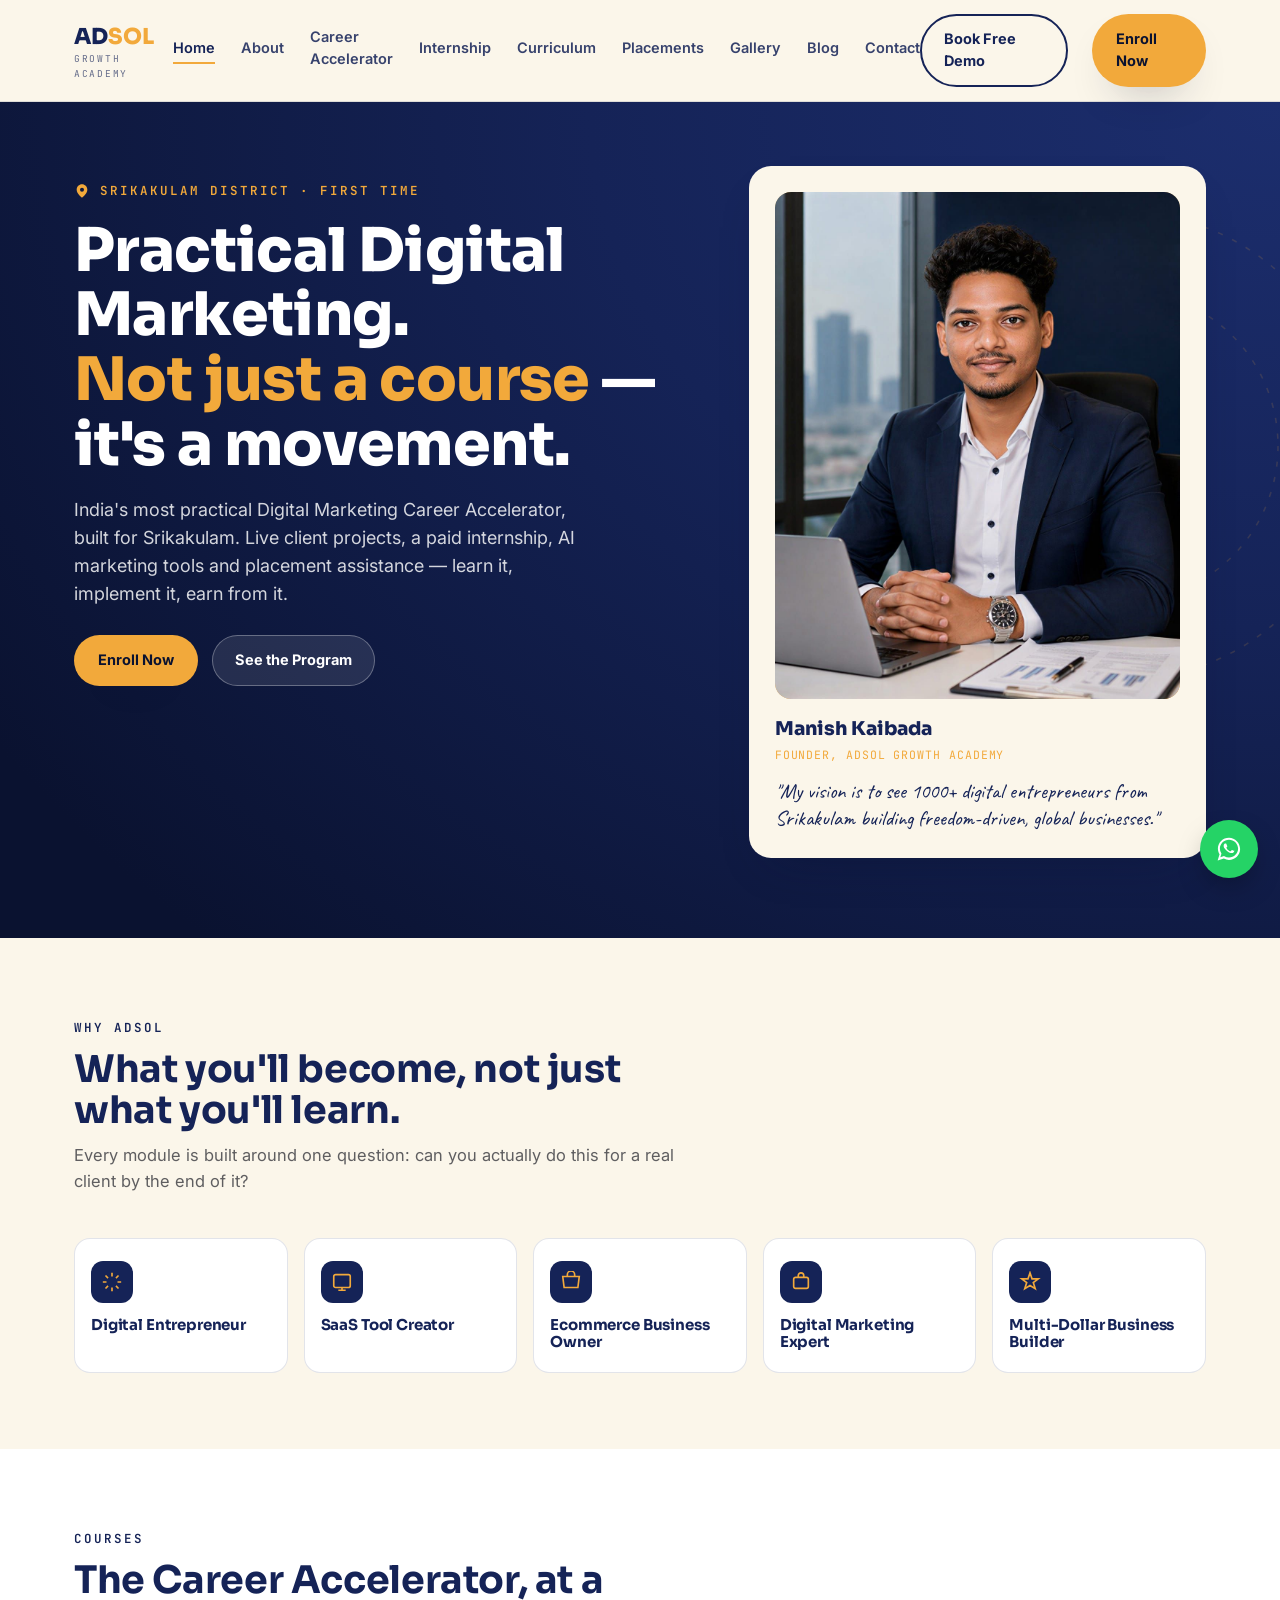
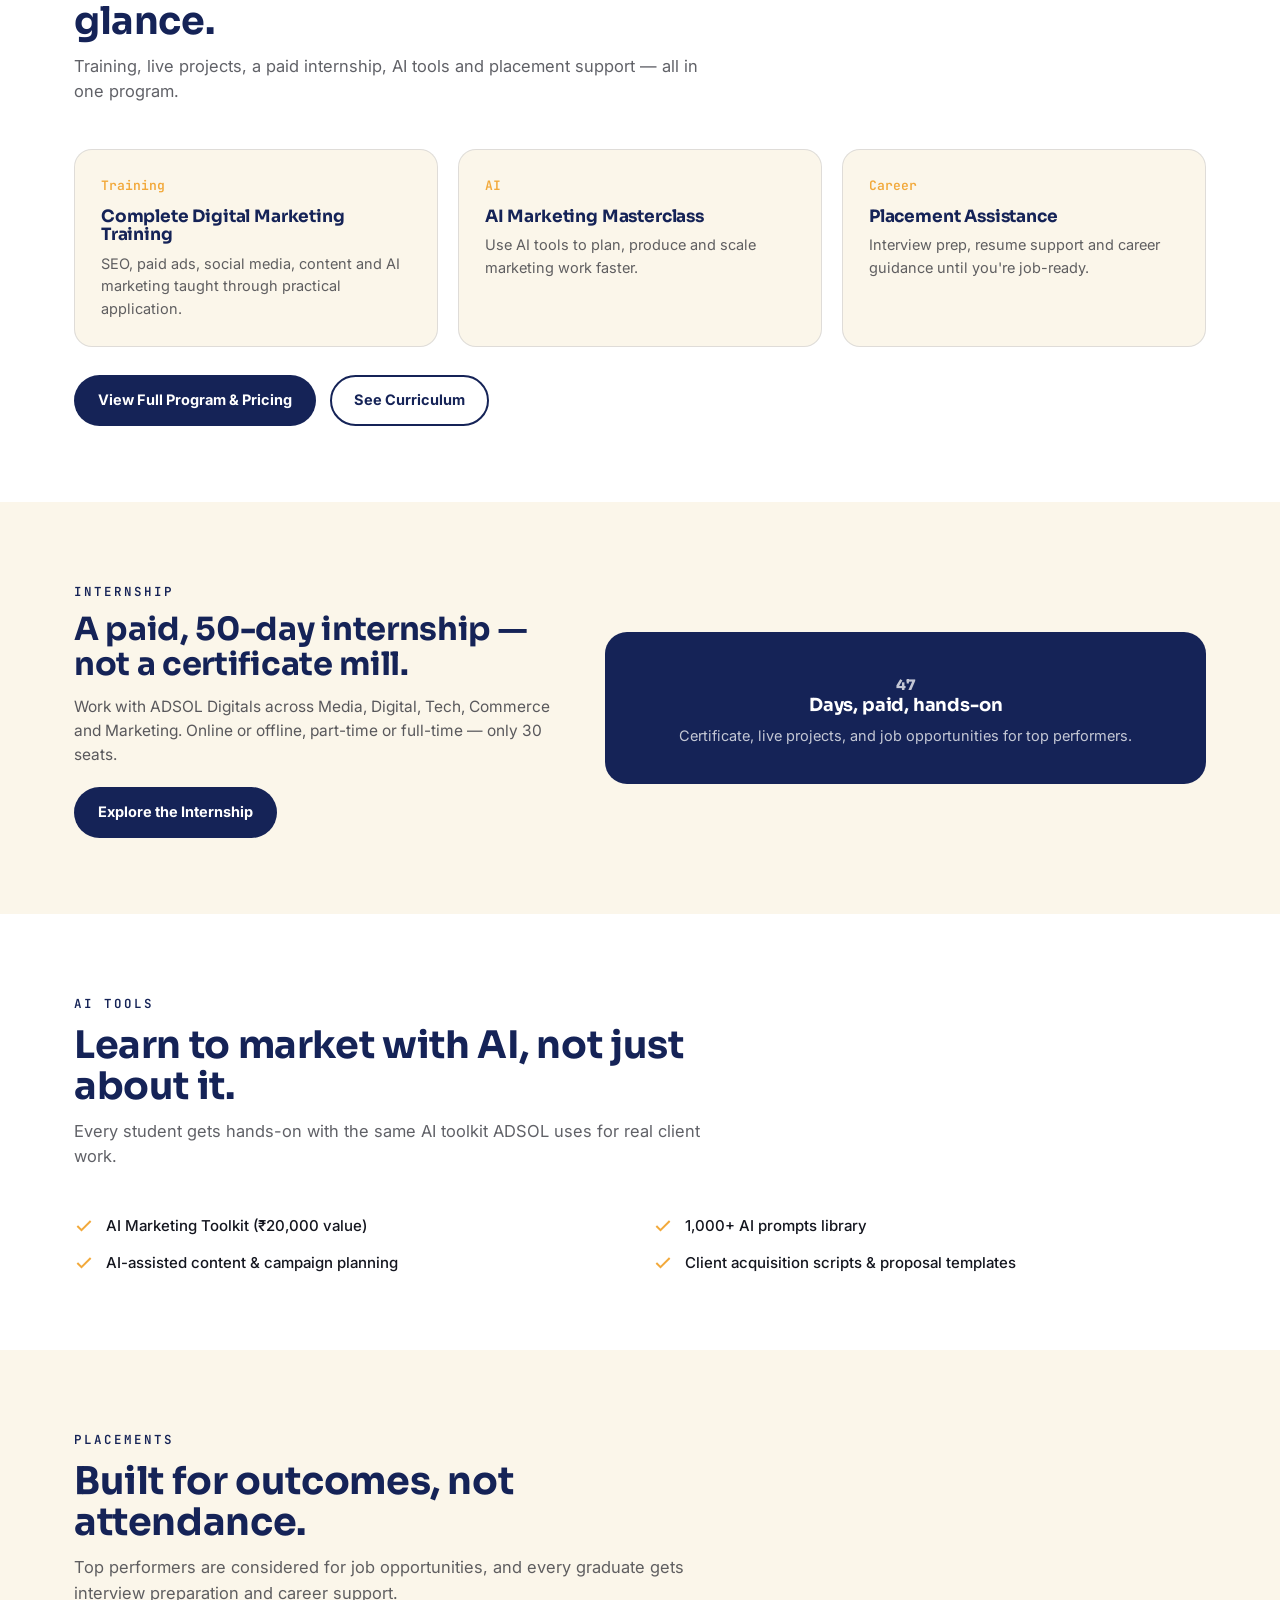
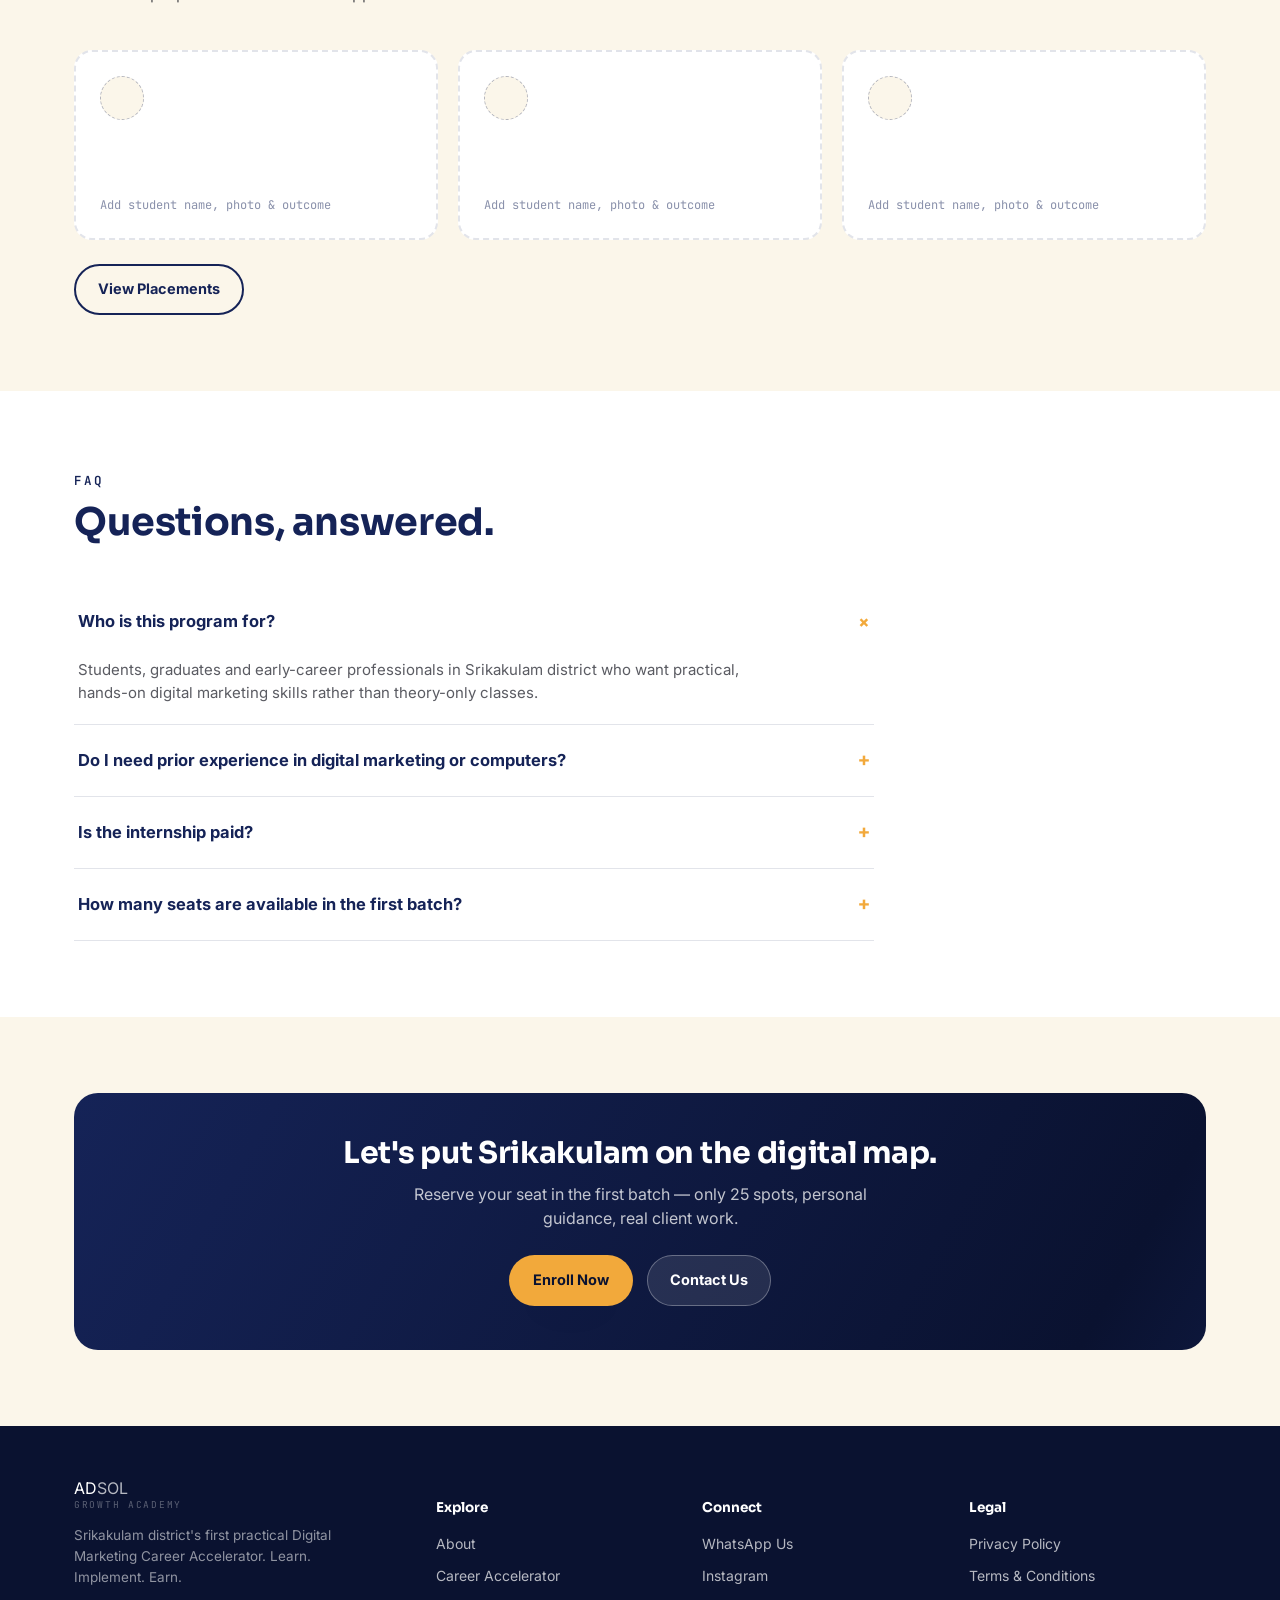
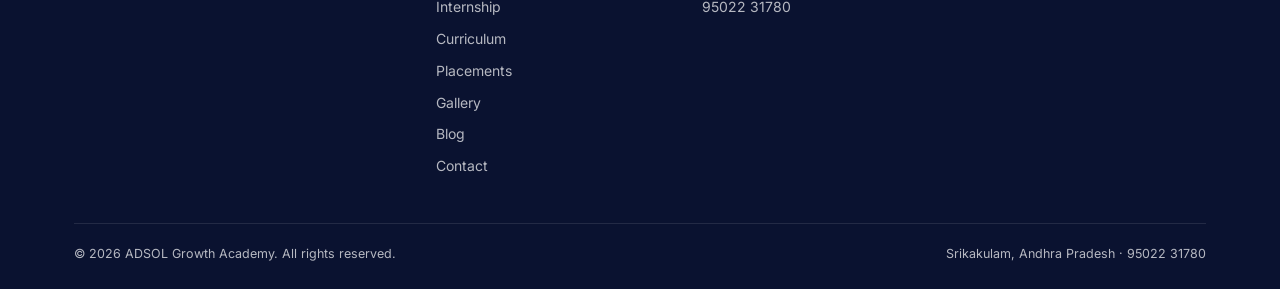
<file: index.html>
<!DOCTYPE html>
<html lang="en">
<head>
<meta charset="UTF-8">
<meta name="viewport" content="width=device-width, initial-scale=1.0">
<title>ADSOL Growth Academy | Digital Marketing Course &amp; Internship in Srikakulam</title>
<meta name="description" content="Join ADSOL Growth Academy — Srikakulam district's first practical Digital Marketing Career Accelerator. Live projects, paid internship, AI marketing tools and placement assistance.">
<meta name="keywords" content="digital marketing course Srikakulam, digital marketing internship, AI marketing course, Srikakulam digital marketing institute, ADSOL Growth Academy">

<meta property="og:type" content="website">
<meta property="og:title" content="ADSOL Growth Academy | Digital Marketing Course &amp; Internship in Srikakulam">
<meta property="og:description" content="Join ADSOL Growth Academy — Srikakulam district's first practical Digital Marketing Career Accelerator. Live projects, paid internship, AI marketing tools and placement assistance.">
<meta property="og:url" content="https://www.adsoldigitals.com/">
<meta property="og:image" content="https://www.adsoldigitals.com/og-image.jpg">
<meta property="og:locale" content="en_IN">

<meta name="twitter:card" content="summary_large_image">
<meta name="twitter:title" content="ADSOL Growth Academy | Digital Marketing Course &amp; Internship in Srikakulam">
<meta name="twitter:description" content="Join ADSOL Growth Academy — Srikakulam district's first practical Digital Marketing Career Accelerator. Live projects, paid internship, AI marketing tools and placement assistance.">

<link rel="preconnect" href="https://fonts.googleapis.com">
<link rel="preconnect" href="https://fonts.gstatic.com" crossorigin>
<link href="https://fonts.googleapis.com/css2?family=Sora:wght@400;500;600;700;800&family=Inter:wght@400;500;600;700&family=Caveat:wght@600;700&family=JetBrains+Mono:wght@500;600&display=swap" rel="stylesheet">
<link rel="stylesheet" href="styles.css">
<link rel="icon" type="image/png" sizes="32x32" href="assets/images/favicon-32.png">
<link rel="apple-touch-icon" sizes="180x180" href="assets/images/favicon-180.png">
<script type="application/ld+json">
{
  "@context": "https://schema.org",
  "@type": "EducationalOrganization",
  "name": "ADSOL Growth Academy",
  "alternateName": "ADSOL Digitals",
  "url": "https://www.adsoldigitals.com/",
  "description": "Srikakulam district's first practical Digital Marketing training institute offering live-project training, paid internships, AI marketing tools and placement assistance.",
  "address": {"@type": "PostalAddress", "addressLocality": "Srikakulam", "addressRegion": "Andhra Pradesh", "addressCountry": "IN"},
  "sameAs": ["https://www.instagram.com/adsoldigitals"],
  "founder": {"@type": "Person", "name": "Manish Kaibada"}
}
</script>
<script type="application/ld+json">
{
  "@context": "https://schema.org",
  "@type": "FAQPage",
  "mainEntity": [
    {"@type": "Question", "name": "Who is this program for?", "acceptedAnswer": {"@type": "Answer", "text": "Students, graduates and early-career professionals in Srikakulam district who want practical, hands-on digital marketing skills."}},
    {"@type": "Question", "name": "Is the internship paid?", "acceptedAnswer": {"@type": "Answer", "text": "Yes, the 50-day internship is paid, available online and offline, part-time or full-time."}},
    {"@type": "Question", "name": "How many seats are available in the first batch?", "acceptedAnswer": {"@type": "Answer", "text": "The first batch is limited to 25 members."}}
  ]
}
</script>
</head>
<body>
<header class="site">
  <div class="scroll-progress"><div class="scroll-progress-fill"></div></div>
  <div class="nav">
    <a href="index.html" class="logo">
      <div class="logo-col">
        <span><span class="ad">AD</span><span class="sol">SOL</span></span>
        <span class="logo-sub">GROWTH ACADEMY</span>
      </div>
    </a>
    <nav class="links">
      <a href="index.html" class="active">Home</a>
      <a href="about.html">About</a>
      <a href="career-accelerator.html">Career Accelerator</a>
      <a href="internship.html">Internship</a>
      <a href="curriculum.html">Curriculum</a>
      <a href="placements.html">Placements</a>
      <a href="gallery.html">Gallery</a>
      <a href="blog.html">Blog</a>
      <a href="contact.html">Contact</a>
    </nav>
    <div class="nav-cta">
      <a href="contact.html" class="btn btn-ghost">Book Free Demo</a>
      <a href="https://wa.me/919502231780?text=Hi%20ADSOL%2C%20I%27m%20interested%20in%20your%20Digital%20Marketing%20Course.%20Please%20share%20the%20complete%20details." class="btn btn-gold" target="_blank" rel="noopener">Enroll Now</a>
    </div>
    <button class="burger" aria-label="Menu"><span></span><span></span><span></span></button>
  </div>
</header>

<section class="hero" id="top">
  <svg class="hero-map" viewBox="0 0 200 200" fill="none">
    <circle cx="100" cy="100" r="90" stroke="#F2A93B" stroke-width="0.6" stroke-dasharray="2 4"/>
    <circle cx="100" cy="100" r="60" stroke="#F2A93B" stroke-width="0.6" stroke-dasharray="2 4"/>
    <path d="M100 30 L100 10 M100 10 L94 18 M100 10 L106 18" stroke="#F2A93B" stroke-width="1.4"/>
    <circle cx="100" cy="100" r="4" fill="#F2A93B"/>
  </svg>
  <div class="wrap">
    <div class="hero-grid">
      <div>
        <div class="pin-row">
          <svg viewBox="0 0 24 24"><path d="M12 2C7.6 2 4 5.6 4 10c0 6 8 12 8 12s8-6 8-12c0-4.4-3.6-8-8-8zm0 11a3 3 0 110-6 3 3 0 010 6z"/></svg>
          <span class="eyebrow">Srikakulam District &middot; First Time</span>
        </div>
        <h1>Practical Digital Marketing.<br><span class="hl">Not just a course</span> &mdash; it's a movement.</h1>
        <p class="lede">India's most practical Digital Marketing Career Accelerator, built for Srikakulam. Live client projects, a paid internship, AI marketing tools and placement assistance &mdash; learn it, implement it, earn from it.</p>
        <div class="hero-ctas">
          <a href="https://wa.me/919502231780?text=Hi%20ADSOL%2C%20I%27m%20interested%20in%20your%20Digital%20Marketing%20Course.%20Please%20share%20the%20complete%20details." class="btn btn-gold" target="_blank" rel="noopener">Enroll Now</a>
          <a href="career-accelerator.html" class="btn" style="background:rgba(255,255,255,0.1); color:#fff; border:1px solid rgba(255,255,255,0.3);">See the Program</a>
        </div>
        <div class="seat-card">
          <div class="seat-top"><span>First batch</span><strong>Only 25 members</strong></div>
          <div class="seat-bar"><div class="seat-fill"></div></div>
          <p class="seat-note">Small batch, personal guidance, big results. Limited seats &mdash; don't miss this opportunity.</p>
        </div>
      </div>
      <div class="founder-card">
        <div class="founder-photo filled"><img src="assets/images/founder-banner.jpg" alt="Manish Kaibada, Founder of ADSOL Growth Academy"></div>
        <p class="founder-name">Manish Kaibada</p>
        <p class="founder-role">Founder, ADSOL Growth Academy</p>
        <p class="founder-quote">"My vision is to see 1000+ digital entrepreneurs from Srikakulam building freedom-driven, global businesses."</p>
      </div>
    </div>
  </div>
</section>

<section id="why">
  <div class="wrap">
    <div class="section-head">
      <span class="eyebrow dark">Why ADSOL</span>
      <h2>What you'll become, not just what you'll learn.</h2>
      <p>Every module is built around one question: can you actually do this for a real client by the end of it?</p>
    </div>
    <div class="become-grid">
      <div class="become-card"><div class="become-icon"><svg viewBox="0 0 24 24"><path d="M12 2v4M12 18v4M4.9 4.9l2.8 2.8M16.3 16.3l2.8 2.8M2 12h4M18 12h4M4.9 19.1l2.8-2.8M16.3 7.7l2.8-2.8"/></svg></div><h4>Digital Entrepreneur</h4></div>
      <div class="become-card"><div class="become-icon"><svg viewBox="0 0 24 24"><rect x="3" y="4" width="18" height="14" rx="2"/><path d="M8 21h8M12 18v3"/></svg></div><h4>SaaS Tool Creator</h4></div>
      <div class="become-card"><div class="become-icon"><svg viewBox="0 0 24 24"><path d="M3 6h18l-1.5 12h-15L3 6z"/><path d="M8 6V4a4 4 0 018 0v2"/></svg></div><h4>Ecommerce Business Owner</h4></div>
      <div class="become-card"><div class="become-icon"><svg viewBox="0 0 24 24"><rect x="4" y="7" width="16" height="12" rx="2"/><path d="M9 7V5a3 3 0 016 0v2"/></svg></div><h4>Digital Marketing Expert</h4></div>
      <div class="become-card"><div class="become-icon"><svg viewBox="0 0 24 24"><path d="M12 2l2.2 6.6H21l-5.4 4 2.1 6.6L12 15.8 6.3 19.2l2.1-6.6L3 8.6h6.8z"/></svg></div><h4>Multi-Dollar Business Builder</h4></div>
    </div>
  </div>
</section>

<section class="section-alt">
  <div class="wrap">
    <div class="section-head">
      <span class="eyebrow dark">Courses</span>
      <h2>The Career Accelerator, at a glance.</h2>
      <p>Training, live projects, a paid internship, AI tools and placement support &mdash; all in one program.</p>
    </div>
    <div class="feature-grid">
      <div class="feature-card"><span class="feature-num">Training</span><h4>Complete Digital Marketing Training</h4><p>SEO, paid ads, social media, content and AI marketing taught through practical application.</p></div>
      <div class="feature-card"><span class="feature-num">AI</span><h4>AI Marketing Masterclass</h4><p>Use AI tools to plan, produce and scale marketing work faster.</p></div>
      <div class="feature-card"><span class="feature-num">Career</span><h4>Placement Assistance</h4><p>Interview prep, resume support and career guidance until you're job-ready.</p></div>
    </div>
    <div style="margin-top:28px; display:flex; gap:14px; flex-wrap:wrap;">
      <a href="career-accelerator.html" class="btn btn-navy">View Full Program &amp; Pricing</a>
      <a href="curriculum.html" class="btn btn-ghost">See Curriculum</a>
    </div>
  </div>
</section>

<section id="internship-teaser">
  <div class="wrap">
    <div class="split">
      <div>
        <span class="eyebrow dark">Internship</span>
        <h2 style="font-size:clamp(24px,3vw,32px); color:var(--navy); margin-top:10px;">A paid, 50-day internship &mdash; not a certificate mill.</h2>
        <p style="margin-top:14px; font-size:15.5px; color:rgba(20,22,31,0.7);">Work with ADSOL Digitals across Media, Digital, Tech, Commerce and Marketing. Online or offline, part-time or full-time &mdash; only 30 seats.</p>
        <a href="internship.html" class="btn btn-navy" style="margin-top:20px;">Explore the Internship</a>
      </div>
      <div class="days-block">
        <p class="days-num"><span class="count-up" data-target="50">0</span></p>
        <h4 style="color:#fff; font-size:18px; margin-top:4px;">Days, paid, hands-on</h4>
        <p>Certificate, live projects, and job opportunities for top performers.</p>
      </div>
    </div>
  </div>
</section>

<section class="section-alt">
  <div class="wrap">
    <div class="section-head">
      <span class="eyebrow dark">AI Tools</span>
      <h2>Learn to market with AI, not just about it.</h2>
      <p>Every student gets hands-on with the same AI toolkit ADSOL uses for real client work.</p>
    </div>
    <div class="check-grid">
      <div class="check-item"><svg viewBox="0 0 24 24"><path d="M20 6L9 17l-5-5"/></svg><p>AI Marketing Toolkit (&#8377;20,000 value)</p></div>
      <div class="check-item"><svg viewBox="0 0 24 24"><path d="M20 6L9 17l-5-5"/></svg><p>1,000+ AI prompts library</p></div>
      <div class="check-item"><svg viewBox="0 0 24 24"><path d="M20 6L9 17l-5-5"/></svg><p>AI-assisted content &amp; campaign planning</p></div>
      <div class="check-item"><svg viewBox="0 0 24 24"><path d="M20 6L9 17l-5-5"/></svg><p>Client acquisition scripts &amp; proposal templates</p></div>
    </div>
  </div>
</section>

<section id="placements-teaser">
  <div class="wrap">
    <div class="section-head">
      <span class="eyebrow dark">Placements</span>
      <h2>Built for outcomes, not attendance.</h2>
      <p>Top performers are considered for job opportunities, and every graduate gets interview preparation and career support.</p>
    </div>
    <div class="testi-grid">
      <div class="testi-card"><div class="testi-avatar"></div><p class="slot">Add student name, photo &amp; outcome</p></div>
      <div class="testi-card"><div class="testi-avatar"></div><p class="slot">Add student name, photo &amp; outcome</p></div>
      <div class="testi-card"><div class="testi-avatar"></div><p class="slot">Add student name, photo &amp; outcome</p></div>
    </div>
    <a href="placements.html" class="btn btn-ghost" style="margin-top:24px;">View Placements</a>
  </div>
</section>

<section class="section-alt" id="faq">
  <div class="wrap">
    <div class="section-head">
      <span class="eyebrow dark">FAQ</span>
      <h2>Questions, answered.</h2>
    </div>
    <div class="faq">
      <details class="faq-item" open>
        <summary class="faq-q">Who is this program for?<span class="plus">+</span></summary>
        <p class="faq-a">Students, graduates and early-career professionals in Srikakulam district who want practical, hands-on digital marketing skills rather than theory-only classes.</p>
      </details>
      <details class="faq-item">
        <summary class="faq-q">Do I need prior experience in digital marketing or computers?<span class="plus">+</span></summary>
        <p class="faq-a">No. The program is built for beginners and takes you step by step from fundamentals to live client work.</p>
      </details>
      <details class="faq-item">
        <summary class="faq-q">Is the internship paid?<span class="plus">+</span></summary>
        <p class="faq-a">Yes. The 50-day internship is paid, available online and offline, with part-time and full-time options.</p>
      </details>
      <details class="faq-item">
        <summary class="faq-q">How many seats are available in the first batch?<span class="plus">+</span></summary>
        <p class="faq-a">The first batch is limited to 25 members, kept intentionally small for personal guidance.</p>
      </details>
    </div>
  </div>
</section>

<section>
  <div class="wrap">
    <div class="cta-banner">
      <h3>Let's put Srikakulam on the digital map.</h3>
      <p>Reserve your seat in the first batch &mdash; only 25 spots, personal guidance, real client work.</p>
      <div class="ctas">
        <a href="https://wa.me/919502231780?text=Hi%20ADSOL%2C%20I%27m%20interested%20in%20your%20Digital%20Marketing%20Course.%20Please%20share%20the%20complete%20details." class="btn btn-gold" target="_blank" rel="noopener">Enroll Now</a>
        <a href="contact.html" class="btn" style="background:rgba(255,255,255,0.1); color:#fff; border:1px solid rgba(255,255,255,0.3);">Contact Us</a>
      </div>
    </div>
  </div>
</section>
<footer>
  <div class="wrap">
    <div class="foot-grid">
      <div>
        <div class="logo-col" style="margin-bottom:12px;">
          <span><span class="ad" style="color:#fff;">AD</span><span class="sol">SOL</span></span>
          <span class="logo-sub" style="color:rgba(255,255,255,0.5);">GROWTH ACADEMY</span>
        </div>
        <p style="font-size:13.5px; color:rgba(255,255,255,0.55); max-width:260px;">Srikakulam district's first practical Digital Marketing Career Accelerator. Learn. Implement. Earn.</p>
      </div>
      <div>
        <h5>Explore</h5>
        <ul>
          <li><a href="about.html">About</a></li>
          <li><a href="career-accelerator.html">Career Accelerator</a></li>
          <li><a href="internship.html">Internship</a></li>
          <li><a href="curriculum.html">Curriculum</a></li>
          <li><a href="placements.html">Placements</a></li>
          <li><a href="gallery.html">Gallery</a></li>
          <li><a href="blog.html">Blog</a></li>
          <li><a href="contact.html">Contact</a></li>
        </ul>
      </div>
      <div>
        <h5>Connect</h5>
        <ul>
          <li><a href="https://wa.me/919502231780?text=Hi%20ADSOL%2C%20I%27m%20interested%20in%20your%20Digital%20Marketing%20Course.%20Please%20share%20the%20complete%20details." target="_blank" rel="noopener">WhatsApp Us</a></li>
          <li><a href="https://www.instagram.com/adsoldigitals" target="_blank" rel="noopener">Instagram</a></li>
          <li><a href="tel:+919502231780">95022 31780</a></li>
        </ul>
      </div>
      <div>
        <h5>Legal</h5>
        <ul>
          <li><a href="privacy-policy.html">Privacy Policy</a></li>
          <li><a href="terms-conditions.html">Terms &amp; Conditions</a></li>
        </ul>
      </div>
    </div>
    <div class="foot-bottom">
      <span>&copy; 2026 ADSOL Growth Academy. All rights reserved.</span>
      <span>Srikakulam, Andhra Pradesh &middot; 95022 31780</span>
    </div>
  </div>
</footer>
<a class="wa-float" href="https://wa.me/919502231780?text=Hi%20ADSOL%2C%20I%27m%20interested%20in%20your%20Digital%20Marketing%20Course.%20Please%20share%20the%20complete%20details." target="_blank" rel="noopener" aria-label="Chat on WhatsApp">
  <svg viewBox="0 0 32 32"><path d="M16 3C9 3 3.3 8.6 3.3 15.5c0 2.4.7 4.7 1.9 6.6L3 29l7.1-2.1c1.8 1 3.8 1.6 5.9 1.6 7 0 12.7-5.6 12.7-12.5S23 3 16 3zm0 22.7c-1.9 0-3.7-.5-5.3-1.5l-.4-.2-4.2 1.3 1.3-4.1-.2-.4a10.3 10.3 0 01-1.6-5.5C5.6 9.9 10.3 5.3 16 5.3S26.4 9.9 26.4 15.5 21.7 25.7 16 25.7zm5.8-7.6c-.3-.2-1.9-.9-2.1-1-.3-.1-.5-.2-.7.2s-.9 1-1 1.2c-.2.2-.4.2-.7 0-.3-.1-1.3-.5-2.5-1.5-.9-.8-1.5-1.8-1.7-2.2-.2-.3 0-.5.1-.7.1-.1.3-.4.5-.5.2-.2.2-.3.3-.5.1-.2 0-.4 0-.6-.1-.2-.7-1.7-1-2.3-.3-.6-.5-.5-.7-.5h-.6c-.2 0-.5.1-.8.4-.3.3-1 1-1 2.4s1 2.8 1.2 3c.1.2 2.1 3.1 5 4.4.7.3 1.3.5 1.7.6.7.2 1.4.2 1.9.1.6-.1 1.9-.8 2.1-1.5.3-.7.3-1.4.2-1.5-.1-.1-.3-.2-.6-.3z"/></svg>
</a>
<a class="wa-sticky-mobile" href="https://wa.me/919502231780?text=Hi%20ADSOL%2C%20I%27m%20interested%20in%20your%20Digital%20Marketing%20Course.%20Please%20share%20the%20complete%20details." target="_blank" rel="noopener">
  <svg viewBox="0 0 32 32"><path d="M16 3C9 3 3.3 8.6 3.3 15.5c0 2.4.7 4.7 1.9 6.6L3 29l7.1-2.1c1.8 1 3.8 1.6 5.9 1.6 7 0 12.7-5.6 12.7-12.5S23 3 16 3zm0 22.7c-1.9 0-3.7-.5-5.3-1.5l-.4-.2-4.2 1.3 1.3-4.1-.2-.4a10.3 10.3 0 01-1.6-5.5C5.6 9.9 10.3 5.3 16 5.3S26.4 9.9 26.4 15.5 21.7 25.7 16 25.7z"/></svg>
  Chat with an Admission Counselor
</a>
<script>
const burger = document.querySelector('.burger');
const links = document.querySelector('nav.links');
burger?.addEventListener('click', () => {
  const open = links.style.display === 'flex';
  links.style.cssText = open ? '' : 'display:flex; position:fixed; top:64px; left:0; right:0; background:#FBF6EA; flex-direction:column; padding:20px 24px; gap:18px; box-shadow:0 12px 20px -10px rgba(0,0,0,0.2); z-index:99;';
});
document.getElementById('contactForm')?.addEventListener('submit', function(e){
  e.preventDefault();
  const name = document.getElementById('cf-name').value.trim();
  const phone = document.getElementById('cf-phone').value.trim();
  const interest = document.getElementById('cf-interest').value;
  const msg = `Hi ADSOL, my name is ${name} (${phone}). I'm interested in: ${interest}. Please share the complete details.`;
  window.open(`https://wa.me/919502231780?text=${encodeURIComponent(msg)}`, '_blank');
});

/* sticky header shadow + scroll progress bar */
const siteHeader = document.querySelector('header.site');
const progressFill = document.querySelector('.scroll-progress-fill');
const onScroll = () => {
  if (siteHeader) siteHeader.classList.toggle('scrolled', window.scrollY > 8);
  if (progressFill){
    const doc = document.documentElement;
    const scrollable = doc.scrollHeight - doc.clientHeight;
    const pct = scrollable > 0 ? (window.scrollY / scrollable) * 100 : 0;
    progressFill.style.width = pct + '%';
  }
};
window.addEventListener('scroll', onScroll, { passive: true });
onScroll();

/* hero load-in stagger on first paint */
const loadInEls = document.querySelectorAll('.hero .pin-row, .hero h1, .hero p.lede, .hero .hero-ctas, .hero .seat-card, .hero .founder-card, .page-hero .breadcrumb, .page-hero h1, .page-hero p.lede');
loadInEls.forEach((el, i) => {
  el.classList.add('load-in');
  el.style.animationDelay = (i * 0.09) + 's';
});

/* scroll-reveal for cards and content blocks */
const revealSelectors = '.become-card, .feature-card, .road-step, .module-row, .testi-card, .blog-card, .bonus-item, .meta-pill, .niche-chip, .tool-chip, .check-item, .price-card, .value-table, .cert-card, .promise-box, .days-block, .partner-slot, .insta-slot, .process-step, .contact-info-card, .contact-form';
const revealEls = document.querySelectorAll(revealSelectors);
if ('IntersectionObserver' in window && revealEls.length){
  revealEls.forEach((el, i) => {
    el.classList.add('reveal');
    el.style.transitionDelay = ((i % 6) * 0.06) + 's';
  });
  const io = new IntersectionObserver((entries) => {
    entries.forEach(entry => {
      if (entry.isIntersecting){
        entry.target.classList.add('in-view');
        io.unobserve(entry.target);
      }
    });
  }, { threshold: 0.12, rootMargin: '0px 0px -40px 0px' });
  revealEls.forEach(el => io.observe(el));
} else {
  revealEls.forEach(el => el.classList.add('reveal', 'in-view'));
}

/* count-up numerals when they scroll into view */
const countEls = document.querySelectorAll('.count-up');
const animateCount = (el) => {
  const target = parseFloat(el.dataset.target || '0');
  const prefix = el.dataset.prefix || '';
  const suffix = el.dataset.suffix || '';
  const duration = 1200;
  const start = performance.now();
  const step = (now) => {
    const p = Math.min((now - start) / duration, 1);
    const eased = 1 - Math.pow(1 - p, 3);
    const val = Math.round(target * eased);
    el.textContent = prefix + val.toLocaleString('en-IN') + suffix;
    if (p < 1) requestAnimationFrame(step);
  };
  requestAnimationFrame(step);
};
if ('IntersectionObserver' in window && countEls.length){
  const cio = new IntersectionObserver((entries) => {
    entries.forEach(entry => {
      if (entry.isIntersecting){
        animateCount(entry.target);
        cio.unobserve(entry.target);
      }
    });
  }, { threshold: 0.4 });
  countEls.forEach(el => cio.observe(el));
}
</script>
</body>
</html>
</file>
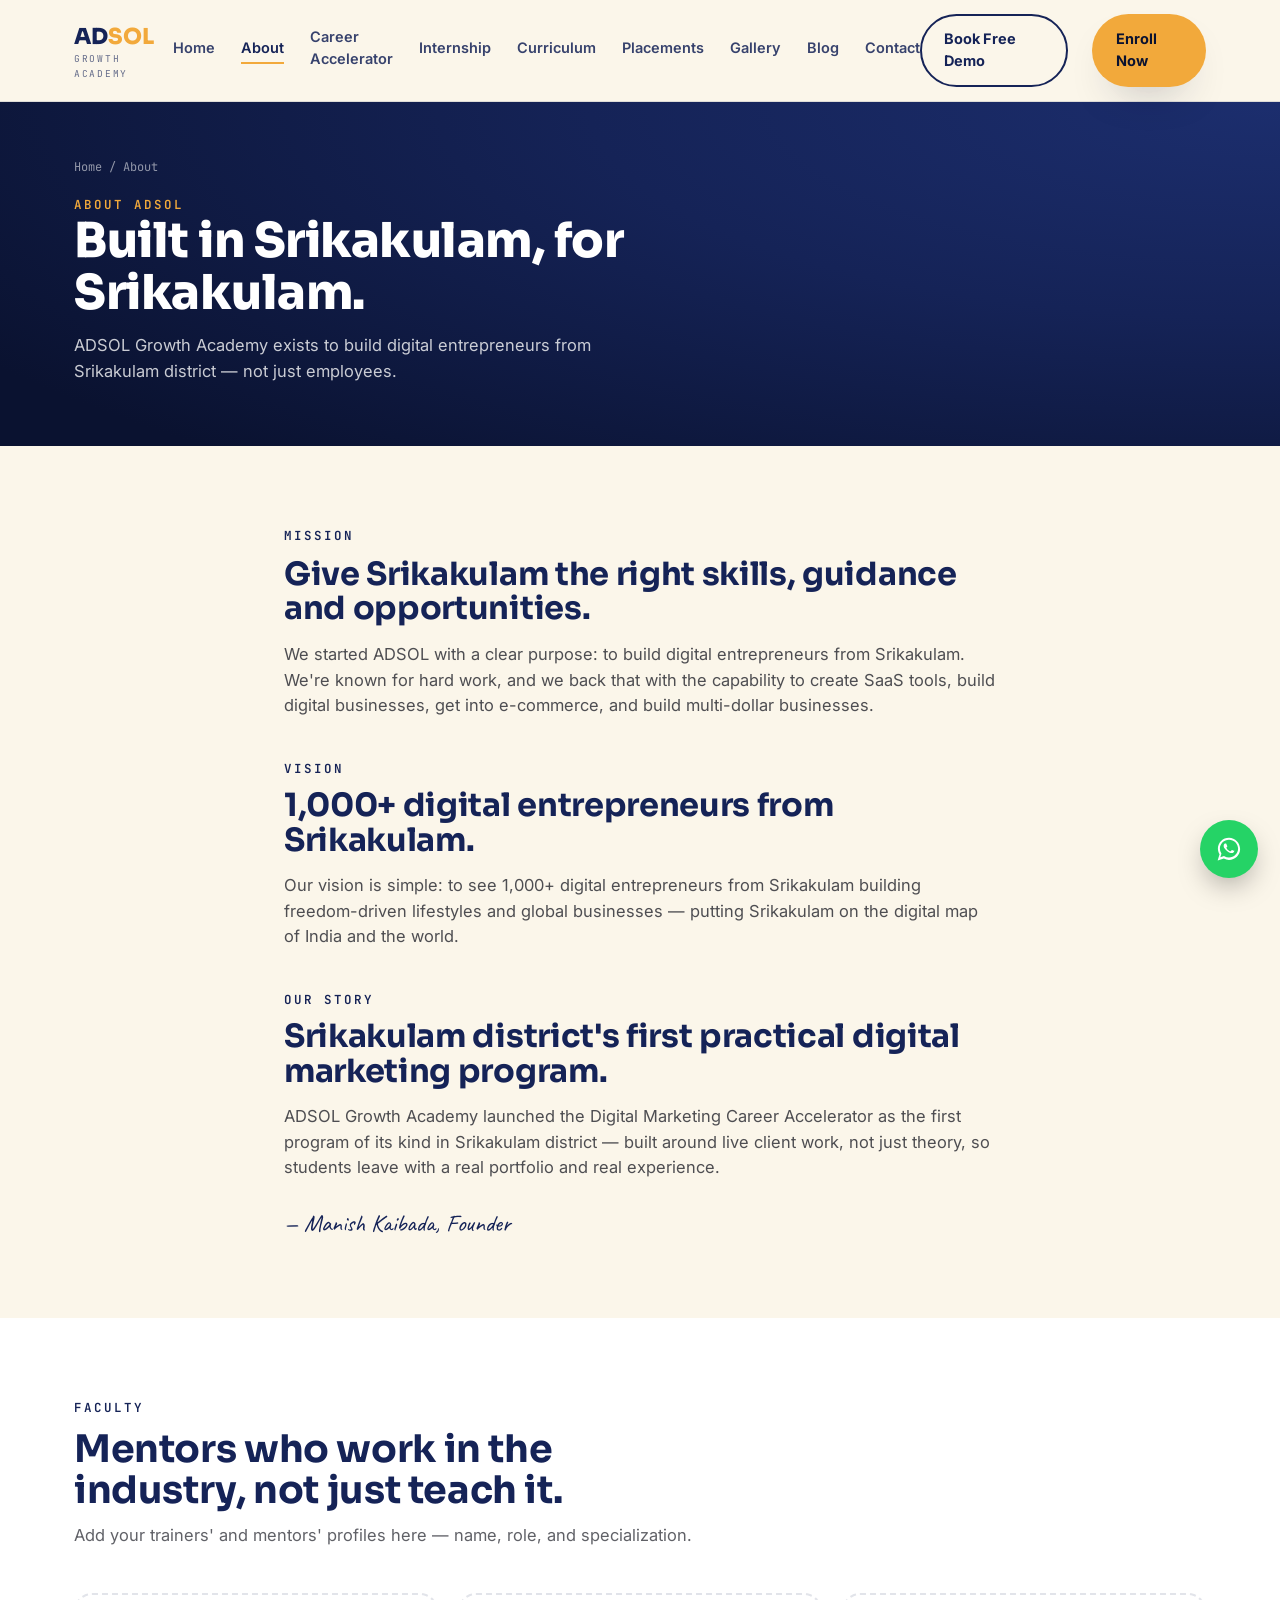
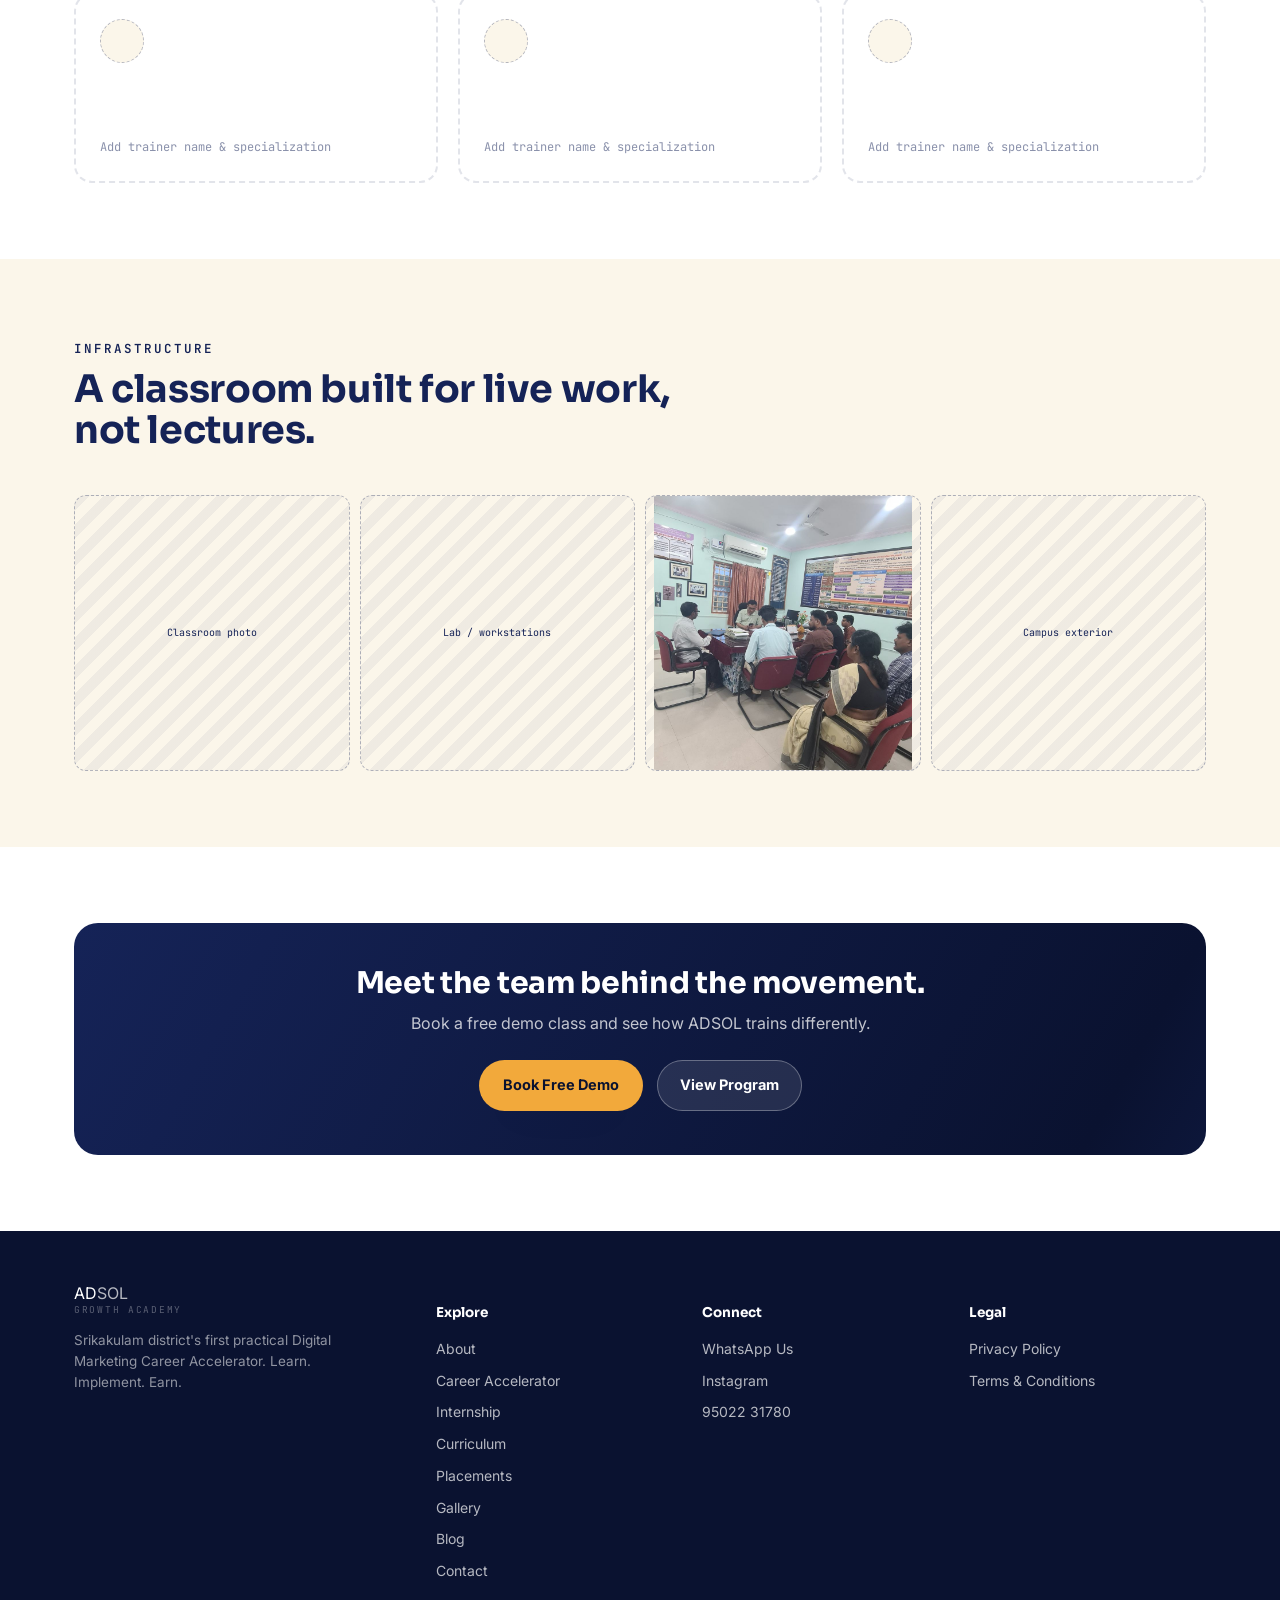
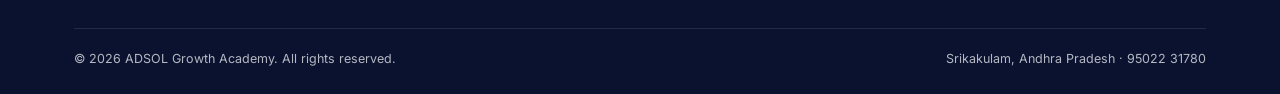
<file: about.html>
<!DOCTYPE html>
<html lang="en">
<head>
<meta charset="UTF-8">
<meta name="viewport" content="width=device-width, initial-scale=1.0">
<title>About ADSOL Growth Academy | Digital Marketing Training, Srikakulam</title>
<meta name="description" content="ADSOL Growth Academy's mission, vision and story — Srikakulam district's first practical Digital Marketing training institute, founded by Manish Kaibada.">
<meta name="keywords" content="digital marketing course Srikakulam, digital marketing internship, AI marketing course, Srikakulam digital marketing institute, ADSOL Growth Academy">

<meta property="og:type" content="website">
<meta property="og:title" content="About ADSOL Growth Academy | Digital Marketing Training, Srikakulam">
<meta property="og:description" content="ADSOL Growth Academy's mission, vision and story — Srikakulam district's first practical Digital Marketing training institute, founded by Manish Kaibada.">
<meta property="og:url" content="https://www.adsoldigitals.com/">
<meta property="og:image" content="https://www.adsoldigitals.com/og-image.jpg">
<meta property="og:locale" content="en_IN">

<meta name="twitter:card" content="summary_large_image">
<meta name="twitter:title" content="About ADSOL Growth Academy | Digital Marketing Training, Srikakulam">
<meta name="twitter:description" content="ADSOL Growth Academy's mission, vision and story — Srikakulam district's first practical Digital Marketing training institute, founded by Manish Kaibada.">

<link rel="preconnect" href="https://fonts.googleapis.com">
<link rel="preconnect" href="https://fonts.gstatic.com" crossorigin>
<link href="https://fonts.googleapis.com/css2?family=Sora:wght@400;500;600;700;800&family=Inter:wght@400;500;600;700&family=Caveat:wght@600;700&family=JetBrains+Mono:wght@500;600&display=swap" rel="stylesheet">
<link rel="stylesheet" href="styles.css">
<link rel="icon" type="image/png" sizes="32x32" href="assets/images/favicon-32.png">
<link rel="apple-touch-icon" sizes="180x180" href="assets/images/favicon-180.png">

</head>
<body>
<header class="site">
  <div class="scroll-progress"><div class="scroll-progress-fill"></div></div>
  <div class="nav">
    <a href="index.html" class="logo">
      <div class="logo-col">
        <span><span class="ad">AD</span><span class="sol">SOL</span></span>
        <span class="logo-sub">GROWTH ACADEMY</span>
      </div>
    </a>
    <nav class="links">
      <a href="index.html">Home</a>
      <a href="about.html" class="active">About</a>
      <a href="career-accelerator.html">Career Accelerator</a>
      <a href="internship.html">Internship</a>
      <a href="curriculum.html">Curriculum</a>
      <a href="placements.html">Placements</a>
      <a href="gallery.html">Gallery</a>
      <a href="blog.html">Blog</a>
      <a href="contact.html">Contact</a>
    </nav>
    <div class="nav-cta">
      <a href="contact.html" class="btn btn-ghost">Book Free Demo</a>
      <a href="https://wa.me/919502231780?text=Hi%20ADSOL%2C%20I%27m%20interested%20in%20your%20Digital%20Marketing%20Course.%20Please%20share%20the%20complete%20details." class="btn btn-gold" target="_blank" rel="noopener">Enroll Now</a>
    </div>
    <button class="burger" aria-label="Menu"><span></span><span></span><span></span></button>
  </div>
</header>

<section class="page-hero">
  <div class="wrap">
    <div class="breadcrumb"><a href="index.html">Home</a> / About</div>
    <span class="eyebrow">About ADSOL</span>
    <h1>Built in Srikakulam, for Srikakulam.</h1>
    <p class="lede">ADSOL Growth Academy exists to build digital entrepreneurs from Srikakulam district &mdash; not just employees.</p>
  </div>
</section>

<section>
  <div class="wrap" style="max-width:760px;">
    <span class="eyebrow dark">Mission</span>
    <h2 style="font-size:clamp(24px,3vw,32px); color:var(--navy); margin-top:10px;">Give Srikakulam the right skills, guidance and opportunities.</h2>
    <p style="margin-top:16px; font-size:16.5px; color:rgba(20,22,31,0.75);">We started ADSOL with a clear purpose: to build digital entrepreneurs from Srikakulam. We're known for hard work, and we back that with the capability to create SaaS tools, build digital businesses, get into e-commerce, and build multi-dollar businesses.</p>

    <span class="eyebrow dark" style="display:block; margin-top:40px;">Vision</span>
    <h2 style="font-size:clamp(24px,3vw,32px); color:var(--navy); margin-top:10px;">1,000+ digital entrepreneurs from Srikakulam.</h2>
    <p style="margin-top:16px; font-size:16.5px; color:rgba(20,22,31,0.75);">Our vision is simple: to see 1,000+ digital entrepreneurs from Srikakulam building freedom-driven lifestyles and global businesses &mdash; putting Srikakulam on the digital map of India and the world.</p>

    <span class="eyebrow dark" style="display:block; margin-top:40px;">Our Story</span>
    <h2 style="font-size:clamp(24px,3vw,32px); color:var(--navy); margin-top:10px;">Srikakulam district's first practical digital marketing program.</h2>
    <p style="margin-top:16px; font-size:16.5px; color:rgba(20,22,31,0.75);">ADSOL Growth Academy launched the Digital Marketing Career Accelerator as the first program of its kind in Srikakulam district &mdash; built around live client work, not just theory, so students leave with a real portfolio and real experience.</p>
    <p style="margin-top:24px; font-family:var(--script); font-size:24px; color:var(--navy);">&mdash; Manish Kaibada, Founder</p>
  </div>
</section>

<section class="section-alt">
  <div class="wrap">
    <div class="section-head">
      <span class="eyebrow dark">Faculty</span>
      <h2>Mentors who work in the industry, not just teach it.</h2>
      <p>Add your trainers' and mentors' profiles here &mdash; name, role, and specialization.</p>
    </div>
    <div class="testi-grid">
      <div class="testi-card"><div class="testi-avatar"></div><p class="slot">Add trainer name &amp; specialization</p></div>
      <div class="testi-card"><div class="testi-avatar"></div><p class="slot">Add trainer name &amp; specialization</p></div>
      <div class="testi-card"><div class="testi-avatar"></div><p class="slot">Add trainer name &amp; specialization</p></div>
    </div>
  </div>
</section>

<section>
  <div class="wrap">
    <div class="section-head">
      <span class="eyebrow dark">Infrastructure</span>
      <h2>A classroom built for live work, not lectures.</h2>
    </div>
    <div class="insta-grid" style="grid-template-columns:repeat(4,1fr);">
      <div class="insta-slot">Classroom photo</div>
      <div class="insta-slot">Lab / workstations</div>
      <div class="insta-slot filled"><img src="assets/images/meeting-room.jpg" alt="ADSOL mentorship and meeting room"></div>
      <div class="insta-slot">Campus exterior</div>
    </div>
  </div>
</section>

<section class="section-alt">
  <div class="wrap">
    <div class="cta-banner">
      <h3>Meet the team behind the movement.</h3>
      <p>Book a free demo class and see how ADSOL trains differently.</p>
      <div class="ctas">
        <a href="contact.html" class="btn btn-gold">Book Free Demo</a>
        <a href="career-accelerator.html" class="btn" style="background:rgba(255,255,255,0.1); color:#fff; border:1px solid rgba(255,255,255,0.3);">View Program</a>
      </div>
    </div>
  </div>
</section>
<footer>
  <div class="wrap">
    <div class="foot-grid">
      <div>
        <div class="logo-col" style="margin-bottom:12px;">
          <span><span class="ad" style="color:#fff;">AD</span><span class="sol">SOL</span></span>
          <span class="logo-sub" style="color:rgba(255,255,255,0.5);">GROWTH ACADEMY</span>
        </div>
        <p style="font-size:13.5px; color:rgba(255,255,255,0.55); max-width:260px;">Srikakulam district's first practical Digital Marketing Career Accelerator. Learn. Implement. Earn.</p>
      </div>
      <div>
        <h5>Explore</h5>
        <ul>
          <li><a href="about.html">About</a></li>
          <li><a href="career-accelerator.html">Career Accelerator</a></li>
          <li><a href="internship.html">Internship</a></li>
          <li><a href="curriculum.html">Curriculum</a></li>
          <li><a href="placements.html">Placements</a></li>
          <li><a href="gallery.html">Gallery</a></li>
          <li><a href="blog.html">Blog</a></li>
          <li><a href="contact.html">Contact</a></li>
        </ul>
      </div>
      <div>
        <h5>Connect</h5>
        <ul>
          <li><a href="https://wa.me/919502231780?text=Hi%20ADSOL%2C%20I%27m%20interested%20in%20your%20Digital%20Marketing%20Course.%20Please%20share%20the%20complete%20details." target="_blank" rel="noopener">WhatsApp Us</a></li>
          <li><a href="https://www.instagram.com/adsoldigitals" target="_blank" rel="noopener">Instagram</a></li>
          <li><a href="tel:+919502231780">95022 31780</a></li>
        </ul>
      </div>
      <div>
        <h5>Legal</h5>
        <ul>
          <li><a href="privacy-policy.html">Privacy Policy</a></li>
          <li><a href="terms-conditions.html">Terms &amp; Conditions</a></li>
        </ul>
      </div>
    </div>
    <div class="foot-bottom">
      <span>&copy; 2026 ADSOL Growth Academy. All rights reserved.</span>
      <span>Srikakulam, Andhra Pradesh &middot; 95022 31780</span>
    </div>
  </div>
</footer>
<a class="wa-float" href="https://wa.me/919502231780?text=Hi%20ADSOL%2C%20I%27m%20interested%20in%20your%20Digital%20Marketing%20Course.%20Please%20share%20the%20complete%20details." target="_blank" rel="noopener" aria-label="Chat on WhatsApp">
  <svg viewBox="0 0 32 32"><path d="M16 3C9 3 3.3 8.6 3.3 15.5c0 2.4.7 4.7 1.9 6.6L3 29l7.1-2.1c1.8 1 3.8 1.6 5.9 1.6 7 0 12.7-5.6 12.7-12.5S23 3 16 3zm0 22.7c-1.9 0-3.7-.5-5.3-1.5l-.4-.2-4.2 1.3 1.3-4.1-.2-.4a10.3 10.3 0 01-1.6-5.5C5.6 9.9 10.3 5.3 16 5.3S26.4 9.9 26.4 15.5 21.7 25.7 16 25.7zm5.8-7.6c-.3-.2-1.9-.9-2.1-1-.3-.1-.5-.2-.7.2s-.9 1-1 1.2c-.2.2-.4.2-.7 0-.3-.1-1.3-.5-2.5-1.5-.9-.8-1.5-1.8-1.7-2.2-.2-.3 0-.5.1-.7.1-.1.3-.4.5-.5.2-.2.2-.3.3-.5.1-.2 0-.4 0-.6-.1-.2-.7-1.7-1-2.3-.3-.6-.5-.5-.7-.5h-.6c-.2 0-.5.1-.8.4-.3.3-1 1-1 2.4s1 2.8 1.2 3c.1.2 2.1 3.1 5 4.4.7.3 1.3.5 1.7.6.7.2 1.4.2 1.9.1.6-.1 1.9-.8 2.1-1.5.3-.7.3-1.4.2-1.5-.1-.1-.3-.2-.6-.3z"/></svg>
</a>
<a class="wa-sticky-mobile" href="https://wa.me/919502231780?text=Hi%20ADSOL%2C%20I%27m%20interested%20in%20your%20Digital%20Marketing%20Course.%20Please%20share%20the%20complete%20details." target="_blank" rel="noopener">
  <svg viewBox="0 0 32 32"><path d="M16 3C9 3 3.3 8.6 3.3 15.5c0 2.4.7 4.7 1.9 6.6L3 29l7.1-2.1c1.8 1 3.8 1.6 5.9 1.6 7 0 12.7-5.6 12.7-12.5S23 3 16 3zm0 22.7c-1.9 0-3.7-.5-5.3-1.5l-.4-.2-4.2 1.3 1.3-4.1-.2-.4a10.3 10.3 0 01-1.6-5.5C5.6 9.9 10.3 5.3 16 5.3S26.4 9.9 26.4 15.5 21.7 25.7 16 25.7z"/></svg>
  Chat with an Admission Counselor
</a>
<script>
const burger = document.querySelector('.burger');
const links = document.querySelector('nav.links');
burger?.addEventListener('click', () => {
  const open = links.style.display === 'flex';
  links.style.cssText = open ? '' : 'display:flex; position:fixed; top:64px; left:0; right:0; background:#FBF6EA; flex-direction:column; padding:20px 24px; gap:18px; box-shadow:0 12px 20px -10px rgba(0,0,0,0.2); z-index:99;';
});
document.getElementById('contactForm')?.addEventListener('submit', function(e){
  e.preventDefault();
  const name = document.getElementById('cf-name').value.trim();
  const phone = document.getElementById('cf-phone').value.trim();
  const interest = document.getElementById('cf-interest').value;
  const msg = `Hi ADSOL, my name is ${name} (${phone}). I'm interested in: ${interest}. Please share the complete details.`;
  window.open(`https://wa.me/919502231780?text=${encodeURIComponent(msg)}`, '_blank');
});

/* sticky header shadow + scroll progress bar */
const siteHeader = document.querySelector('header.site');
const progressFill = document.querySelector('.scroll-progress-fill');
const onScroll = () => {
  if (siteHeader) siteHeader.classList.toggle('scrolled', window.scrollY > 8);
  if (progressFill){
    const doc = document.documentElement;
    const scrollable = doc.scrollHeight - doc.clientHeight;
    const pct = scrollable > 0 ? (window.scrollY / scrollable) * 100 : 0;
    progressFill.style.width = pct + '%';
  }
};
window.addEventListener('scroll', onScroll, { passive: true });
onScroll();

/* hero load-in stagger on first paint */
const loadInEls = document.querySelectorAll('.hero .pin-row, .hero h1, .hero p.lede, .hero .hero-ctas, .hero .seat-card, .hero .founder-card, .page-hero .breadcrumb, .page-hero h1, .page-hero p.lede');
loadInEls.forEach((el, i) => {
  el.classList.add('load-in');
  el.style.animationDelay = (i * 0.09) + 's';
});

/* scroll-reveal for cards and content blocks */
const revealSelectors = '.become-card, .feature-card, .road-step, .module-row, .testi-card, .blog-card, .bonus-item, .meta-pill, .niche-chip, .tool-chip, .check-item, .price-card, .value-table, .cert-card, .promise-box, .days-block, .partner-slot, .insta-slot, .process-step, .contact-info-card, .contact-form';
const revealEls = document.querySelectorAll(revealSelectors);
if ('IntersectionObserver' in window && revealEls.length){
  revealEls.forEach((el, i) => {
    el.classList.add('reveal');
    el.style.transitionDelay = ((i % 6) * 0.06) + 's';
  });
  const io = new IntersectionObserver((entries) => {
    entries.forEach(entry => {
      if (entry.isIntersecting){
        entry.target.classList.add('in-view');
        io.unobserve(entry.target);
      }
    });
  }, { threshold: 0.12, rootMargin: '0px 0px -40px 0px' });
  revealEls.forEach(el => io.observe(el));
} else {
  revealEls.forEach(el => el.classList.add('reveal', 'in-view'));
}

/* count-up numerals when they scroll into view */
const countEls = document.querySelectorAll('.count-up');
const animateCount = (el) => {
  const target = parseFloat(el.dataset.target || '0');
  const prefix = el.dataset.prefix || '';
  const suffix = el.dataset.suffix || '';
  const duration = 1200;
  const start = performance.now();
  const step = (now) => {
    const p = Math.min((now - start) / duration, 1);
    const eased = 1 - Math.pow(1 - p, 3);
    const val = Math.round(target * eased);
    el.textContent = prefix + val.toLocaleString('en-IN') + suffix;
    if (p < 1) requestAnimationFrame(step);
  };
  requestAnimationFrame(step);
};
if ('IntersectionObserver' in window && countEls.length){
  const cio = new IntersectionObserver((entries) => {
    entries.forEach(entry => {
      if (entry.isIntersecting){
        animateCount(entry.target);
        cio.unobserve(entry.target);
      }
    });
  }, { threshold: 0.4 });
  countEls.forEach(el => cio.observe(el));
}
</script>
</body>
</html>
</file>
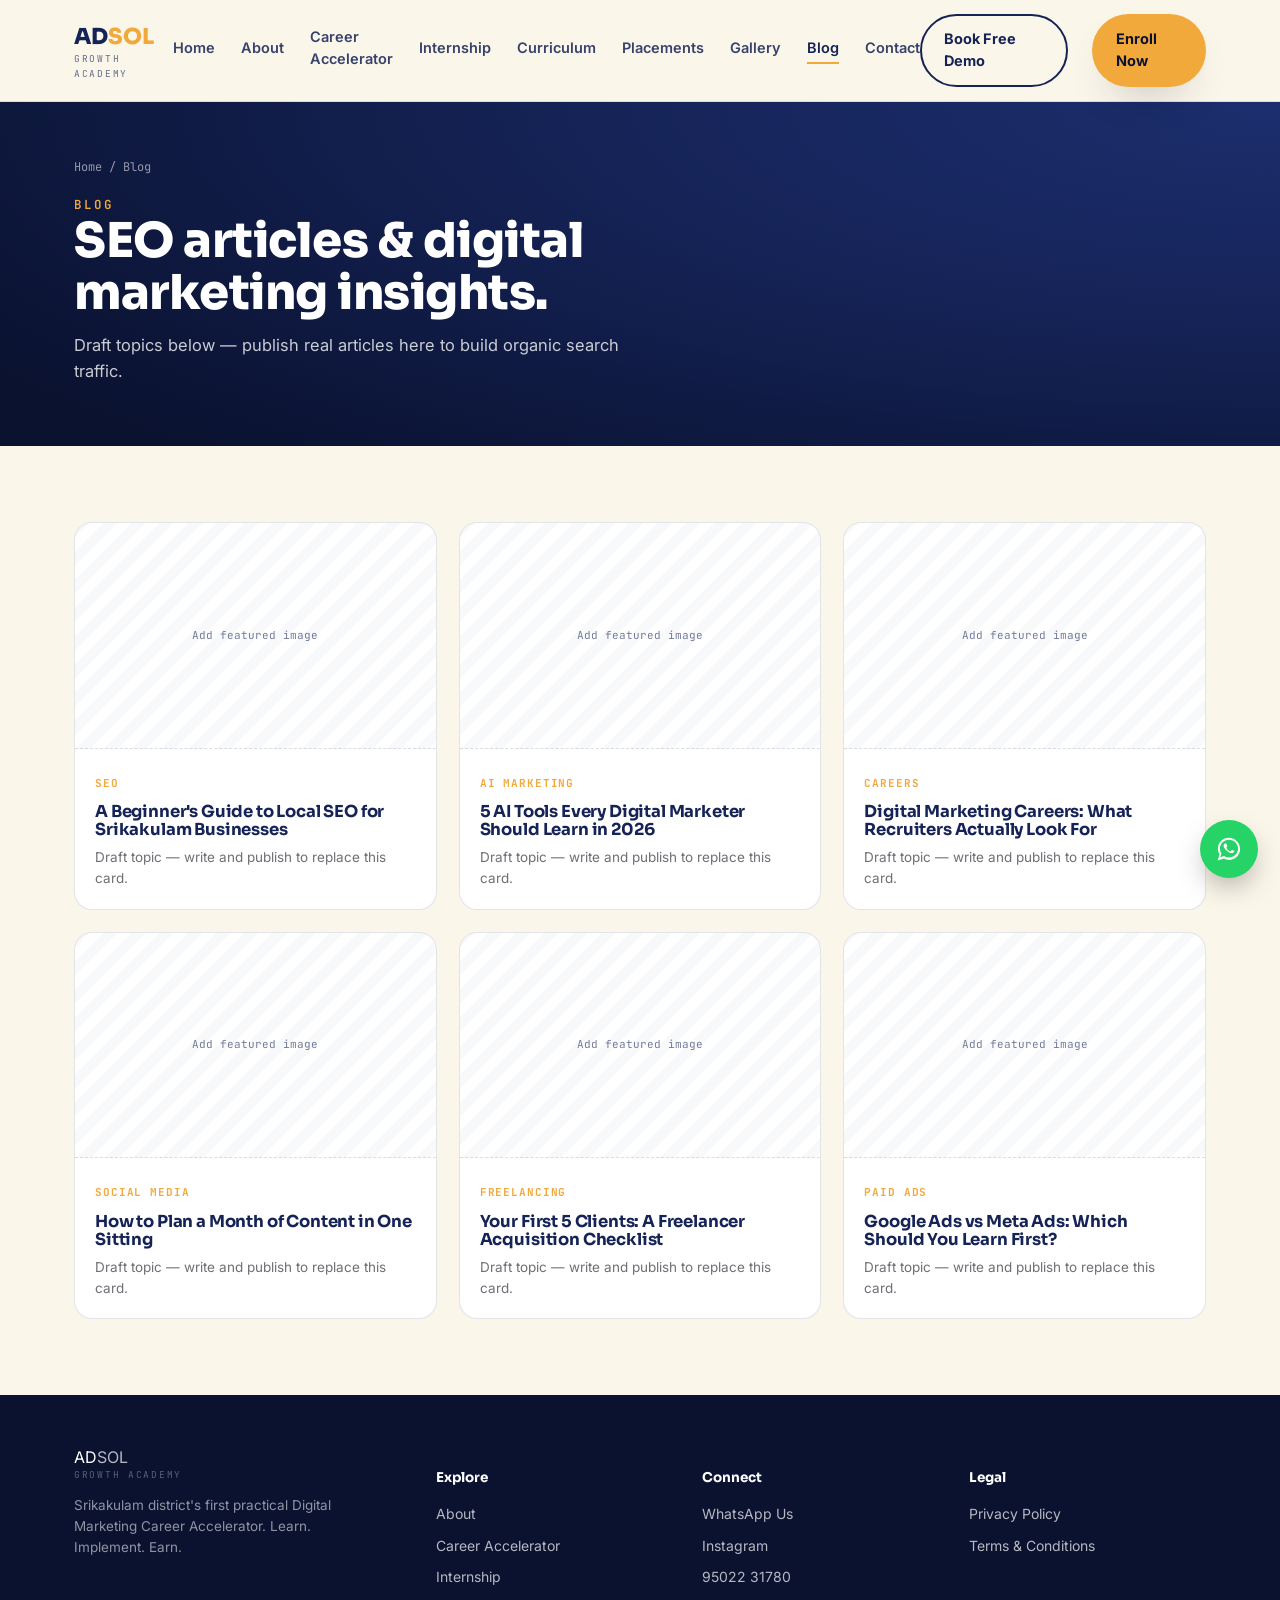
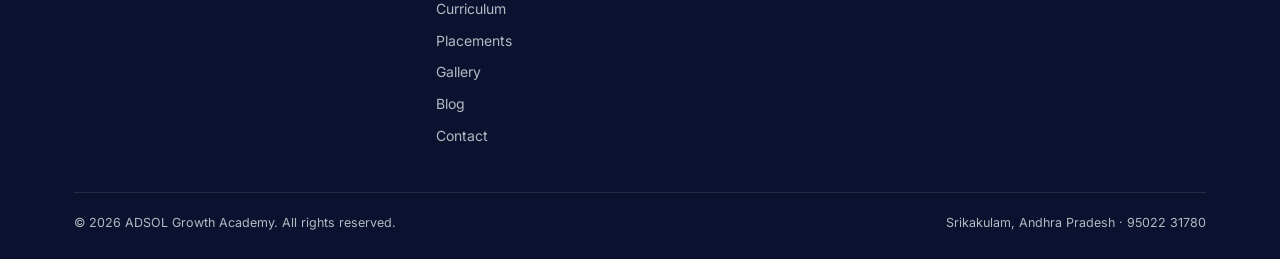
<file: blog.html>
<!DOCTYPE html>
<html lang="en">
<head>
<meta charset="UTF-8">
<meta name="viewport" content="width=device-width, initial-scale=1.0">
<title>Blog | ADSOL Growth Academy Digital Marketing Insights</title>
<meta name="description" content="Digital marketing, SEO, AI marketing and career articles from ADSOL Growth Academy, Srikakulam.">
<meta name="keywords" content="digital marketing course Srikakulam, digital marketing internship, AI marketing course, Srikakulam digital marketing institute, ADSOL Growth Academy">

<meta property="og:type" content="website">
<meta property="og:title" content="Blog | ADSOL Growth Academy Digital Marketing Insights">
<meta property="og:description" content="Digital marketing, SEO, AI marketing and career articles from ADSOL Growth Academy, Srikakulam.">
<meta property="og:url" content="https://www.adsoldigitals.com/">
<meta property="og:image" content="https://www.adsoldigitals.com/og-image.jpg">
<meta property="og:locale" content="en_IN">

<meta name="twitter:card" content="summary_large_image">
<meta name="twitter:title" content="Blog | ADSOL Growth Academy Digital Marketing Insights">
<meta name="twitter:description" content="Digital marketing, SEO, AI marketing and career articles from ADSOL Growth Academy, Srikakulam.">

<link rel="preconnect" href="https://fonts.googleapis.com">
<link rel="preconnect" href="https://fonts.gstatic.com" crossorigin>
<link href="https://fonts.googleapis.com/css2?family=Sora:wght@400;500;600;700;800&family=Inter:wght@400;500;600;700&family=Caveat:wght@600;700&family=JetBrains+Mono:wght@500;600&display=swap" rel="stylesheet">
<link rel="stylesheet" href="styles.css">
<link rel="icon" type="image/png" sizes="32x32" href="assets/images/favicon-32.png">
<link rel="apple-touch-icon" sizes="180x180" href="assets/images/favicon-180.png">

</head>
<body>
<header class="site">
  <div class="scroll-progress"><div class="scroll-progress-fill"></div></div>
  <div class="nav">
    <a href="index.html" class="logo">
      <div class="logo-col">
        <span><span class="ad">AD</span><span class="sol">SOL</span></span>
        <span class="logo-sub">GROWTH ACADEMY</span>
      </div>
    </a>
    <nav class="links">
      <a href="index.html">Home</a>
      <a href="about.html">About</a>
      <a href="career-accelerator.html">Career Accelerator</a>
      <a href="internship.html">Internship</a>
      <a href="curriculum.html">Curriculum</a>
      <a href="placements.html">Placements</a>
      <a href="gallery.html">Gallery</a>
      <a href="blog.html" class="active">Blog</a>
      <a href="contact.html">Contact</a>
    </nav>
    <div class="nav-cta">
      <a href="contact.html" class="btn btn-ghost">Book Free Demo</a>
      <a href="https://wa.me/919502231780?text=Hi%20ADSOL%2C%20I%27m%20interested%20in%20your%20Digital%20Marketing%20Course.%20Please%20share%20the%20complete%20details." class="btn btn-gold" target="_blank" rel="noopener">Enroll Now</a>
    </div>
    <button class="burger" aria-label="Menu"><span></span><span></span><span></span></button>
  </div>
</header>

<section class="page-hero">
  <div class="wrap">
    <div class="breadcrumb"><a href="index.html">Home</a> / Blog</div>
    <span class="eyebrow">Blog</span>
    <h1>SEO articles &amp; digital marketing insights.</h1>
    <p class="lede">Draft topics below — publish real articles here to build organic search traffic.</p>
  </div>
</section>

<section>
  <div class="wrap">
    <div class="blog-grid">
      <a href="#" class="blog-card">
        <div class="blog-thumb">Add featured image</div>
        <div class="blog-body">
          <span class="blog-tag">SEO</span>
          <h4>A Beginner's Guide to Local SEO for Srikakulam Businesses</h4>
          <p>Draft topic — write and publish to replace this card.</p>
        </div>
      </a>
      <a href="#" class="blog-card">
        <div class="blog-thumb">Add featured image</div>
        <div class="blog-body">
          <span class="blog-tag">AI Marketing</span>
          <h4>5 AI Tools Every Digital Marketer Should Learn in 2026</h4>
          <p>Draft topic — write and publish to replace this card.</p>
        </div>
      </a>
      <a href="#" class="blog-card">
        <div class="blog-thumb">Add featured image</div>
        <div class="blog-body">
          <span class="blog-tag">Careers</span>
          <h4>Digital Marketing Careers: What Recruiters Actually Look For</h4>
          <p>Draft topic — write and publish to replace this card.</p>
        </div>
      </a>
      <a href="#" class="blog-card">
        <div class="blog-thumb">Add featured image</div>
        <div class="blog-body">
          <span class="blog-tag">Social Media</span>
          <h4>How to Plan a Month of Content in One Sitting</h4>
          <p>Draft topic — write and publish to replace this card.</p>
        </div>
      </a>
      <a href="#" class="blog-card">
        <div class="blog-thumb">Add featured image</div>
        <div class="blog-body">
          <span class="blog-tag">Freelancing</span>
          <h4>Your First 5 Clients: A Freelancer Acquisition Checklist</h4>
          <p>Draft topic — write and publish to replace this card.</p>
        </div>
      </a>
      <a href="#" class="blog-card">
        <div class="blog-thumb">Add featured image</div>
        <div class="blog-body">
          <span class="blog-tag">Paid Ads</span>
          <h4>Google Ads vs Meta Ads: Which Should You Learn First?</h4>
          <p>Draft topic — write and publish to replace this card.</p>
        </div>
      </a>
    </div>
  </div>
</section>
<footer>
  <div class="wrap">
    <div class="foot-grid">
      <div>
        <div class="logo-col" style="margin-bottom:12px;">
          <span><span class="ad" style="color:#fff;">AD</span><span class="sol">SOL</span></span>
          <span class="logo-sub" style="color:rgba(255,255,255,0.5);">GROWTH ACADEMY</span>
        </div>
        <p style="font-size:13.5px; color:rgba(255,255,255,0.55); max-width:260px;">Srikakulam district's first practical Digital Marketing Career Accelerator. Learn. Implement. Earn.</p>
      </div>
      <div>
        <h5>Explore</h5>
        <ul>
          <li><a href="about.html">About</a></li>
          <li><a href="career-accelerator.html">Career Accelerator</a></li>
          <li><a href="internship.html">Internship</a></li>
          <li><a href="curriculum.html">Curriculum</a></li>
          <li><a href="placements.html">Placements</a></li>
          <li><a href="gallery.html">Gallery</a></li>
          <li><a href="blog.html">Blog</a></li>
          <li><a href="contact.html">Contact</a></li>
        </ul>
      </div>
      <div>
        <h5>Connect</h5>
        <ul>
          <li><a href="https://wa.me/919502231780?text=Hi%20ADSOL%2C%20I%27m%20interested%20in%20your%20Digital%20Marketing%20Course.%20Please%20share%20the%20complete%20details." target="_blank" rel="noopener">WhatsApp Us</a></li>
          <li><a href="https://www.instagram.com/adsoldigitals" target="_blank" rel="noopener">Instagram</a></li>
          <li><a href="tel:+919502231780">95022 31780</a></li>
        </ul>
      </div>
      <div>
        <h5>Legal</h5>
        <ul>
          <li><a href="privacy-policy.html">Privacy Policy</a></li>
          <li><a href="terms-conditions.html">Terms &amp; Conditions</a></li>
        </ul>
      </div>
    </div>
    <div class="foot-bottom">
      <span>&copy; 2026 ADSOL Growth Academy. All rights reserved.</span>
      <span>Srikakulam, Andhra Pradesh &middot; 95022 31780</span>
    </div>
  </div>
</footer>
<a class="wa-float" href="https://wa.me/919502231780?text=Hi%20ADSOL%2C%20I%27m%20interested%20in%20your%20Digital%20Marketing%20Course.%20Please%20share%20the%20complete%20details." target="_blank" rel="noopener" aria-label="Chat on WhatsApp">
  <svg viewBox="0 0 32 32"><path d="M16 3C9 3 3.3 8.6 3.3 15.5c0 2.4.7 4.7 1.9 6.6L3 29l7.1-2.1c1.8 1 3.8 1.6 5.9 1.6 7 0 12.7-5.6 12.7-12.5S23 3 16 3zm0 22.7c-1.9 0-3.7-.5-5.3-1.5l-.4-.2-4.2 1.3 1.3-4.1-.2-.4a10.3 10.3 0 01-1.6-5.5C5.6 9.9 10.3 5.3 16 5.3S26.4 9.9 26.4 15.5 21.7 25.7 16 25.7zm5.8-7.6c-.3-.2-1.9-.9-2.1-1-.3-.1-.5-.2-.7.2s-.9 1-1 1.2c-.2.2-.4.2-.7 0-.3-.1-1.3-.5-2.5-1.5-.9-.8-1.5-1.8-1.7-2.2-.2-.3 0-.5.1-.7.1-.1.3-.4.5-.5.2-.2.2-.3.3-.5.1-.2 0-.4 0-.6-.1-.2-.7-1.7-1-2.3-.3-.6-.5-.5-.7-.5h-.6c-.2 0-.5.1-.8.4-.3.3-1 1-1 2.4s1 2.8 1.2 3c.1.2 2.1 3.1 5 4.4.7.3 1.3.5 1.7.6.7.2 1.4.2 1.9.1.6-.1 1.9-.8 2.1-1.5.3-.7.3-1.4.2-1.5-.1-.1-.3-.2-.6-.3z"/></svg>
</a>
<a class="wa-sticky-mobile" href="https://wa.me/919502231780?text=Hi%20ADSOL%2C%20I%27m%20interested%20in%20your%20Digital%20Marketing%20Course.%20Please%20share%20the%20complete%20details." target="_blank" rel="noopener">
  <svg viewBox="0 0 32 32"><path d="M16 3C9 3 3.3 8.6 3.3 15.5c0 2.4.7 4.7 1.9 6.6L3 29l7.1-2.1c1.8 1 3.8 1.6 5.9 1.6 7 0 12.7-5.6 12.7-12.5S23 3 16 3zm0 22.7c-1.9 0-3.7-.5-5.3-1.5l-.4-.2-4.2 1.3 1.3-4.1-.2-.4a10.3 10.3 0 01-1.6-5.5C5.6 9.9 10.3 5.3 16 5.3S26.4 9.9 26.4 15.5 21.7 25.7 16 25.7z"/></svg>
  Chat with an Admission Counselor
</a>
<script>
const burger = document.querySelector('.burger');
const links = document.querySelector('nav.links');
burger?.addEventListener('click', () => {
  const open = links.style.display === 'flex';
  links.style.cssText = open ? '' : 'display:flex; position:fixed; top:64px; left:0; right:0; background:#FBF6EA; flex-direction:column; padding:20px 24px; gap:18px; box-shadow:0 12px 20px -10px rgba(0,0,0,0.2); z-index:99;';
});
document.getElementById('contactForm')?.addEventListener('submit', function(e){
  e.preventDefault();
  const name = document.getElementById('cf-name').value.trim();
  const phone = document.getElementById('cf-phone').value.trim();
  const interest = document.getElementById('cf-interest').value;
  const msg = `Hi ADSOL, my name is ${name} (${phone}). I'm interested in: ${interest}. Please share the complete details.`;
  window.open(`https://wa.me/919502231780?text=${encodeURIComponent(msg)}`, '_blank');
});

/* sticky header shadow + scroll progress bar */
const siteHeader = document.querySelector('header.site');
const progressFill = document.querySelector('.scroll-progress-fill');
const onScroll = () => {
  if (siteHeader) siteHeader.classList.toggle('scrolled', window.scrollY > 8);
  if (progressFill){
    const doc = document.documentElement;
    const scrollable = doc.scrollHeight - doc.clientHeight;
    const pct = scrollable > 0 ? (window.scrollY / scrollable) * 100 : 0;
    progressFill.style.width = pct + '%';
  }
};
window.addEventListener('scroll', onScroll, { passive: true });
onScroll();

/* hero load-in stagger on first paint */
const loadInEls = document.querySelectorAll('.hero .pin-row, .hero h1, .hero p.lede, .hero .hero-ctas, .hero .seat-card, .hero .founder-card, .page-hero .breadcrumb, .page-hero h1, .page-hero p.lede');
loadInEls.forEach((el, i) => {
  el.classList.add('load-in');
  el.style.animationDelay = (i * 0.09) + 's';
});

/* scroll-reveal for cards and content blocks */
const revealSelectors = '.become-card, .feature-card, .road-step, .module-row, .testi-card, .blog-card, .bonus-item, .meta-pill, .niche-chip, .tool-chip, .check-item, .price-card, .value-table, .cert-card, .promise-box, .days-block, .partner-slot, .insta-slot, .process-step, .contact-info-card, .contact-form';
const revealEls = document.querySelectorAll(revealSelectors);
if ('IntersectionObserver' in window && revealEls.length){
  revealEls.forEach((el, i) => {
    el.classList.add('reveal');
    el.style.transitionDelay = ((i % 6) * 0.06) + 's';
  });
  const io = new IntersectionObserver((entries) => {
    entries.forEach(entry => {
      if (entry.isIntersecting){
        entry.target.classList.add('in-view');
        io.unobserve(entry.target);
      }
    });
  }, { threshold: 0.12, rootMargin: '0px 0px -40px 0px' });
  revealEls.forEach(el => io.observe(el));
} else {
  revealEls.forEach(el => el.classList.add('reveal', 'in-view'));
}

/* count-up numerals when they scroll into view */
const countEls = document.querySelectorAll('.count-up');
const animateCount = (el) => {
  const target = parseFloat(el.dataset.target || '0');
  const prefix = el.dataset.prefix || '';
  const suffix = el.dataset.suffix || '';
  const duration = 1200;
  const start = performance.now();
  const step = (now) => {
    const p = Math.min((now - start) / duration, 1);
    const eased = 1 - Math.pow(1 - p, 3);
    const val = Math.round(target * eased);
    el.textContent = prefix + val.toLocaleString('en-IN') + suffix;
    if (p < 1) requestAnimationFrame(step);
  };
  requestAnimationFrame(step);
};
if ('IntersectionObserver' in window && countEls.length){
  const cio = new IntersectionObserver((entries) => {
    entries.forEach(entry => {
      if (entry.isIntersecting){
        animateCount(entry.target);
        cio.unobserve(entry.target);
      }
    });
  }, { threshold: 0.4 });
  countEls.forEach(el => cio.observe(el));
}
</script>
</body>
</html>
</file>
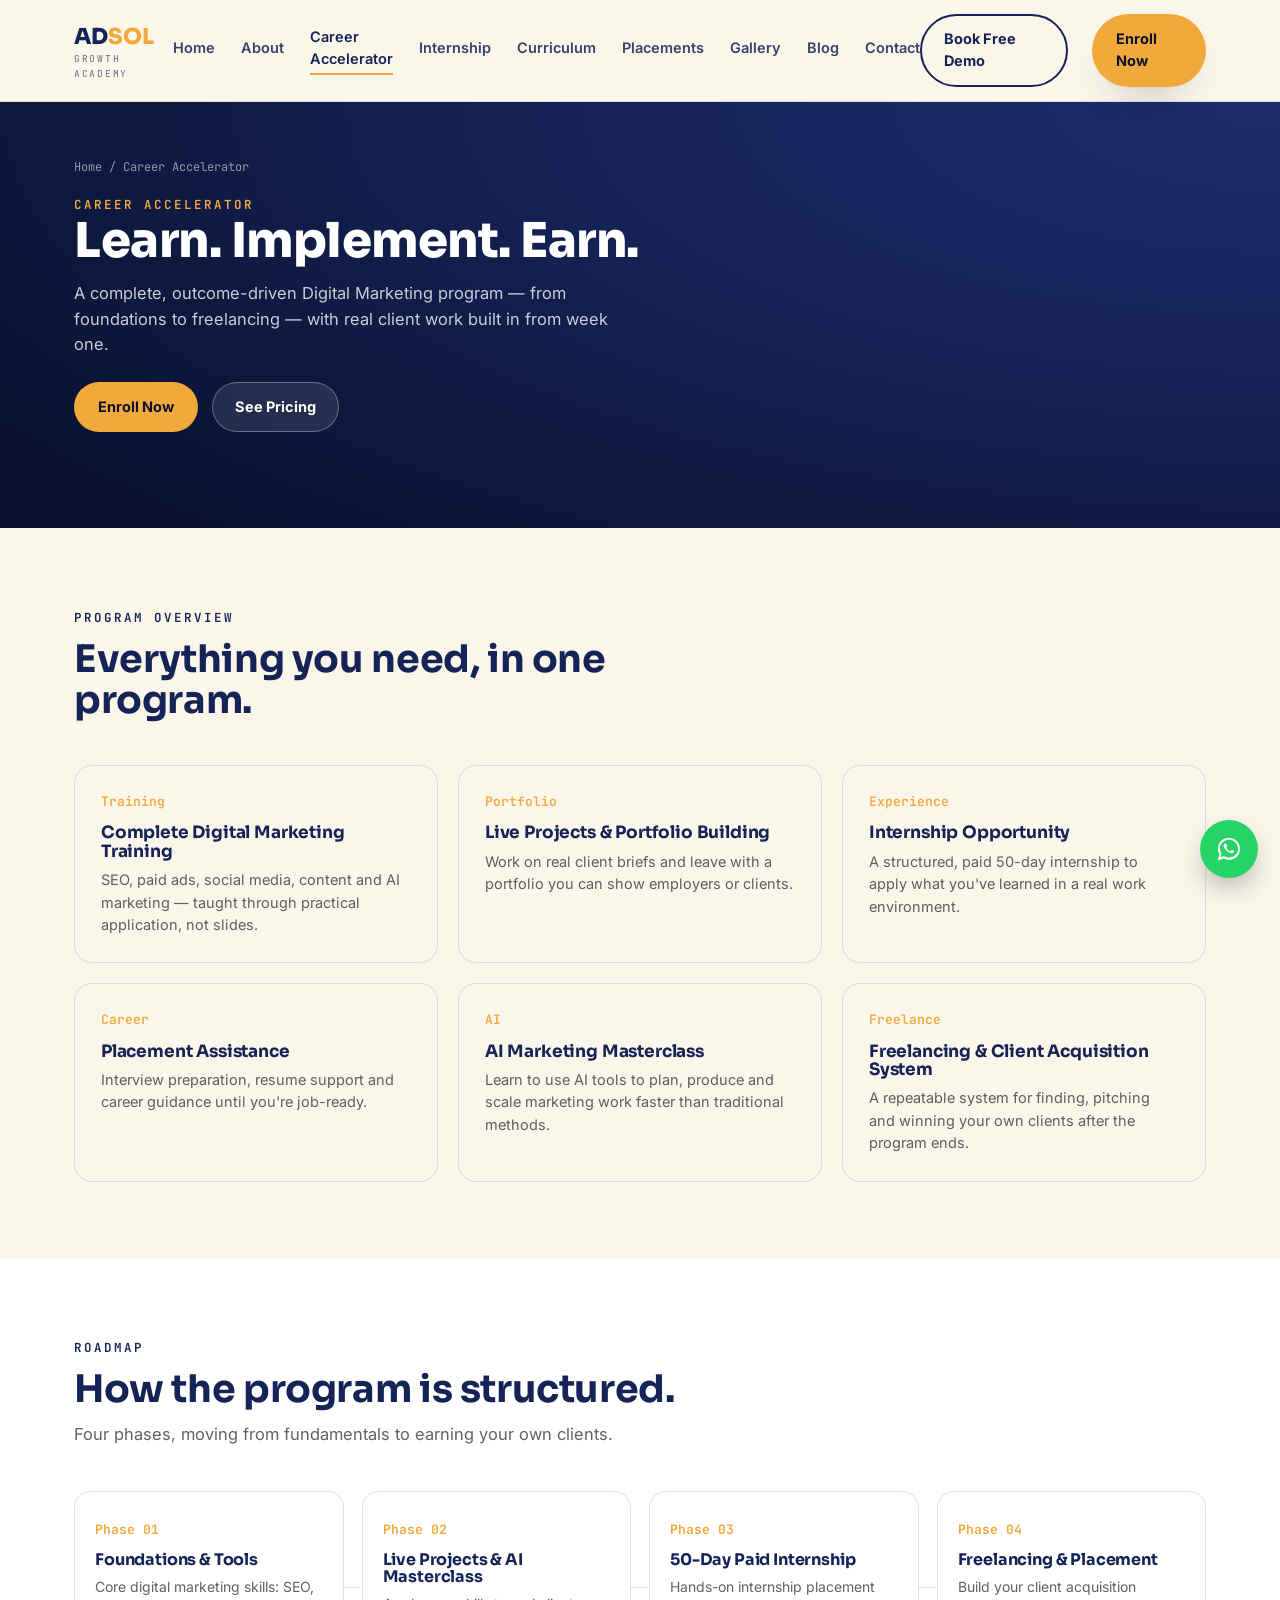
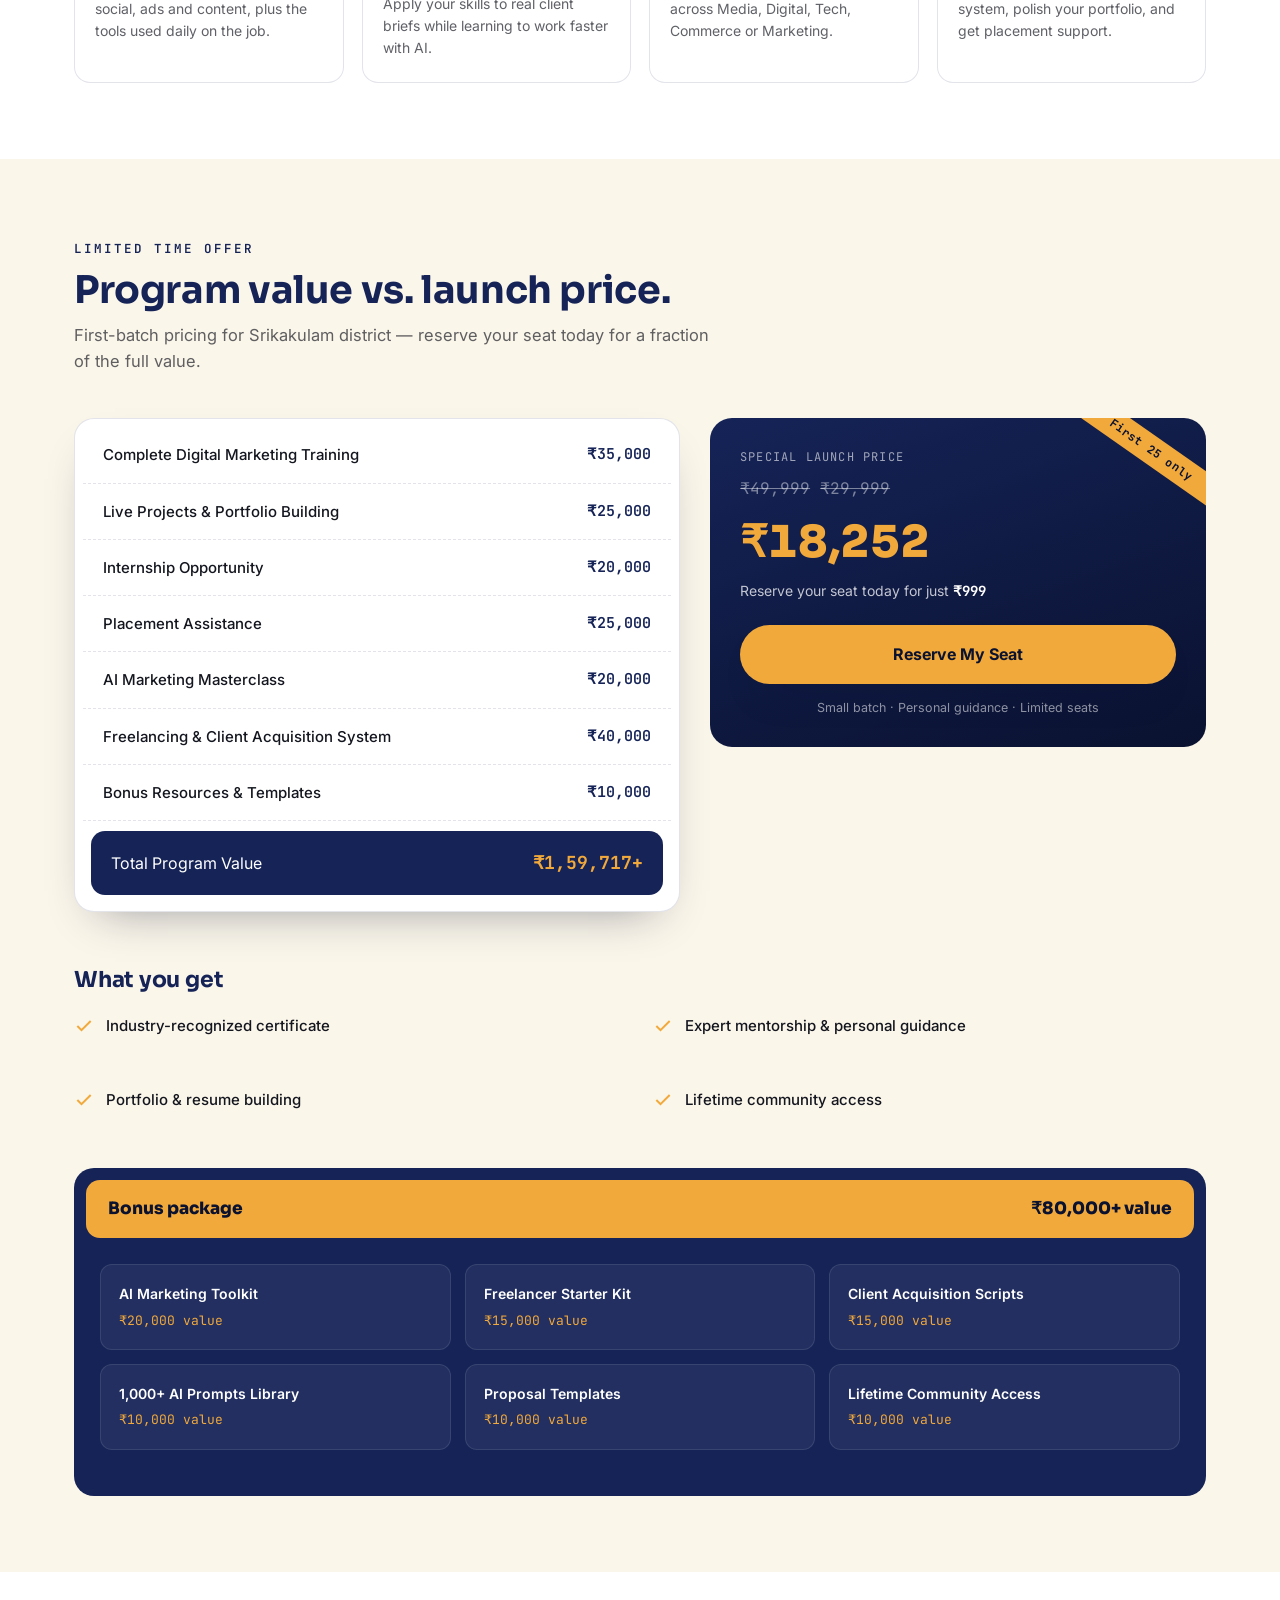
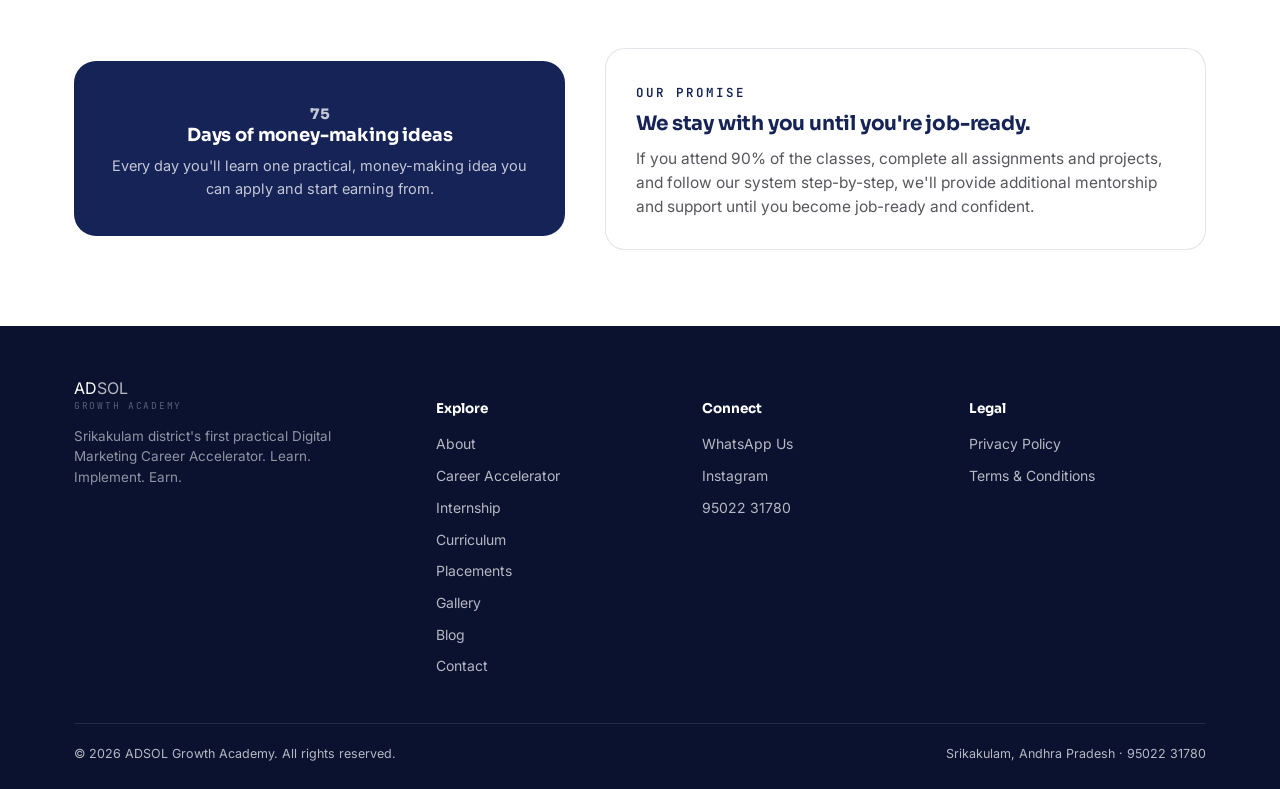
<file: career-accelerator.html>
<!DOCTYPE html>
<html lang="en">
<head>
<meta charset="UTF-8">
<meta name="viewport" content="width=device-width, initial-scale=1.0">
<title>Digital Marketing Career Accelerator | ADSOL Growth Academy</title>
<meta name="description" content="The ADSOL Digital Marketing Career Accelerator: complete training, live projects, a paid internship, AI marketing masterclass and placement assistance. First batch pricing inside.">
<meta name="keywords" content="digital marketing course Srikakulam, digital marketing internship, AI marketing course, Srikakulam digital marketing institute, ADSOL Growth Academy">

<meta property="og:type" content="website">
<meta property="og:title" content="Digital Marketing Career Accelerator | ADSOL Growth Academy">
<meta property="og:description" content="The ADSOL Digital Marketing Career Accelerator: complete training, live projects, a paid internship, AI marketing masterclass and placement assistance. First batch pricing inside.">
<meta property="og:url" content="https://www.adsoldigitals.com/">
<meta property="og:image" content="https://www.adsoldigitals.com/og-image.jpg">
<meta property="og:locale" content="en_IN">

<meta name="twitter:card" content="summary_large_image">
<meta name="twitter:title" content="Digital Marketing Career Accelerator | ADSOL Growth Academy">
<meta name="twitter:description" content="The ADSOL Digital Marketing Career Accelerator: complete training, live projects, a paid internship, AI marketing masterclass and placement assistance. First batch pricing inside.">

<link rel="preconnect" href="https://fonts.googleapis.com">
<link rel="preconnect" href="https://fonts.gstatic.com" crossorigin>
<link href="https://fonts.googleapis.com/css2?family=Sora:wght@400;500;600;700;800&family=Inter:wght@400;500;600;700&family=Caveat:wght@600;700&family=JetBrains+Mono:wght@500;600&display=swap" rel="stylesheet">
<link rel="stylesheet" href="styles.css">
<link rel="icon" type="image/png" sizes="32x32" href="assets/images/favicon-32.png">
<link rel="apple-touch-icon" sizes="180x180" href="assets/images/favicon-180.png">
<script type="application/ld+json">
{
  "@context": "https://schema.org",
  "@type": "Course",
  "name": "Digital Marketing Career Accelerator",
  "description": "A practical, project-based Digital Marketing program with live client projects, a paid internship, AI marketing tools training, and placement assistance.",
  "provider": {"@type": "Organization", "name": "ADSOL Growth Academy", "sameAs": "https://www.adsoldigitals.com/"},
  "hasCourseInstance": {"@type": "CourseInstance", "courseMode": "Blended", "location": {"@type": "Place", "address": "Srikakulam, Andhra Pradesh, India"}}
}
</script>
</head>
<body>
<header class="site">
  <div class="scroll-progress"><div class="scroll-progress-fill"></div></div>
  <div class="nav">
    <a href="index.html" class="logo">
      <div class="logo-col">
        <span><span class="ad">AD</span><span class="sol">SOL</span></span>
        <span class="logo-sub">GROWTH ACADEMY</span>
      </div>
    </a>
    <nav class="links">
      <a href="index.html">Home</a>
      <a href="about.html">About</a>
      <a href="career-accelerator.html" class="active">Career Accelerator</a>
      <a href="internship.html">Internship</a>
      <a href="curriculum.html">Curriculum</a>
      <a href="placements.html">Placements</a>
      <a href="gallery.html">Gallery</a>
      <a href="blog.html">Blog</a>
      <a href="contact.html">Contact</a>
    </nav>
    <div class="nav-cta">
      <a href="contact.html" class="btn btn-ghost">Book Free Demo</a>
      <a href="https://wa.me/919502231780?text=Hi%20ADSOL%2C%20I%27m%20interested%20in%20your%20Digital%20Marketing%20Course.%20Please%20share%20the%20complete%20details." class="btn btn-gold" target="_blank" rel="noopener">Enroll Now</a>
    </div>
    <button class="burger" aria-label="Menu"><span></span><span></span><span></span></button>
  </div>
</header>

<section class="page-hero">
  <div class="wrap">
    <div class="breadcrumb"><a href="index.html">Home</a> / Career Accelerator</div>
    <span class="eyebrow">Career Accelerator</span>
    <h1>Learn. Implement. Earn.</h1>
    <p class="lede">A complete, outcome-driven Digital Marketing program &mdash; from foundations to freelancing &mdash; with real client work built in from week one.</p>
    <div class="hero-ctas" style="margin-top:24px;">
      <a href="https://wa.me/919502231780?text=Hi%20ADSOL%2C%20I%27m%20interested%20in%20your%20Digital%20Marketing%20Course.%20Please%20share%20the%20complete%20details." class="btn btn-gold" target="_blank" rel="noopener">Enroll Now</a>
      <a href="#pricing" class="btn" style="background:rgba(255,255,255,0.1); color:#fff; border:1px solid rgba(255,255,255,0.3);">See Pricing</a>
    </div>
  </div>
</section>

<section>
  <div class="wrap">
    <div class="section-head">
      <span class="eyebrow dark">Program Overview</span>
      <h2>Everything you need, in one program.</h2>
    </div>
    <div class="feature-grid">
      <div class="feature-card"><span class="feature-num">Training</span><h4>Complete Digital Marketing Training</h4><p>SEO, paid ads, social media, content and AI marketing &mdash; taught through practical application, not slides.</p></div>
      <div class="feature-card"><span class="feature-num">Portfolio</span><h4>Live Projects &amp; Portfolio Building</h4><p>Work on real client briefs and leave with a portfolio you can show employers or clients.</p></div>
      <div class="feature-card"><span class="feature-num">Experience</span><h4>Internship Opportunity</h4><p>A structured, paid 50-day internship to apply what you've learned in a real work environment.</p></div>
      <div class="feature-card"><span class="feature-num">Career</span><h4>Placement Assistance</h4><p>Interview preparation, resume support and career guidance until you're job-ready.</p></div>
      <div class="feature-card"><span class="feature-num">AI</span><h4>AI Marketing Masterclass</h4><p>Learn to use AI tools to plan, produce and scale marketing work faster than traditional methods.</p></div>
      <div class="feature-card"><span class="feature-num">Freelance</span><h4>Freelancing &amp; Client Acquisition System</h4><p>A repeatable system for finding, pitching and winning your own clients after the program ends.</p></div>
    </div>
  </div>
</section>

<section class="section-alt">
  <div class="wrap">
    <div class="section-head">
      <span class="eyebrow dark">Roadmap</span>
      <h2>How the program is structured.</h2>
      <p>Four phases, moving from fundamentals to earning your own clients.</p>
    </div>
    <div class="roadmap">
      <div class="road-step"><span class="rnum">Phase 01</span><h4>Foundations &amp; Tools</h4><p>Core digital marketing skills: SEO, social, ads and content, plus the tools used daily on the job.</p></div>
      <div class="road-step"><span class="rnum">Phase 02</span><h4>Live Projects &amp; AI Masterclass</h4><p>Apply your skills to real client briefs while learning to work faster with AI.</p></div>
      <div class="road-step"><span class="rnum">Phase 03</span><h4>50-Day Paid Internship</h4><p>Hands-on internship placement across Media, Digital, Tech, Commerce or Marketing.</p></div>
      <div class="road-step"><span class="rnum">Phase 04</span><h4>Freelancing &amp; Placement</h4><p>Build your client acquisition system, polish your portfolio, and get placement support.</p></div>
    </div>
  </div>
</section>

<section id="pricing">
  <div class="wrap">
    <div class="section-head">
      <span class="eyebrow dark">Limited Time Offer</span>
      <h2>Program value vs. launch price.</h2>
      <p>First-batch pricing for Srikakulam district &mdash; reserve your seat today for a fraction of the full value.</p>
    </div>
    <div class="price-wrap">
      <div class="value-table">
        <div class="value-row"><span>Complete Digital Marketing Training</span><span>&#8377;35,000</span></div>
        <div class="value-row"><span>Live Projects &amp; Portfolio Building</span><span>&#8377;25,000</span></div>
        <div class="value-row"><span>Internship Opportunity</span><span>&#8377;20,000</span></div>
        <div class="value-row"><span>Placement Assistance</span><span>&#8377;25,000</span></div>
        <div class="value-row"><span>AI Marketing Masterclass</span><span>&#8377;20,000</span></div>
        <div class="value-row"><span>Freelancing &amp; Client Acquisition System</span><span>&#8377;40,000</span></div>
        <div class="value-row"><span>Bonus Resources &amp; Templates</span><span>&#8377;10,000</span></div>
        <div class="value-total"><span>Total Program Value</span><span><span class="count-up" data-target="175000" data-prefix="&#8377;" data-suffix="+">&#8377;0+</span></span></div>
      </div>
      <div class="price-card">
        <div class="price-badge">First 25 only</div>
        <p class="price-label">Special launch price</p>
        <div class="price-strike"><span>&#8377;49,999</span><span>&#8377;29,999</span></div>
        <p class="price-now"><span class="count-up" data-target="19999" data-prefix="&#8377;">&#8377;0</span></p>
        <p class="price-reserve">Reserve your seat today for just <strong>&#8377;999</strong></p>
        <a href="https://wa.me/919502231780?text=Hi%20ADSOL%2C%20I%27m%20interested%20in%20your%20Digital%20Marketing%20Course.%20Please%20share%20the%20complete%20details." class="btn btn-gold" target="_blank" rel="noopener">Reserve My Seat</a>
        <p class="price-note">Small batch &middot; Personal guidance &middot; Limited seats</p>
      </div>
    </div>

    <div style="margin-top:56px;">
      <h3 style="color:var(--navy); font-size:22px; margin-bottom:22px;">What you get</h3>
      <div class="check-grid">
        <div class="check-item"><svg viewBox="0 0 24 24"><path d="M20 6L9 17l-5-5"/></svg><p>Industry-recognized certificate</p></div>
        <div class="check-item"><svg viewBox="0 0 24 24"><path d="M20 6L9 17l-5-5"/></svg><p>Expert mentorship &amp; personal guidance</p></div>
        <div class="check-item"><svg viewBox="0 0 24 24"><path d="M20 6L9 17l-5-5"/></svg><p>Real client projects</p></div>
        <div class="check-item"><svg viewBox="0 0 24 24"><path d="M20 6L9 17l-5-5"/></svg><p>Interview preparation &amp; career support</p></div>
        <div class="check-item"><svg viewBox="0 0 24 24"><path d="M20 6L9 17l-5-5"/></svg><p>Portfolio &amp; resume building</p></div>
        <div class="check-item"><svg viewBox="0 0 24 24"><path d="M20 6L9 17l-5-5"/></svg><p>Lifetime community access</p></div>
      </div>
    </div>

    <div class="bonus-strip" style="margin-top:56px;">
      <div class="bonus-strip-head"><span>Bonus package</span><span>&#8377;80,000+ value</span></div>
      <div class="bonus-grid">
        <div class="bonus-item"><p class="name">AI Marketing Toolkit</p><p class="val">&#8377;20,000 value</p></div>
        <div class="bonus-item"><p class="name">Freelancer Starter Kit</p><p class="val">&#8377;15,000 value</p></div>
        <div class="bonus-item"><p class="name">Client Acquisition Scripts</p><p class="val">&#8377;15,000 value</p></div>
        <div class="bonus-item"><p class="name">1,000+ AI Prompts Library</p><p class="val">&#8377;10,000 value</p></div>
        <div class="bonus-item"><p class="name">Proposal Templates</p><p class="val">&#8377;10,000 value</p></div>
        <div class="bonus-item"><p class="name">Lifetime Community Access</p><p class="val">&#8377;10,000 value</p></div>
      </div>
    </div>
  </div>
</section>

<section class="section-alt">
  <div class="wrap">
    <div class="split">
      <div class="days-block">
        <p class="days-num"><span class="count-up" data-target="90">0</span></p>
        <h4 style="color:#fff; font-size:18px; margin-top:4px;">Days of money-making ideas</h4>
        <p>Every day you'll learn one practical, money-making idea you can apply and start earning from.</p>
      </div>
      <div class="promise-box">
        <span class="eyebrow dark">Our Promise</span>
        <h3 style="margin-top:10px;">We stay with you until you're job-ready.</h3>
        <p>If you attend 90% of the classes, complete all assignments and projects, and follow our system step-by-step, we'll provide additional mentorship and support until you become job-ready and confident.</p>
      </div>
    </div>
  </div>
</section>
<footer>
  <div class="wrap">
    <div class="foot-grid">
      <div>
        <div class="logo-col" style="margin-bottom:12px;">
          <span><span class="ad" style="color:#fff;">AD</span><span class="sol">SOL</span></span>
          <span class="logo-sub" style="color:rgba(255,255,255,0.5);">GROWTH ACADEMY</span>
        </div>
        <p style="font-size:13.5px; color:rgba(255,255,255,0.55); max-width:260px;">Srikakulam district's first practical Digital Marketing Career Accelerator. Learn. Implement. Earn.</p>
      </div>
      <div>
        <h5>Explore</h5>
        <ul>
          <li><a href="about.html">About</a></li>
          <li><a href="career-accelerator.html">Career Accelerator</a></li>
          <li><a href="internship.html">Internship</a></li>
          <li><a href="curriculum.html">Curriculum</a></li>
          <li><a href="placements.html">Placements</a></li>
          <li><a href="gallery.html">Gallery</a></li>
          <li><a href="blog.html">Blog</a></li>
          <li><a href="contact.html">Contact</a></li>
        </ul>
      </div>
      <div>
        <h5>Connect</h5>
        <ul>
          <li><a href="https://wa.me/919502231780?text=Hi%20ADSOL%2C%20I%27m%20interested%20in%20your%20Digital%20Marketing%20Course.%20Please%20share%20the%20complete%20details." target="_blank" rel="noopener">WhatsApp Us</a></li>
          <li><a href="https://www.instagram.com/adsoldigitals" target="_blank" rel="noopener">Instagram</a></li>
          <li><a href="tel:+919502231780">95022 31780</a></li>
        </ul>
      </div>
      <div>
        <h5>Legal</h5>
        <ul>
          <li><a href="privacy-policy.html">Privacy Policy</a></li>
          <li><a href="terms-conditions.html">Terms &amp; Conditions</a></li>
        </ul>
      </div>
    </div>
    <div class="foot-bottom">
      <span>&copy; 2026 ADSOL Growth Academy. All rights reserved.</span>
      <span>Srikakulam, Andhra Pradesh &middot; 95022 31780</span>
    </div>
  </div>
</footer>
<a class="wa-float" href="https://wa.me/919502231780?text=Hi%20ADSOL%2C%20I%27m%20interested%20in%20your%20Digital%20Marketing%20Course.%20Please%20share%20the%20complete%20details." target="_blank" rel="noopener" aria-label="Chat on WhatsApp">
  <svg viewBox="0 0 32 32"><path d="M16 3C9 3 3.3 8.6 3.3 15.5c0 2.4.7 4.7 1.9 6.6L3 29l7.1-2.1c1.8 1 3.8 1.6 5.9 1.6 7 0 12.7-5.6 12.7-12.5S23 3 16 3zm0 22.7c-1.9 0-3.7-.5-5.3-1.5l-.4-.2-4.2 1.3 1.3-4.1-.2-.4a10.3 10.3 0 01-1.6-5.5C5.6 9.9 10.3 5.3 16 5.3S26.4 9.9 26.4 15.5 21.7 25.7 16 25.7zm5.8-7.6c-.3-.2-1.9-.9-2.1-1-.3-.1-.5-.2-.7.2s-.9 1-1 1.2c-.2.2-.4.2-.7 0-.3-.1-1.3-.5-2.5-1.5-.9-.8-1.5-1.8-1.7-2.2-.2-.3 0-.5.1-.7.1-.1.3-.4.5-.5.2-.2.2-.3.3-.5.1-.2 0-.4 0-.6-.1-.2-.7-1.7-1-2.3-.3-.6-.5-.5-.7-.5h-.6c-.2 0-.5.1-.8.4-.3.3-1 1-1 2.4s1 2.8 1.2 3c.1.2 2.1 3.1 5 4.4.7.3 1.3.5 1.7.6.7.2 1.4.2 1.9.1.6-.1 1.9-.8 2.1-1.5.3-.7.3-1.4.2-1.5-.1-.1-.3-.2-.6-.3z"/></svg>
</a>
<a class="wa-sticky-mobile" href="https://wa.me/919502231780?text=Hi%20ADSOL%2C%20I%27m%20interested%20in%20your%20Digital%20Marketing%20Course.%20Please%20share%20the%20complete%20details." target="_blank" rel="noopener">
  <svg viewBox="0 0 32 32"><path d="M16 3C9 3 3.3 8.6 3.3 15.5c0 2.4.7 4.7 1.9 6.6L3 29l7.1-2.1c1.8 1 3.8 1.6 5.9 1.6 7 0 12.7-5.6 12.7-12.5S23 3 16 3zm0 22.7c-1.9 0-3.7-.5-5.3-1.5l-.4-.2-4.2 1.3 1.3-4.1-.2-.4a10.3 10.3 0 01-1.6-5.5C5.6 9.9 10.3 5.3 16 5.3S26.4 9.9 26.4 15.5 21.7 25.7 16 25.7z"/></svg>
  Chat with an Admission Counselor
</a>
<script>
const burger = document.querySelector('.burger');
const links = document.querySelector('nav.links');
burger?.addEventListener('click', () => {
  const open = links.style.display === 'flex';
  links.style.cssText = open ? '' : 'display:flex; position:fixed; top:64px; left:0; right:0; background:#FBF6EA; flex-direction:column; padding:20px 24px; gap:18px; box-shadow:0 12px 20px -10px rgba(0,0,0,0.2); z-index:99;';
});
document.getElementById('contactForm')?.addEventListener('submit', function(e){
  e.preventDefault();
  const name = document.getElementById('cf-name').value.trim();
  const phone = document.getElementById('cf-phone').value.trim();
  const interest = document.getElementById('cf-interest').value;
  const msg = `Hi ADSOL, my name is ${name} (${phone}). I'm interested in: ${interest}. Please share the complete details.`;
  window.open(`https://wa.me/919502231780?text=${encodeURIComponent(msg)}`, '_blank');
});

/* sticky header shadow + scroll progress bar */
const siteHeader = document.querySelector('header.site');
const progressFill = document.querySelector('.scroll-progress-fill');
const onScroll = () => {
  if (siteHeader) siteHeader.classList.toggle('scrolled', window.scrollY > 8);
  if (progressFill){
    const doc = document.documentElement;
    const scrollable = doc.scrollHeight - doc.clientHeight;
    const pct = scrollable > 0 ? (window.scrollY / scrollable) * 100 : 0;
    progressFill.style.width = pct + '%';
  }
};
window.addEventListener('scroll', onScroll, { passive: true });
onScroll();

/* hero load-in stagger on first paint */
const loadInEls = document.querySelectorAll('.hero .pin-row, .hero h1, .hero p.lede, .hero .hero-ctas, .hero .seat-card, .hero .founder-card, .page-hero .breadcrumb, .page-hero h1, .page-hero p.lede');
loadInEls.forEach((el, i) => {
  el.classList.add('load-in');
  el.style.animationDelay = (i * 0.09) + 's';
});

/* scroll-reveal for cards and content blocks */
const revealSelectors = '.become-card, .feature-card, .road-step, .module-row, .testi-card, .blog-card, .bonus-item, .meta-pill, .niche-chip, .tool-chip, .check-item, .price-card, .value-table, .cert-card, .promise-box, .days-block, .partner-slot, .insta-slot, .process-step, .contact-info-card, .contact-form';
const revealEls = document.querySelectorAll(revealSelectors);
if ('IntersectionObserver' in window && revealEls.length){
  revealEls.forEach((el, i) => {
    el.classList.add('reveal');
    el.style.transitionDelay = ((i % 6) * 0.06) + 's';
  });
  const io = new IntersectionObserver((entries) => {
    entries.forEach(entry => {
      if (entry.isIntersecting){
        entry.target.classList.add('in-view');
        io.unobserve(entry.target);
      }
    });
  }, { threshold: 0.12, rootMargin: '0px 0px -40px 0px' });
  revealEls.forEach(el => io.observe(el));
} else {
  revealEls.forEach(el => el.classList.add('reveal', 'in-view'));
}

/* count-up numerals when they scroll into view */
const countEls = document.querySelectorAll('.count-up');
const animateCount = (el) => {
  const target = parseFloat(el.dataset.target || '0');
  const prefix = el.dataset.prefix || '';
  const suffix = el.dataset.suffix || '';
  const duration = 1200;
  const start = performance.now();
  const step = (now) => {
    const p = Math.min((now - start) / duration, 1);
    const eased = 1 - Math.pow(1 - p, 3);
    const val = Math.round(target * eased);
    el.textContent = prefix + val.toLocaleString('en-IN') + suffix;
    if (p < 1) requestAnimationFrame(step);
  };
  requestAnimationFrame(step);
};
if ('IntersectionObserver' in window && countEls.length){
  const cio = new IntersectionObserver((entries) => {
    entries.forEach(entry => {
      if (entry.isIntersecting){
        animateCount(entry.target);
        cio.unobserve(entry.target);
      }
    });
  }, { threshold: 0.4 });
  countEls.forEach(el => cio.observe(el));
}
</script>
</body>
</html>
</file>
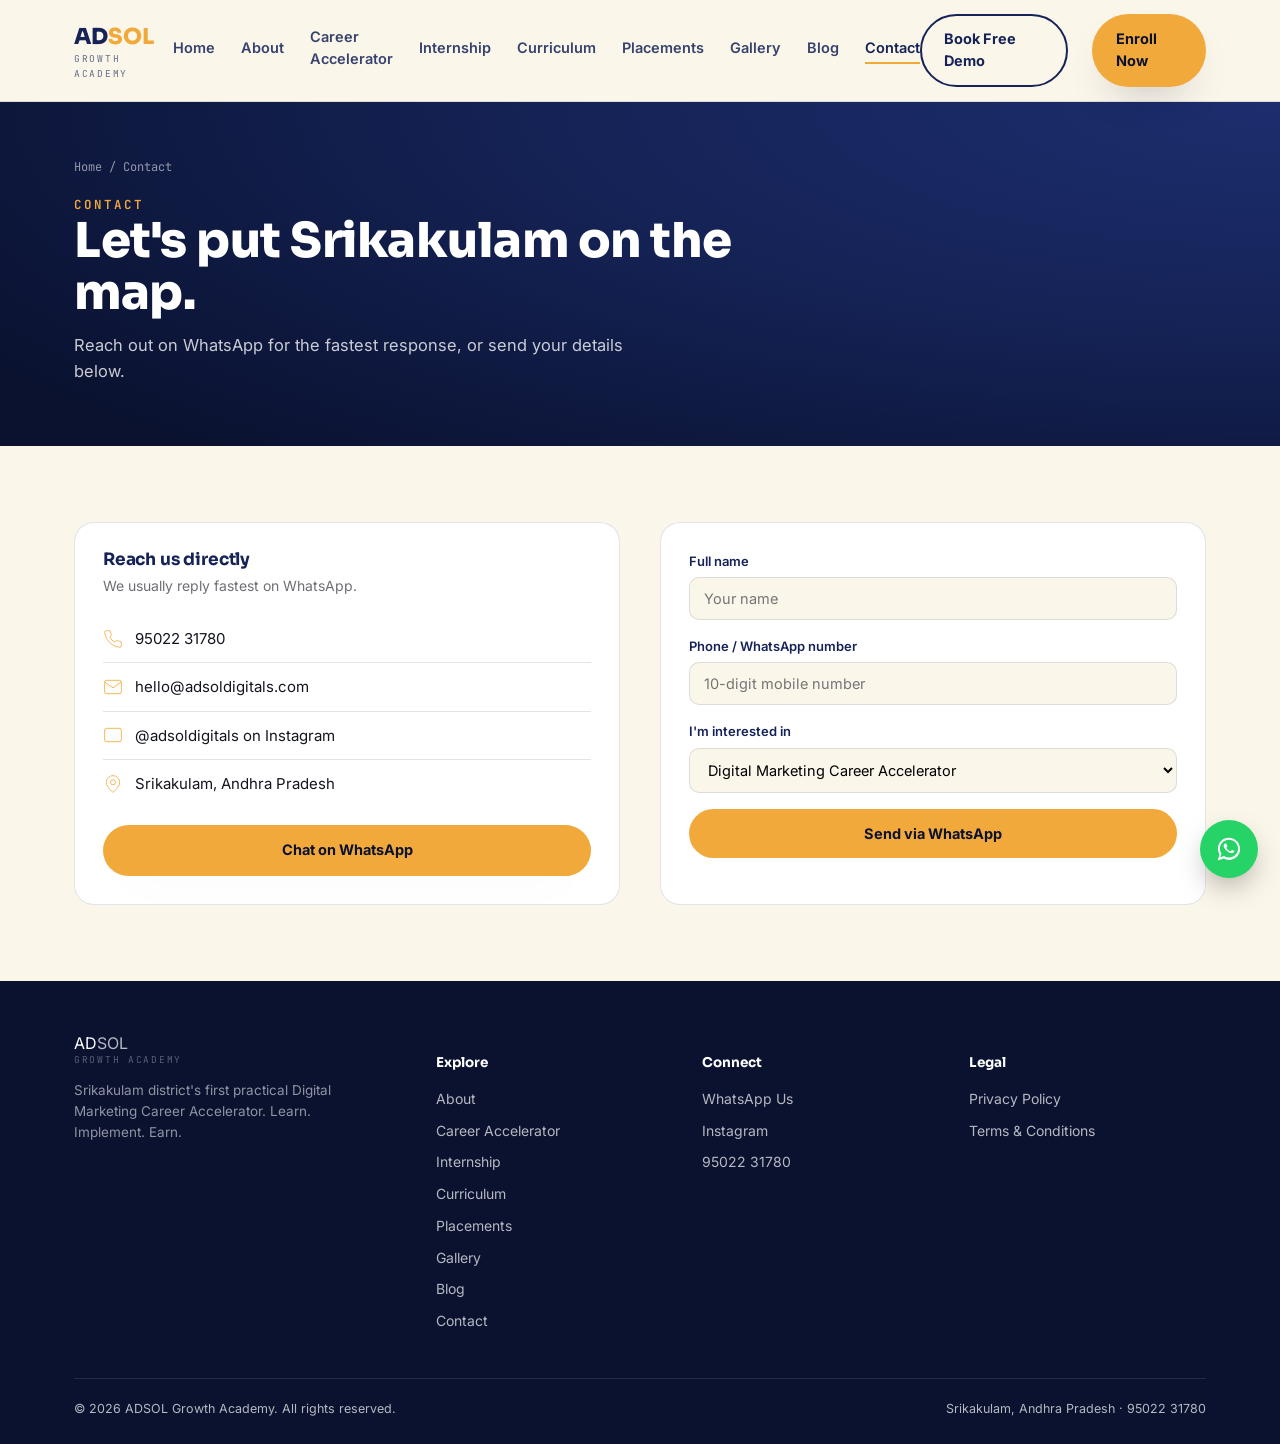
<file: contact.html>
<!DOCTYPE html>
<html lang="en">
<head>
<meta charset="UTF-8">
<meta name="viewport" content="width=device-width, initial-scale=1.0">
<title>Contact ADSOL Growth Academy | Srikakulam</title>
<meta name="description" content="Contact ADSOL Growth Academy — WhatsApp, Instagram, phone and location details for Srikakulam district's Digital Marketing Career Accelerator.">
<meta name="keywords" content="digital marketing course Srikakulam, digital marketing internship, AI marketing course, Srikakulam digital marketing institute, ADSOL Growth Academy">

<meta property="og:type" content="website">
<meta property="og:title" content="Contact ADSOL Growth Academy | Srikakulam">
<meta property="og:description" content="Contact ADSOL Growth Academy — WhatsApp, Instagram, phone and location details for Srikakulam district's Digital Marketing Career Accelerator.">
<meta property="og:url" content="https://www.adsoldigitals.com/">
<meta property="og:image" content="https://www.adsoldigitals.com/og-image.jpg">
<meta property="og:locale" content="en_IN">

<meta name="twitter:card" content="summary_large_image">
<meta name="twitter:title" content="Contact ADSOL Growth Academy | Srikakulam">
<meta name="twitter:description" content="Contact ADSOL Growth Academy — WhatsApp, Instagram, phone and location details for Srikakulam district's Digital Marketing Career Accelerator.">

<link rel="preconnect" href="https://fonts.googleapis.com">
<link rel="preconnect" href="https://fonts.gstatic.com" crossorigin>
<link href="https://fonts.googleapis.com/css2?family=Sora:wght@400;500;600;700;800&family=Inter:wght@400;500;600;700&family=Caveat:wght@600;700&family=JetBrains+Mono:wght@500;600&display=swap" rel="stylesheet">
<link rel="stylesheet" href="styles.css">
<link rel="icon" type="image/png" sizes="32x32" href="assets/images/favicon-32.png">
<link rel="apple-touch-icon" sizes="180x180" href="assets/images/favicon-180.png">

</head>
<body>
<header class="site">
  <div class="scroll-progress"><div class="scroll-progress-fill"></div></div>
  <div class="nav">
    <a href="index.html" class="logo">
      <div class="logo-col">
        <span><span class="ad">AD</span><span class="sol">SOL</span></span>
        <span class="logo-sub">GROWTH ACADEMY</span>
      </div>
    </a>
    <nav class="links">
      <a href="index.html">Home</a>
      <a href="about.html">About</a>
      <a href="career-accelerator.html">Career Accelerator</a>
      <a href="internship.html">Internship</a>
      <a href="curriculum.html">Curriculum</a>
      <a href="placements.html">Placements</a>
      <a href="gallery.html">Gallery</a>
      <a href="blog.html">Blog</a>
      <a href="contact.html" class="active">Contact</a>
    </nav>
    <div class="nav-cta">
      <a href="contact.html" class="btn btn-ghost">Book Free Demo</a>
      <a href="https://wa.me/919502231780?text=Hi%20ADSOL%2C%20I%27m%20interested%20in%20your%20Digital%20Marketing%20Course.%20Please%20share%20the%20complete%20details." class="btn btn-gold" target="_blank" rel="noopener">Enroll Now</a>
    </div>
    <button class="burger" aria-label="Menu"><span></span><span></span><span></span></button>
  </div>
</header>

<section class="page-hero">
  <div class="wrap">
    <div class="breadcrumb"><a href="index.html">Home</a> / Contact</div>
    <span class="eyebrow">Contact</span>
    <h1>Let's put Srikakulam on the map.</h1>
    <p class="lede">Reach out on WhatsApp for the fastest response, or send your details below.</p>
  </div>
</section>

<section>
  <div class="wrap">
    <div class="contact-grid">
      <div>
        <div class="contact-info-card">
          <h4>Reach us directly</h4>
          <p>We usually reply fastest on WhatsApp.</p>
          <ul class="contact-list">
            <li><svg viewBox="0 0 24 24"><path d="M22 16.9v3a2 2 0 01-2.2 2 19.8 19.8 0 01-8.6-3.1 19.5 19.5 0 01-6-6A19.8 19.8 0 012.1 4.2 2 2 0 014.1 2h3a2 2 0 012 1.7c.1.9.3 1.8.6 2.7a2 2 0 01-.4 2.1L8 9.9a16 16 0 006 6l1.4-1.4a2 2 0 012.1-.4c.9.3 1.8.5 2.7.6a2 2 0 011.8 2z"/></svg> 95022 31780</li>
            <li><svg viewBox="0 0 24 24"><path d="M20 4H4a2 2 0 00-2 2v12a2 2 0 002 2h16a2 2 0 002-2V6a2 2 0 00-2-2z"/><path d="M22 6l-10 7L2 6"/></svg> hello@adsoldigitals.com</li>
            <li><svg viewBox="0 0 24 24"><path d="M20 4H4a2 2 0 00-2 2v12a2 2 0 002 2h16a2 2 0 002-2V6a2 2 0 00-2-2z"/></svg> @adsoldigitals on Instagram</li>
            <li><svg viewBox="0 0 24 24"><path d="M12 2C7.6 2 4 5.6 4 10c0 6 8 12 8 12s8-6 8-12c0-4.4-3.6-8-8-8zm0 11a3 3 0 110-6 3 3 0 010 6z"/></svg> Srikakulam, Andhra Pradesh</li>
          </ul>
          <a href="https://wa.me/919502231780?text=Hi%20ADSOL%2C%20I%27m%20interested%20in%20your%20Digital%20Marketing%20Course.%20Please%20share%20the%20complete%20details." class="btn btn-gold" target="_blank" rel="noopener">Chat on WhatsApp</a>
        </div>
      </div>
      <form class="contact-form" id="contactForm">
        <div class="form-row">
          <label for="cf-name">Full name</label>
          <input id="cf-name" type="text" placeholder="Your name" required>
        </div>
        <div class="form-row">
          <label for="cf-phone">Phone / WhatsApp number</label>
          <input id="cf-phone" type="tel" placeholder="10-digit mobile number" required>
        </div>
        <div class="form-row">
          <label for="cf-interest">I'm interested in</label>
          <select id="cf-interest">
            <option>Digital Marketing Career Accelerator</option>
            <option>Internship Program</option>
            <option>Free Demo Class</option>
          </select>
        </div>
        <button type="submit" class="btn btn-gold" style="width:100%; padding:14px;">Send via WhatsApp</button>
      </form>
    </div>
  </div>
</section>
<footer>
  <div class="wrap">
    <div class="foot-grid">
      <div>
        <div class="logo-col" style="margin-bottom:12px;">
          <span><span class="ad" style="color:#fff;">AD</span><span class="sol">SOL</span></span>
          <span class="logo-sub" style="color:rgba(255,255,255,0.5);">GROWTH ACADEMY</span>
        </div>
        <p style="font-size:13.5px; color:rgba(255,255,255,0.55); max-width:260px;">Srikakulam district's first practical Digital Marketing Career Accelerator. Learn. Implement. Earn.</p>
      </div>
      <div>
        <h5>Explore</h5>
        <ul>
          <li><a href="about.html">About</a></li>
          <li><a href="career-accelerator.html">Career Accelerator</a></li>
          <li><a href="internship.html">Internship</a></li>
          <li><a href="curriculum.html">Curriculum</a></li>
          <li><a href="placements.html">Placements</a></li>
          <li><a href="gallery.html">Gallery</a></li>
          <li><a href="blog.html">Blog</a></li>
          <li><a href="contact.html">Contact</a></li>
        </ul>
      </div>
      <div>
        <h5>Connect</h5>
        <ul>
          <li><a href="https://wa.me/919502231780?text=Hi%20ADSOL%2C%20I%27m%20interested%20in%20your%20Digital%20Marketing%20Course.%20Please%20share%20the%20complete%20details." target="_blank" rel="noopener">WhatsApp Us</a></li>
          <li><a href="https://www.instagram.com/adsoldigitals" target="_blank" rel="noopener">Instagram</a></li>
          <li><a href="tel:+919502231780">95022 31780</a></li>
        </ul>
      </div>
      <div>
        <h5>Legal</h5>
        <ul>
          <li><a href="privacy-policy.html">Privacy Policy</a></li>
          <li><a href="terms-conditions.html">Terms &amp; Conditions</a></li>
        </ul>
      </div>
    </div>
    <div class="foot-bottom">
      <span>&copy; 2026 ADSOL Growth Academy. All rights reserved.</span>
      <span>Srikakulam, Andhra Pradesh &middot; 95022 31780</span>
    </div>
  </div>
</footer>
<a class="wa-float" href="https://wa.me/919502231780?text=Hi%20ADSOL%2C%20I%27m%20interested%20in%20your%20Digital%20Marketing%20Course.%20Please%20share%20the%20complete%20details." target="_blank" rel="noopener" aria-label="Chat on WhatsApp">
  <svg viewBox="0 0 32 32"><path d="M16 3C9 3 3.3 8.6 3.3 15.5c0 2.4.7 4.7 1.9 6.6L3 29l7.1-2.1c1.8 1 3.8 1.6 5.9 1.6 7 0 12.7-5.6 12.7-12.5S23 3 16 3zm0 22.7c-1.9 0-3.7-.5-5.3-1.5l-.4-.2-4.2 1.3 1.3-4.1-.2-.4a10.3 10.3 0 01-1.6-5.5C5.6 9.9 10.3 5.3 16 5.3S26.4 9.9 26.4 15.5 21.7 25.7 16 25.7zm5.8-7.6c-.3-.2-1.9-.9-2.1-1-.3-.1-.5-.2-.7.2s-.9 1-1 1.2c-.2.2-.4.2-.7 0-.3-.1-1.3-.5-2.5-1.5-.9-.8-1.5-1.8-1.7-2.2-.2-.3 0-.5.1-.7.1-.1.3-.4.5-.5.2-.2.2-.3.3-.5.1-.2 0-.4 0-.6-.1-.2-.7-1.7-1-2.3-.3-.6-.5-.5-.7-.5h-.6c-.2 0-.5.1-.8.4-.3.3-1 1-1 2.4s1 2.8 1.2 3c.1.2 2.1 3.1 5 4.4.7.3 1.3.5 1.7.6.7.2 1.4.2 1.9.1.6-.1 1.9-.8 2.1-1.5.3-.7.3-1.4.2-1.5-.1-.1-.3-.2-.6-.3z"/></svg>
</a>
<a class="wa-sticky-mobile" href="https://wa.me/919502231780?text=Hi%20ADSOL%2C%20I%27m%20interested%20in%20your%20Digital%20Marketing%20Course.%20Please%20share%20the%20complete%20details." target="_blank" rel="noopener">
  <svg viewBox="0 0 32 32"><path d="M16 3C9 3 3.3 8.6 3.3 15.5c0 2.4.7 4.7 1.9 6.6L3 29l7.1-2.1c1.8 1 3.8 1.6 5.9 1.6 7 0 12.7-5.6 12.7-12.5S23 3 16 3zm0 22.7c-1.9 0-3.7-.5-5.3-1.5l-.4-.2-4.2 1.3 1.3-4.1-.2-.4a10.3 10.3 0 01-1.6-5.5C5.6 9.9 10.3 5.3 16 5.3S26.4 9.9 26.4 15.5 21.7 25.7 16 25.7z"/></svg>
  Chat with an Admission Counselor
</a>
<script>
const burger = document.querySelector('.burger');
const links = document.querySelector('nav.links');
burger?.addEventListener('click', () => {
  const open = links.style.display === 'flex';
  links.style.cssText = open ? '' : 'display:flex; position:fixed; top:64px; left:0; right:0; background:#FBF6EA; flex-direction:column; padding:20px 24px; gap:18px; box-shadow:0 12px 20px -10px rgba(0,0,0,0.2); z-index:99;';
});
document.getElementById('contactForm')?.addEventListener('submit', function(e){
  e.preventDefault();
  const name = document.getElementById('cf-name').value.trim();
  const phone = document.getElementById('cf-phone').value.trim();
  const interest = document.getElementById('cf-interest').value;
  const msg = `Hi ADSOL, my name is ${name} (${phone}). I'm interested in: ${interest}. Please share the complete details.`;
  window.open(`https://wa.me/919502231780?text=${encodeURIComponent(msg)}`, '_blank');
});

/* sticky header shadow + scroll progress bar */
const siteHeader = document.querySelector('header.site');
const progressFill = document.querySelector('.scroll-progress-fill');
const onScroll = () => {
  if (siteHeader) siteHeader.classList.toggle('scrolled', window.scrollY > 8);
  if (progressFill){
    const doc = document.documentElement;
    const scrollable = doc.scrollHeight - doc.clientHeight;
    const pct = scrollable > 0 ? (window.scrollY / scrollable) * 100 : 0;
    progressFill.style.width = pct + '%';
  }
};
window.addEventListener('scroll', onScroll, { passive: true });
onScroll();

/* hero load-in stagger on first paint */
const loadInEls = document.querySelectorAll('.hero .pin-row, .hero h1, .hero p.lede, .hero .hero-ctas, .hero .seat-card, .hero .founder-card, .page-hero .breadcrumb, .page-hero h1, .page-hero p.lede');
loadInEls.forEach((el, i) => {
  el.classList.add('load-in');
  el.style.animationDelay = (i * 0.09) + 's';
});

/* scroll-reveal for cards and content blocks */
const revealSelectors = '.become-card, .feature-card, .road-step, .module-row, .testi-card, .blog-card, .bonus-item, .meta-pill, .niche-chip, .tool-chip, .check-item, .price-card, .value-table, .cert-card, .promise-box, .days-block, .partner-slot, .insta-slot, .process-step, .contact-info-card, .contact-form';
const revealEls = document.querySelectorAll(revealSelectors);
if ('IntersectionObserver' in window && revealEls.length){
  revealEls.forEach((el, i) => {
    el.classList.add('reveal');
    el.style.transitionDelay = ((i % 6) * 0.06) + 's';
  });
  const io = new IntersectionObserver((entries) => {
    entries.forEach(entry => {
      if (entry.isIntersecting){
        entry.target.classList.add('in-view');
        io.unobserve(entry.target);
      }
    });
  }, { threshold: 0.12, rootMargin: '0px 0px -40px 0px' });
  revealEls.forEach(el => io.observe(el));
} else {
  revealEls.forEach(el => el.classList.add('reveal', 'in-view'));
}

/* count-up numerals when they scroll into view */
const countEls = document.querySelectorAll('.count-up');
const animateCount = (el) => {
  const target = parseFloat(el.dataset.target || '0');
  const prefix = el.dataset.prefix || '';
  const suffix = el.dataset.suffix || '';
  const duration = 1200;
  const start = performance.now();
  const step = (now) => {
    const p = Math.min((now - start) / duration, 1);
    const eased = 1 - Math.pow(1 - p, 3);
    const val = Math.round(target * eased);
    el.textContent = prefix + val.toLocaleString('en-IN') + suffix;
    if (p < 1) requestAnimationFrame(step);
  };
  requestAnimationFrame(step);
};
if ('IntersectionObserver' in window && countEls.length){
  const cio = new IntersectionObserver((entries) => {
    entries.forEach(entry => {
      if (entry.isIntersecting){
        animateCount(entry.target);
        cio.unobserve(entry.target);
      }
    });
  }, { threshold: 0.4 });
  countEls.forEach(el => cio.observe(el));
}
</script>
</body>
</html>
</file>
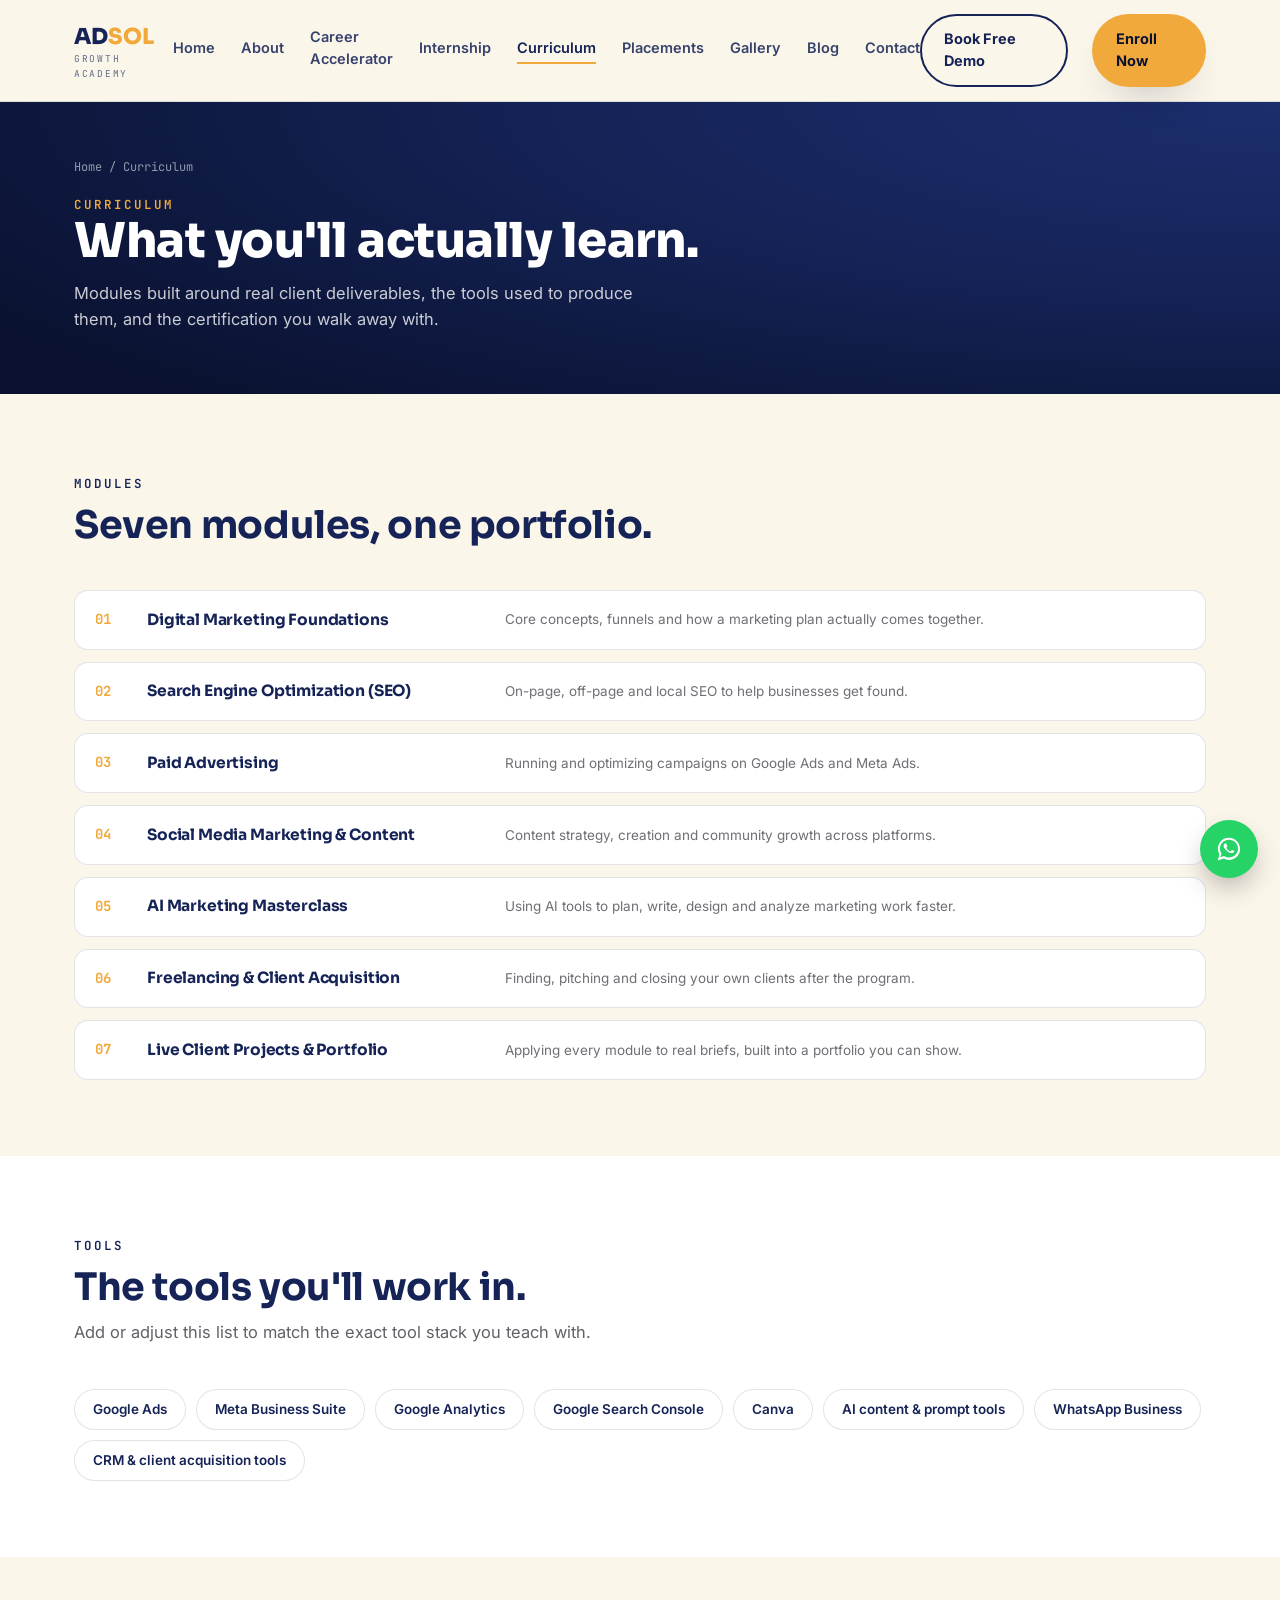
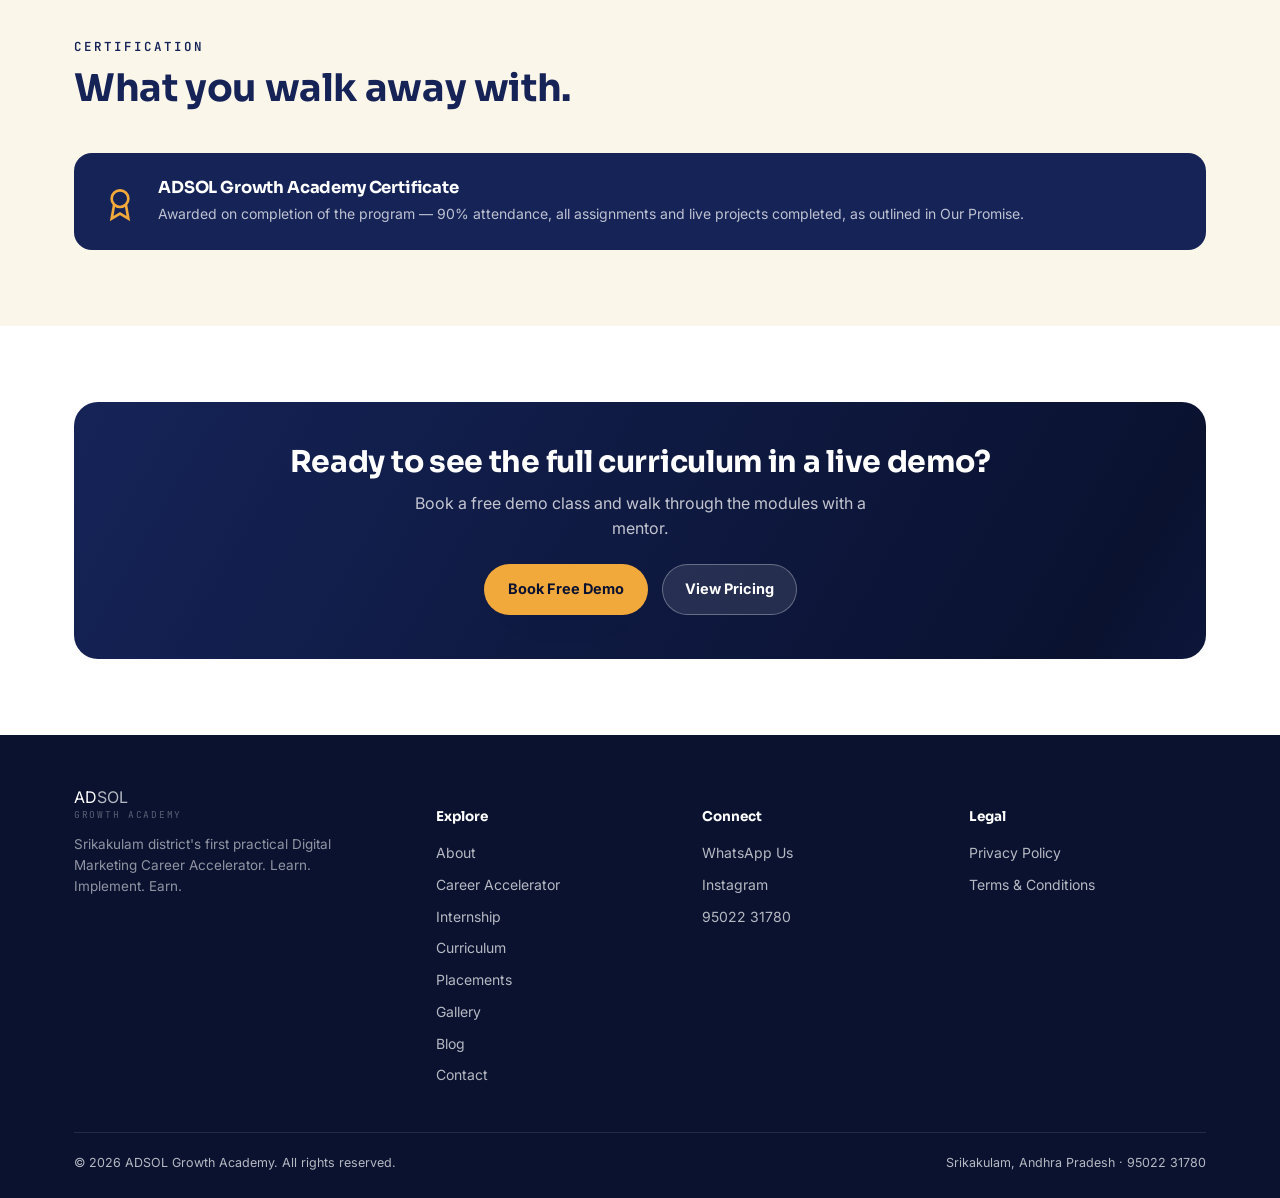
<file: curriculum.html>
<!DOCTYPE html>
<html lang="en">
<head>
<meta charset="UTF-8">
<meta name="viewport" content="width=device-width, initial-scale=1.0">
<title>Curriculum | ADSOL Growth Academy Digital Marketing Course</title>
<meta name="description" content="The ADSOL Growth Academy curriculum: SEO, paid ads, social media, AI marketing, freelancing and live client projects, plus tools and certification.">
<meta name="keywords" content="digital marketing course Srikakulam, digital marketing internship, AI marketing course, Srikakulam digital marketing institute, ADSOL Growth Academy">

<meta property="og:type" content="website">
<meta property="og:title" content="Curriculum | ADSOL Growth Academy Digital Marketing Course">
<meta property="og:description" content="The ADSOL Growth Academy curriculum: SEO, paid ads, social media, AI marketing, freelancing and live client projects, plus tools and certification.">
<meta property="og:url" content="https://www.adsoldigitals.com/">
<meta property="og:image" content="https://www.adsoldigitals.com/og-image.jpg">
<meta property="og:locale" content="en_IN">

<meta name="twitter:card" content="summary_large_image">
<meta name="twitter:title" content="Curriculum | ADSOL Growth Academy Digital Marketing Course">
<meta name="twitter:description" content="The ADSOL Growth Academy curriculum: SEO, paid ads, social media, AI marketing, freelancing and live client projects, plus tools and certification.">

<link rel="preconnect" href="https://fonts.googleapis.com">
<link rel="preconnect" href="https://fonts.gstatic.com" crossorigin>
<link href="https://fonts.googleapis.com/css2?family=Sora:wght@400;500;600;700;800&family=Inter:wght@400;500;600;700&family=Caveat:wght@600;700&family=JetBrains+Mono:wght@500;600&display=swap" rel="stylesheet">
<link rel="stylesheet" href="styles.css">
<link rel="icon" type="image/png" sizes="32x32" href="assets/images/favicon-32.png">
<link rel="apple-touch-icon" sizes="180x180" href="assets/images/favicon-180.png">

</head>
<body>
<header class="site">
  <div class="scroll-progress"><div class="scroll-progress-fill"></div></div>
  <div class="nav">
    <a href="index.html" class="logo">
      <div class="logo-col">
        <span><span class="ad">AD</span><span class="sol">SOL</span></span>
        <span class="logo-sub">GROWTH ACADEMY</span>
      </div>
    </a>
    <nav class="links">
      <a href="index.html">Home</a>
      <a href="about.html">About</a>
      <a href="career-accelerator.html">Career Accelerator</a>
      <a href="internship.html">Internship</a>
      <a href="curriculum.html" class="active">Curriculum</a>
      <a href="placements.html">Placements</a>
      <a href="gallery.html">Gallery</a>
      <a href="blog.html">Blog</a>
      <a href="contact.html">Contact</a>
    </nav>
    <div class="nav-cta">
      <a href="contact.html" class="btn btn-ghost">Book Free Demo</a>
      <a href="https://wa.me/919502231780?text=Hi%20ADSOL%2C%20I%27m%20interested%20in%20your%20Digital%20Marketing%20Course.%20Please%20share%20the%20complete%20details." class="btn btn-gold" target="_blank" rel="noopener">Enroll Now</a>
    </div>
    <button class="burger" aria-label="Menu"><span></span><span></span><span></span></button>
  </div>
</header>

<section class="page-hero">
  <div class="wrap">
    <div class="breadcrumb"><a href="index.html">Home</a> / Curriculum</div>
    <span class="eyebrow">Curriculum</span>
    <h1>What you'll actually learn.</h1>
    <p class="lede">Modules built around real client deliverables, the tools used to produce them, and the certification you walk away with.</p>
  </div>
</section>

<section>
  <div class="wrap">
    <div class="section-head">
      <span class="eyebrow dark">Modules</span>
      <h2>Seven modules, one portfolio.</h2>
    </div>
    <div class="module-list">
      <div class="module-row"><span class="mnum">01</span><h4>Digital Marketing Foundations</h4><p>Core concepts, funnels and how a marketing plan actually comes together.</p></div>
      <div class="module-row"><span class="mnum">02</span><h4>Search Engine Optimization (SEO)</h4><p>On-page, off-page and local SEO to help businesses get found.</p></div>
      <div class="module-row"><span class="mnum">03</span><h4>Paid Advertising</h4><p>Running and optimizing campaigns on Google Ads and Meta Ads.</p></div>
      <div class="module-row"><span class="mnum">04</span><h4>Social Media Marketing &amp; Content</h4><p>Content strategy, creation and community growth across platforms.</p></div>
      <div class="module-row"><span class="mnum">05</span><h4>AI Marketing Masterclass</h4><p>Using AI tools to plan, write, design and analyze marketing work faster.</p></div>
      <div class="module-row"><span class="mnum">06</span><h4>Freelancing &amp; Client Acquisition</h4><p>Finding, pitching and closing your own clients after the program.</p></div>
      <div class="module-row"><span class="mnum">07</span><h4>Live Client Projects &amp; Portfolio</h4><p>Applying every module to real briefs, built into a portfolio you can show.</p></div>
    </div>
  </div>
</section>

<section class="section-alt">
  <div class="wrap">
    <div class="section-head">
      <span class="eyebrow dark">Tools</span>
      <h2>The tools you'll work in.</h2>
      <p>Add or adjust this list to match the exact tool stack you teach with.</p>
    </div>
    <div class="tool-row">
      <span class="tool-chip">Google Ads</span>
      <span class="tool-chip">Meta Business Suite</span>
      <span class="tool-chip">Google Analytics</span>
      <span class="tool-chip">Google Search Console</span>
      <span class="tool-chip">Canva</span>
      <span class="tool-chip">AI content &amp; prompt tools</span>
      <span class="tool-chip">WhatsApp Business</span>
      <span class="tool-chip">CRM &amp; client acquisition tools</span>
    </div>
  </div>
</section>

<section>
  <div class="wrap">
    <div class="section-head">
      <span class="eyebrow dark">Certification</span>
      <h2>What you walk away with.</h2>
    </div>
    <div class="cert-card">
      <svg viewBox="0 0 24 24"><path d="M12 15a5 5 0 100-10 5 5 0 000 10z"/><path d="M8.5 13.5L7 22l5-3 5 3-1.5-8.5"/></svg>
      <div>
        <h4>ADSOL Growth Academy Certificate</h4>
        <p>Awarded on completion of the program &mdash; 90% attendance, all assignments and live projects completed, as outlined in Our Promise.</p>
      </div>
    </div>
  </div>
</section>

<section class="section-alt">
  <div class="wrap">
    <div class="cta-banner">
      <h3>Ready to see the full curriculum in a live demo?</h3>
      <p>Book a free demo class and walk through the modules with a mentor.</p>
      <div class="ctas">
        <a href="contact.html" class="btn btn-gold">Book Free Demo</a>
        <a href="career-accelerator.html" class="btn" style="background:rgba(255,255,255,0.1); color:#fff; border:1px solid rgba(255,255,255,0.3);">View Pricing</a>
      </div>
    </div>
  </div>
</section>
<footer>
  <div class="wrap">
    <div class="foot-grid">
      <div>
        <div class="logo-col" style="margin-bottom:12px;">
          <span><span class="ad" style="color:#fff;">AD</span><span class="sol">SOL</span></span>
          <span class="logo-sub" style="color:rgba(255,255,255,0.5);">GROWTH ACADEMY</span>
        </div>
        <p style="font-size:13.5px; color:rgba(255,255,255,0.55); max-width:260px;">Srikakulam district's first practical Digital Marketing Career Accelerator. Learn. Implement. Earn.</p>
      </div>
      <div>
        <h5>Explore</h5>
        <ul>
          <li><a href="about.html">About</a></li>
          <li><a href="career-accelerator.html">Career Accelerator</a></li>
          <li><a href="internship.html">Internship</a></li>
          <li><a href="curriculum.html">Curriculum</a></li>
          <li><a href="placements.html">Placements</a></li>
          <li><a href="gallery.html">Gallery</a></li>
          <li><a href="blog.html">Blog</a></li>
          <li><a href="contact.html">Contact</a></li>
        </ul>
      </div>
      <div>
        <h5>Connect</h5>
        <ul>
          <li><a href="https://wa.me/919502231780?text=Hi%20ADSOL%2C%20I%27m%20interested%20in%20your%20Digital%20Marketing%20Course.%20Please%20share%20the%20complete%20details." target="_blank" rel="noopener">WhatsApp Us</a></li>
          <li><a href="https://www.instagram.com/adsoldigitals" target="_blank" rel="noopener">Instagram</a></li>
          <li><a href="tel:+919502231780">95022 31780</a></li>
        </ul>
      </div>
      <div>
        <h5>Legal</h5>
        <ul>
          <li><a href="privacy-policy.html">Privacy Policy</a></li>
          <li><a href="terms-conditions.html">Terms &amp; Conditions</a></li>
        </ul>
      </div>
    </div>
    <div class="foot-bottom">
      <span>&copy; 2026 ADSOL Growth Academy. All rights reserved.</span>
      <span>Srikakulam, Andhra Pradesh &middot; 95022 31780</span>
    </div>
  </div>
</footer>
<a class="wa-float" href="https://wa.me/919502231780?text=Hi%20ADSOL%2C%20I%27m%20interested%20in%20your%20Digital%20Marketing%20Course.%20Please%20share%20the%20complete%20details." target="_blank" rel="noopener" aria-label="Chat on WhatsApp">
  <svg viewBox="0 0 32 32"><path d="M16 3C9 3 3.3 8.6 3.3 15.5c0 2.4.7 4.7 1.9 6.6L3 29l7.1-2.1c1.8 1 3.8 1.6 5.9 1.6 7 0 12.7-5.6 12.7-12.5S23 3 16 3zm0 22.7c-1.9 0-3.7-.5-5.3-1.5l-.4-.2-4.2 1.3 1.3-4.1-.2-.4a10.3 10.3 0 01-1.6-5.5C5.6 9.9 10.3 5.3 16 5.3S26.4 9.9 26.4 15.5 21.7 25.7 16 25.7zm5.8-7.6c-.3-.2-1.9-.9-2.1-1-.3-.1-.5-.2-.7.2s-.9 1-1 1.2c-.2.2-.4.2-.7 0-.3-.1-1.3-.5-2.5-1.5-.9-.8-1.5-1.8-1.7-2.2-.2-.3 0-.5.1-.7.1-.1.3-.4.5-.5.2-.2.2-.3.3-.5.1-.2 0-.4 0-.6-.1-.2-.7-1.7-1-2.3-.3-.6-.5-.5-.7-.5h-.6c-.2 0-.5.1-.8.4-.3.3-1 1-1 2.4s1 2.8 1.2 3c.1.2 2.1 3.1 5 4.4.7.3 1.3.5 1.7.6.7.2 1.4.2 1.9.1.6-.1 1.9-.8 2.1-1.5.3-.7.3-1.4.2-1.5-.1-.1-.3-.2-.6-.3z"/></svg>
</a>
<a class="wa-sticky-mobile" href="https://wa.me/919502231780?text=Hi%20ADSOL%2C%20I%27m%20interested%20in%20your%20Digital%20Marketing%20Course.%20Please%20share%20the%20complete%20details." target="_blank" rel="noopener">
  <svg viewBox="0 0 32 32"><path d="M16 3C9 3 3.3 8.6 3.3 15.5c0 2.4.7 4.7 1.9 6.6L3 29l7.1-2.1c1.8 1 3.8 1.6 5.9 1.6 7 0 12.7-5.6 12.7-12.5S23 3 16 3zm0 22.7c-1.9 0-3.7-.5-5.3-1.5l-.4-.2-4.2 1.3 1.3-4.1-.2-.4a10.3 10.3 0 01-1.6-5.5C5.6 9.9 10.3 5.3 16 5.3S26.4 9.9 26.4 15.5 21.7 25.7 16 25.7z"/></svg>
  Chat with an Admission Counselor
</a>
<script>
const burger = document.querySelector('.burger');
const links = document.querySelector('nav.links');
burger?.addEventListener('click', () => {
  const open = links.style.display === 'flex';
  links.style.cssText = open ? '' : 'display:flex; position:fixed; top:64px; left:0; right:0; background:#FBF6EA; flex-direction:column; padding:20px 24px; gap:18px; box-shadow:0 12px 20px -10px rgba(0,0,0,0.2); z-index:99;';
});
document.getElementById('contactForm')?.addEventListener('submit', function(e){
  e.preventDefault();
  const name = document.getElementById('cf-name').value.trim();
  const phone = document.getElementById('cf-phone').value.trim();
  const interest = document.getElementById('cf-interest').value;
  const msg = `Hi ADSOL, my name is ${name} (${phone}). I'm interested in: ${interest}. Please share the complete details.`;
  window.open(`https://wa.me/919502231780?text=${encodeURIComponent(msg)}`, '_blank');
});

/* sticky header shadow + scroll progress bar */
const siteHeader = document.querySelector('header.site');
const progressFill = document.querySelector('.scroll-progress-fill');
const onScroll = () => {
  if (siteHeader) siteHeader.classList.toggle('scrolled', window.scrollY > 8);
  if (progressFill){
    const doc = document.documentElement;
    const scrollable = doc.scrollHeight - doc.clientHeight;
    const pct = scrollable > 0 ? (window.scrollY / scrollable) * 100 : 0;
    progressFill.style.width = pct + '%';
  }
};
window.addEventListener('scroll', onScroll, { passive: true });
onScroll();

/* hero load-in stagger on first paint */
const loadInEls = document.querySelectorAll('.hero .pin-row, .hero h1, .hero p.lede, .hero .hero-ctas, .hero .seat-card, .hero .founder-card, .page-hero .breadcrumb, .page-hero h1, .page-hero p.lede');
loadInEls.forEach((el, i) => {
  el.classList.add('load-in');
  el.style.animationDelay = (i * 0.09) + 's';
});

/* scroll-reveal for cards and content blocks */
const revealSelectors = '.become-card, .feature-card, .road-step, .module-row, .testi-card, .blog-card, .bonus-item, .meta-pill, .niche-chip, .tool-chip, .check-item, .price-card, .value-table, .cert-card, .promise-box, .days-block, .partner-slot, .insta-slot, .process-step, .contact-info-card, .contact-form';
const revealEls = document.querySelectorAll(revealSelectors);
if ('IntersectionObserver' in window && revealEls.length){
  revealEls.forEach((el, i) => {
    el.classList.add('reveal');
    el.style.transitionDelay = ((i % 6) * 0.06) + 's';
  });
  const io = new IntersectionObserver((entries) => {
    entries.forEach(entry => {
      if (entry.isIntersecting){
        entry.target.classList.add('in-view');
        io.unobserve(entry.target);
      }
    });
  }, { threshold: 0.12, rootMargin: '0px 0px -40px 0px' });
  revealEls.forEach(el => io.observe(el));
} else {
  revealEls.forEach(el => el.classList.add('reveal', 'in-view'));
}

/* count-up numerals when they scroll into view */
const countEls = document.querySelectorAll('.count-up');
const animateCount = (el) => {
  const target = parseFloat(el.dataset.target || '0');
  const prefix = el.dataset.prefix || '';
  const suffix = el.dataset.suffix || '';
  const duration = 1200;
  const start = performance.now();
  const step = (now) => {
    const p = Math.min((now - start) / duration, 1);
    const eased = 1 - Math.pow(1 - p, 3);
    const val = Math.round(target * eased);
    el.textContent = prefix + val.toLocaleString('en-IN') + suffix;
    if (p < 1) requestAnimationFrame(step);
  };
  requestAnimationFrame(step);
};
if ('IntersectionObserver' in window && countEls.length){
  const cio = new IntersectionObserver((entries) => {
    entries.forEach(entry => {
      if (entry.isIntersecting){
        animateCount(entry.target);
        cio.unobserve(entry.target);
      }
    });
  }, { threshold: 0.4 });
  countEls.forEach(el => cio.observe(el));
}
</script>
</body>
</html>
</file>
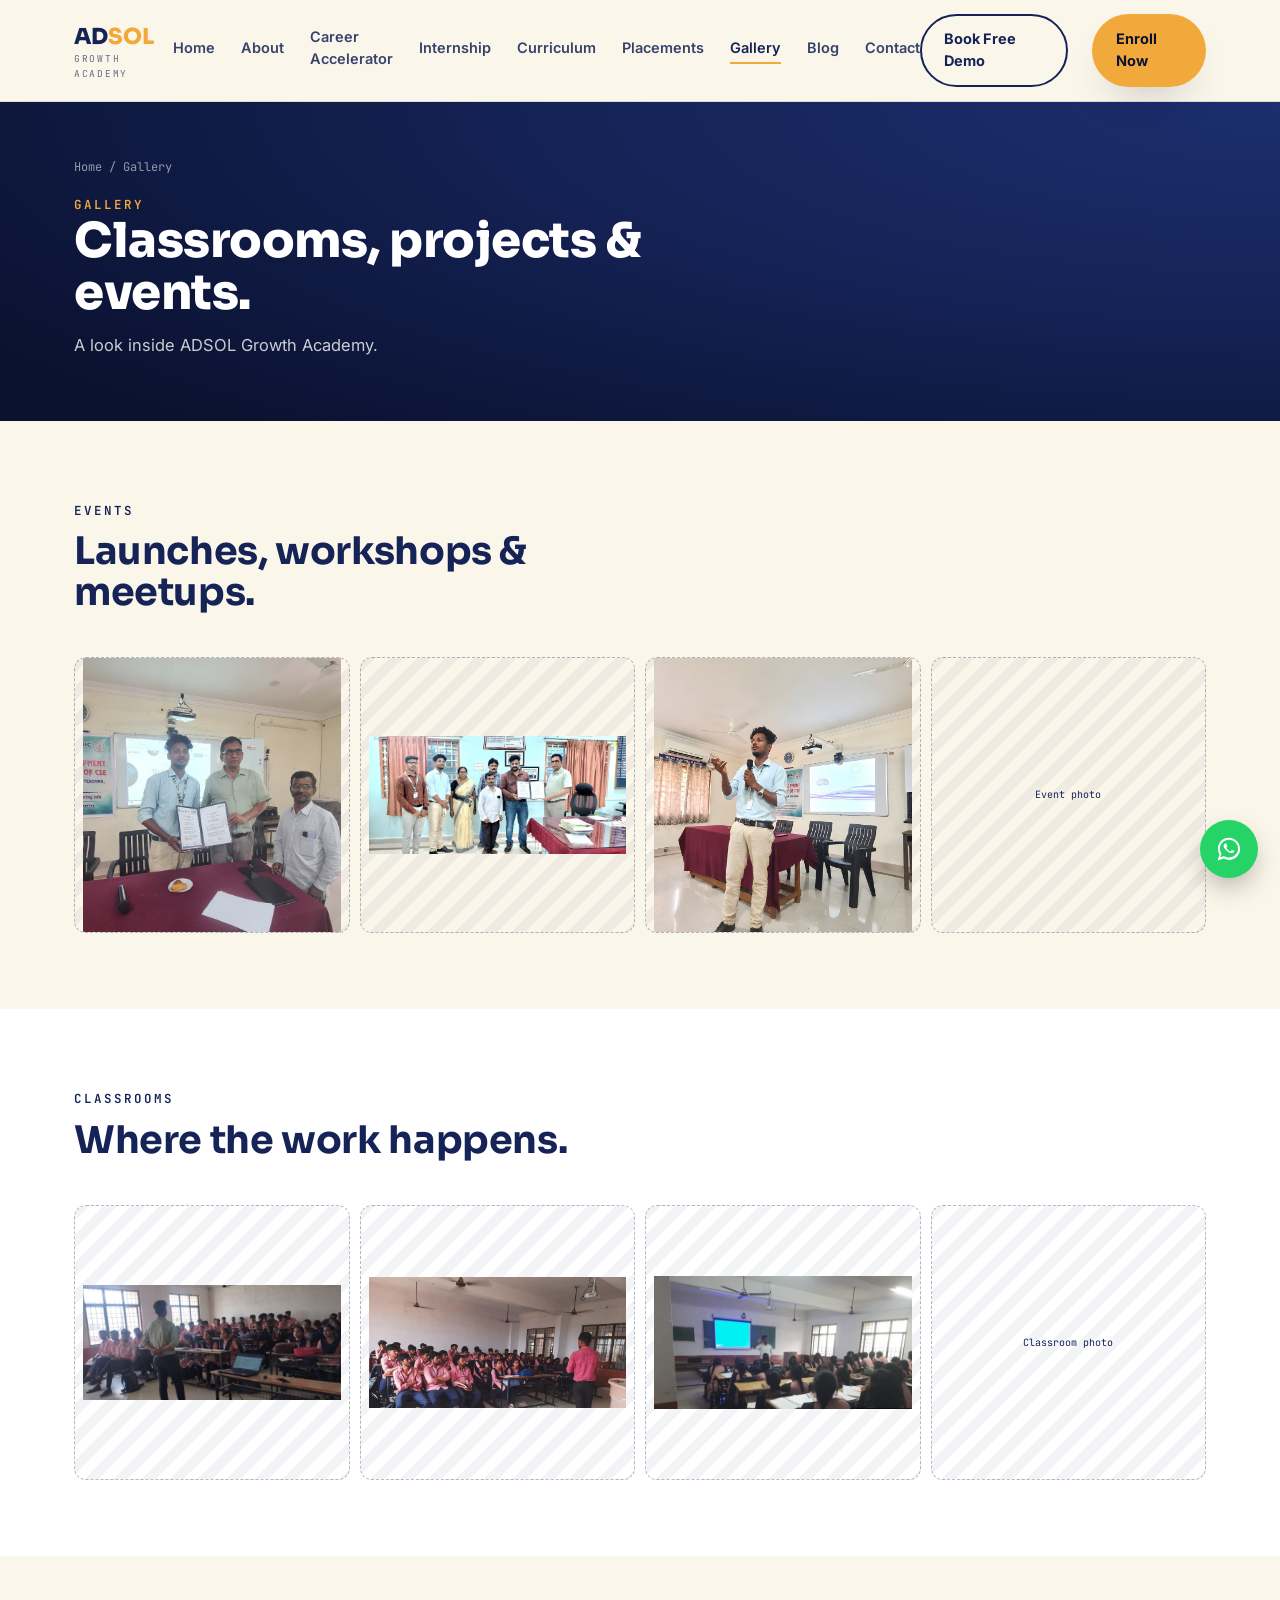
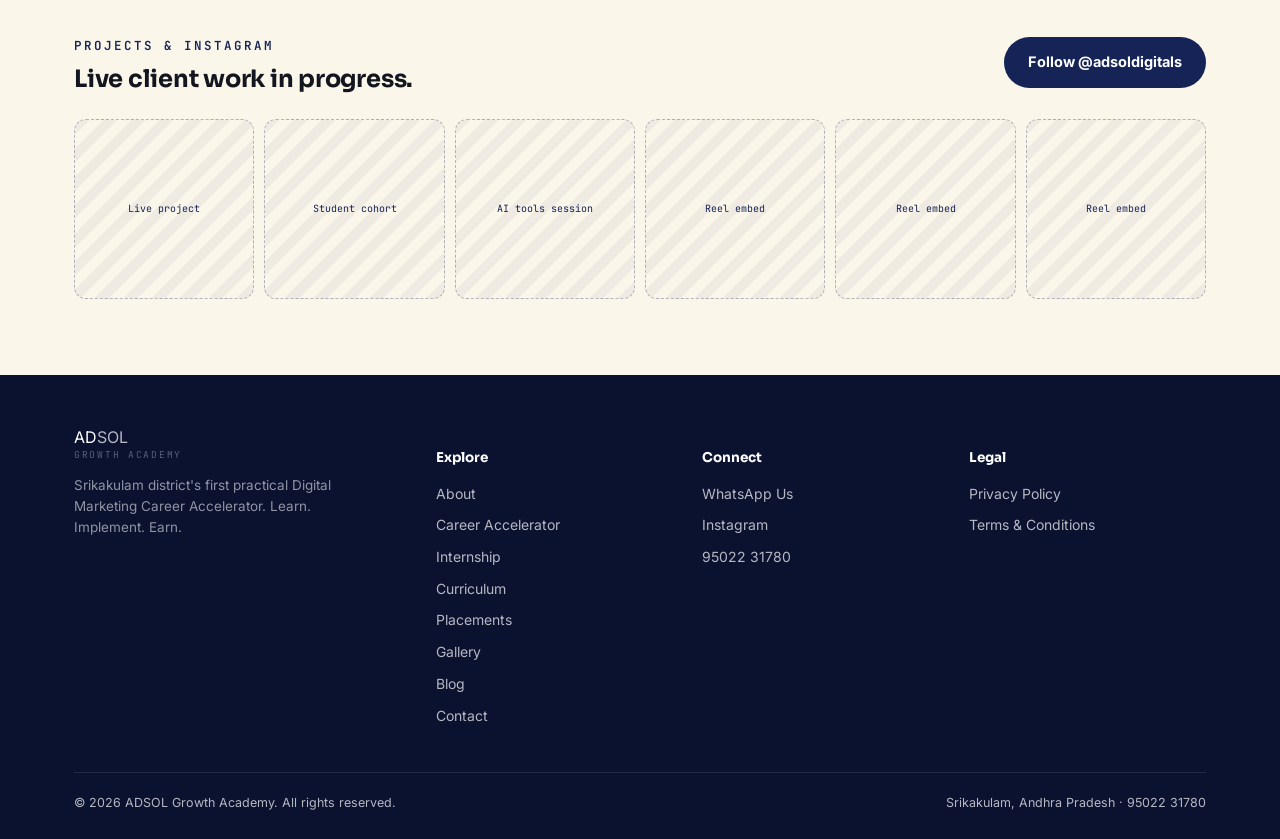
<file: gallery.html>
<!DOCTYPE html>
<html lang="en">
<head>
<meta charset="UTF-8">
<meta name="viewport" content="width=device-width, initial-scale=1.0">
<title>Gallery | ADSOL Growth Academy</title>
<meta name="description" content="Photos from ADSOL Growth Academy — classrooms, live client projects and events in Srikakulam.">
<meta name="keywords" content="digital marketing course Srikakulam, digital marketing internship, AI marketing course, Srikakulam digital marketing institute, ADSOL Growth Academy">

<meta property="og:type" content="website">
<meta property="og:title" content="Gallery | ADSOL Growth Academy">
<meta property="og:description" content="Photos from ADSOL Growth Academy — classrooms, live client projects and events in Srikakulam.">
<meta property="og:url" content="https://www.adsoldigitals.com/">
<meta property="og:image" content="https://www.adsoldigitals.com/og-image.jpg">
<meta property="og:locale" content="en_IN">

<meta name="twitter:card" content="summary_large_image">
<meta name="twitter:title" content="Gallery | ADSOL Growth Academy">
<meta name="twitter:description" content="Photos from ADSOL Growth Academy — classrooms, live client projects and events in Srikakulam.">

<link rel="preconnect" href="https://fonts.googleapis.com">
<link rel="preconnect" href="https://fonts.gstatic.com" crossorigin>
<link href="https://fonts.googleapis.com/css2?family=Sora:wght@400;500;600;700;800&family=Inter:wght@400;500;600;700&family=Caveat:wght@600;700&family=JetBrains+Mono:wght@500;600&display=swap" rel="stylesheet">
<link rel="stylesheet" href="styles.css">
<link rel="icon" type="image/png" sizes="32x32" href="assets/images/favicon-32.png">
<link rel="apple-touch-icon" sizes="180x180" href="assets/images/favicon-180.png">

</head>
<body>
<header class="site">
  <div class="scroll-progress"><div class="scroll-progress-fill"></div></div>
  <div class="nav">
    <a href="index.html" class="logo">
      <div class="logo-col">
        <span><span class="ad">AD</span><span class="sol">SOL</span></span>
        <span class="logo-sub">GROWTH ACADEMY</span>
      </div>
    </a>
    <nav class="links">
      <a href="index.html">Home</a>
      <a href="about.html">About</a>
      <a href="career-accelerator.html">Career Accelerator</a>
      <a href="internship.html">Internship</a>
      <a href="curriculum.html">Curriculum</a>
      <a href="placements.html">Placements</a>
      <a href="gallery.html" class="active">Gallery</a>
      <a href="blog.html">Blog</a>
      <a href="contact.html">Contact</a>
    </nav>
    <div class="nav-cta">
      <a href="contact.html" class="btn btn-ghost">Book Free Demo</a>
      <a href="https://wa.me/919502231780?text=Hi%20ADSOL%2C%20I%27m%20interested%20in%20your%20Digital%20Marketing%20Course.%20Please%20share%20the%20complete%20details." class="btn btn-gold" target="_blank" rel="noopener">Enroll Now</a>
    </div>
    <button class="burger" aria-label="Menu"><span></span><span></span><span></span></button>
  </div>
</header>

<section class="page-hero">
  <div class="wrap">
    <div class="breadcrumb"><a href="index.html">Home</a> / Gallery</div>
    <span class="eyebrow">Gallery</span>
    <h1>Classrooms, projects &amp; events.</h1>
    <p class="lede">A look inside ADSOL Growth Academy.</p>
  </div>
</section>

<section>
  <div class="wrap">
    <div class="section-head">
      <span class="eyebrow dark">Events</span>
      <h2>Launches, workshops &amp; meetups.</h2>
    </div>
    <div class="insta-grid" style="grid-template-columns:repeat(4,1fr);">
      <div class="insta-slot filled"><img src="assets/images/mou-signing-1.jpg" alt="ADSOL MoU signing ceremony"></div>
      <div class="insta-slot filled"><img src="assets/images/mou-signing-2.jpg" alt="ADSOL institutional partnership signing"></div>
      <div class="insta-slot filled"><img src="assets/images/event-seminar.jpg" alt="ADSOL guest seminar session"></div>
      <div class="insta-slot">Event photo</div>
    </div>
  </div>
</section>

<section class="section-alt">
  <div class="wrap">
    <div class="section-head">
      <span class="eyebrow dark">Classrooms</span>
      <h2>Where the work happens.</h2>
    </div>
    <div class="insta-grid" style="grid-template-columns:repeat(4,1fr);">
      <div class="insta-slot filled"><img src="assets/images/classroom-session-1.jpg" alt="ADSOL classroom training session"></div>
      <div class="insta-slot filled"><img src="assets/images/classroom-session-2.jpg" alt="ADSOL classroom training session"></div>
      <div class="insta-slot filled"><img src="assets/images/classroom-session-3.jpg" alt="ADSOL classroom training session"></div>
      <div class="insta-slot">Classroom photo</div>
    </div>
  </div>
</section>

<section>
  <div class="wrap">
    <div class="insta-head">
      <div>
        <span class="eyebrow dark">Projects &amp; Instagram</span>
        <h2 style="margin-top:10px;">Live client work in progress.</h2>
      </div>
      <a href="https://www.instagram.com/adsoldigitals" target="_blank" rel="noopener" class="btn btn-navy">Follow @adsoldigitals</a>
    </div>
    <div class="insta-grid">
      <div class="insta-slot">Live project</div>
      <div class="insta-slot">Student cohort</div>
      <div class="insta-slot">AI tools session</div>
      <div class="insta-slot">Reel embed</div>
      <div class="insta-slot">Reel embed</div>
      <div class="insta-slot">Reel embed</div>
    </div>
  </div>
</section>
<footer>
  <div class="wrap">
    <div class="foot-grid">
      <div>
        <div class="logo-col" style="margin-bottom:12px;">
          <span><span class="ad" style="color:#fff;">AD</span><span class="sol">SOL</span></span>
          <span class="logo-sub" style="color:rgba(255,255,255,0.5);">GROWTH ACADEMY</span>
        </div>
        <p style="font-size:13.5px; color:rgba(255,255,255,0.55); max-width:260px;">Srikakulam district's first practical Digital Marketing Career Accelerator. Learn. Implement. Earn.</p>
      </div>
      <div>
        <h5>Explore</h5>
        <ul>
          <li><a href="about.html">About</a></li>
          <li><a href="career-accelerator.html">Career Accelerator</a></li>
          <li><a href="internship.html">Internship</a></li>
          <li><a href="curriculum.html">Curriculum</a></li>
          <li><a href="placements.html">Placements</a></li>
          <li><a href="gallery.html">Gallery</a></li>
          <li><a href="blog.html">Blog</a></li>
          <li><a href="contact.html">Contact</a></li>
        </ul>
      </div>
      <div>
        <h5>Connect</h5>
        <ul>
          <li><a href="https://wa.me/919502231780?text=Hi%20ADSOL%2C%20I%27m%20interested%20in%20your%20Digital%20Marketing%20Course.%20Please%20share%20the%20complete%20details." target="_blank" rel="noopener">WhatsApp Us</a></li>
          <li><a href="https://www.instagram.com/adsoldigitals" target="_blank" rel="noopener">Instagram</a></li>
          <li><a href="tel:+919502231780">95022 31780</a></li>
        </ul>
      </div>
      <div>
        <h5>Legal</h5>
        <ul>
          <li><a href="privacy-policy.html">Privacy Policy</a></li>
          <li><a href="terms-conditions.html">Terms &amp; Conditions</a></li>
        </ul>
      </div>
    </div>
    <div class="foot-bottom">
      <span>&copy; 2026 ADSOL Growth Academy. All rights reserved.</span>
      <span>Srikakulam, Andhra Pradesh &middot; 95022 31780</span>
    </div>
  </div>
</footer>
<a class="wa-float" href="https://wa.me/919502231780?text=Hi%20ADSOL%2C%20I%27m%20interested%20in%20your%20Digital%20Marketing%20Course.%20Please%20share%20the%20complete%20details." target="_blank" rel="noopener" aria-label="Chat on WhatsApp">
  <svg viewBox="0 0 32 32"><path d="M16 3C9 3 3.3 8.6 3.3 15.5c0 2.4.7 4.7 1.9 6.6L3 29l7.1-2.1c1.8 1 3.8 1.6 5.9 1.6 7 0 12.7-5.6 12.7-12.5S23 3 16 3zm0 22.7c-1.9 0-3.7-.5-5.3-1.5l-.4-.2-4.2 1.3 1.3-4.1-.2-.4a10.3 10.3 0 01-1.6-5.5C5.6 9.9 10.3 5.3 16 5.3S26.4 9.9 26.4 15.5 21.7 25.7 16 25.7zm5.8-7.6c-.3-.2-1.9-.9-2.1-1-.3-.1-.5-.2-.7.2s-.9 1-1 1.2c-.2.2-.4.2-.7 0-.3-.1-1.3-.5-2.5-1.5-.9-.8-1.5-1.8-1.7-2.2-.2-.3 0-.5.1-.7.1-.1.3-.4.5-.5.2-.2.2-.3.3-.5.1-.2 0-.4 0-.6-.1-.2-.7-1.7-1-2.3-.3-.6-.5-.5-.7-.5h-.6c-.2 0-.5.1-.8.4-.3.3-1 1-1 2.4s1 2.8 1.2 3c.1.2 2.1 3.1 5 4.4.7.3 1.3.5 1.7.6.7.2 1.4.2 1.9.1.6-.1 1.9-.8 2.1-1.5.3-.7.3-1.4.2-1.5-.1-.1-.3-.2-.6-.3z"/></svg>
</a>
<a class="wa-sticky-mobile" href="https://wa.me/919502231780?text=Hi%20ADSOL%2C%20I%27m%20interested%20in%20your%20Digital%20Marketing%20Course.%20Please%20share%20the%20complete%20details." target="_blank" rel="noopener">
  <svg viewBox="0 0 32 32"><path d="M16 3C9 3 3.3 8.6 3.3 15.5c0 2.4.7 4.7 1.9 6.6L3 29l7.1-2.1c1.8 1 3.8 1.6 5.9 1.6 7 0 12.7-5.6 12.7-12.5S23 3 16 3zm0 22.7c-1.9 0-3.7-.5-5.3-1.5l-.4-.2-4.2 1.3 1.3-4.1-.2-.4a10.3 10.3 0 01-1.6-5.5C5.6 9.9 10.3 5.3 16 5.3S26.4 9.9 26.4 15.5 21.7 25.7 16 25.7z"/></svg>
  Chat with an Admission Counselor
</a>
<script>
const burger = document.querySelector('.burger');
const links = document.querySelector('nav.links');
burger?.addEventListener('click', () => {
  const open = links.style.display === 'flex';
  links.style.cssText = open ? '' : 'display:flex; position:fixed; top:64px; left:0; right:0; background:#FBF6EA; flex-direction:column; padding:20px 24px; gap:18px; box-shadow:0 12px 20px -10px rgba(0,0,0,0.2); z-index:99;';
});
document.getElementById('contactForm')?.addEventListener('submit', function(e){
  e.preventDefault();
  const name = document.getElementById('cf-name').value.trim();
  const phone = document.getElementById('cf-phone').value.trim();
  const interest = document.getElementById('cf-interest').value;
  const msg = `Hi ADSOL, my name is ${name} (${phone}). I'm interested in: ${interest}. Please share the complete details.`;
  window.open(`https://wa.me/919502231780?text=${encodeURIComponent(msg)}`, '_blank');
});

/* sticky header shadow + scroll progress bar */
const siteHeader = document.querySelector('header.site');
const progressFill = document.querySelector('.scroll-progress-fill');
const onScroll = () => {
  if (siteHeader) siteHeader.classList.toggle('scrolled', window.scrollY > 8);
  if (progressFill){
    const doc = document.documentElement;
    const scrollable = doc.scrollHeight - doc.clientHeight;
    const pct = scrollable > 0 ? (window.scrollY / scrollable) * 100 : 0;
    progressFill.style.width = pct + '%';
  }
};
window.addEventListener('scroll', onScroll, { passive: true });
onScroll();

/* hero load-in stagger on first paint */
const loadInEls = document.querySelectorAll('.hero .pin-row, .hero h1, .hero p.lede, .hero .hero-ctas, .hero .seat-card, .hero .founder-card, .page-hero .breadcrumb, .page-hero h1, .page-hero p.lede');
loadInEls.forEach((el, i) => {
  el.classList.add('load-in');
  el.style.animationDelay = (i * 0.09) + 's';
});

/* scroll-reveal for cards and content blocks */
const revealSelectors = '.become-card, .feature-card, .road-step, .module-row, .testi-card, .blog-card, .bonus-item, .meta-pill, .niche-chip, .tool-chip, .check-item, .price-card, .value-table, .cert-card, .promise-box, .days-block, .partner-slot, .insta-slot, .process-step, .contact-info-card, .contact-form';
const revealEls = document.querySelectorAll(revealSelectors);
if ('IntersectionObserver' in window && revealEls.length){
  revealEls.forEach((el, i) => {
    el.classList.add('reveal');
    el.style.transitionDelay = ((i % 6) * 0.06) + 's';
  });
  const io = new IntersectionObserver((entries) => {
    entries.forEach(entry => {
      if (entry.isIntersecting){
        entry.target.classList.add('in-view');
        io.unobserve(entry.target);
      }
    });
  }, { threshold: 0.12, rootMargin: '0px 0px -40px 0px' });
  revealEls.forEach(el => io.observe(el));
} else {
  revealEls.forEach(el => el.classList.add('reveal', 'in-view'));
}

/* count-up numerals when they scroll into view */
const countEls = document.querySelectorAll('.count-up');
const animateCount = (el) => {
  const target = parseFloat(el.dataset.target || '0');
  const prefix = el.dataset.prefix || '';
  const suffix = el.dataset.suffix || '';
  const duration = 1200;
  const start = performance.now();
  const step = (now) => {
    const p = Math.min((now - start) / duration, 1);
    const eased = 1 - Math.pow(1 - p, 3);
    const val = Math.round(target * eased);
    el.textContent = prefix + val.toLocaleString('en-IN') + suffix;
    if (p < 1) requestAnimationFrame(step);
  };
  requestAnimationFrame(step);
};
if ('IntersectionObserver' in window && countEls.length){
  const cio = new IntersectionObserver((entries) => {
    entries.forEach(entry => {
      if (entry.isIntersecting){
        animateCount(entry.target);
        cio.unobserve(entry.target);
      }
    });
  }, { threshold: 0.4 });
  countEls.forEach(el => cio.observe(el));
}
</script>
</body>
</html>
</file>
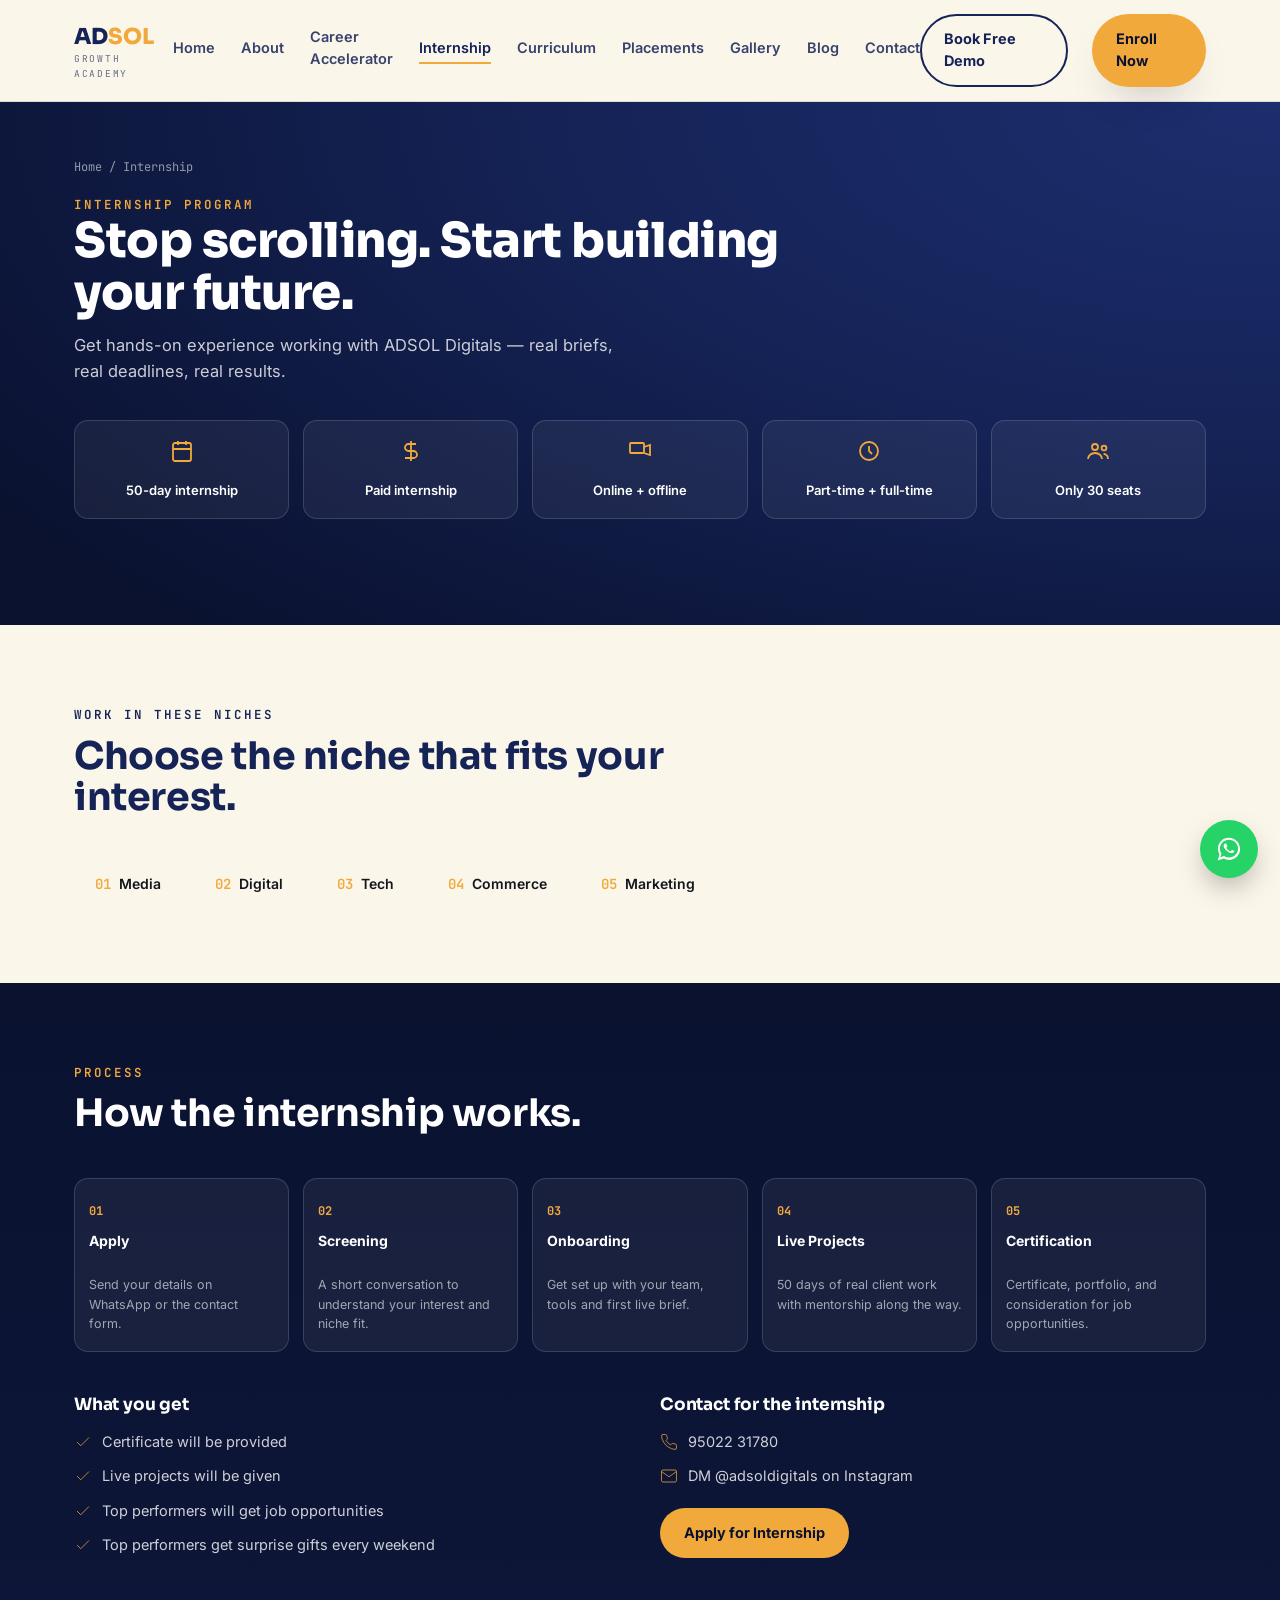
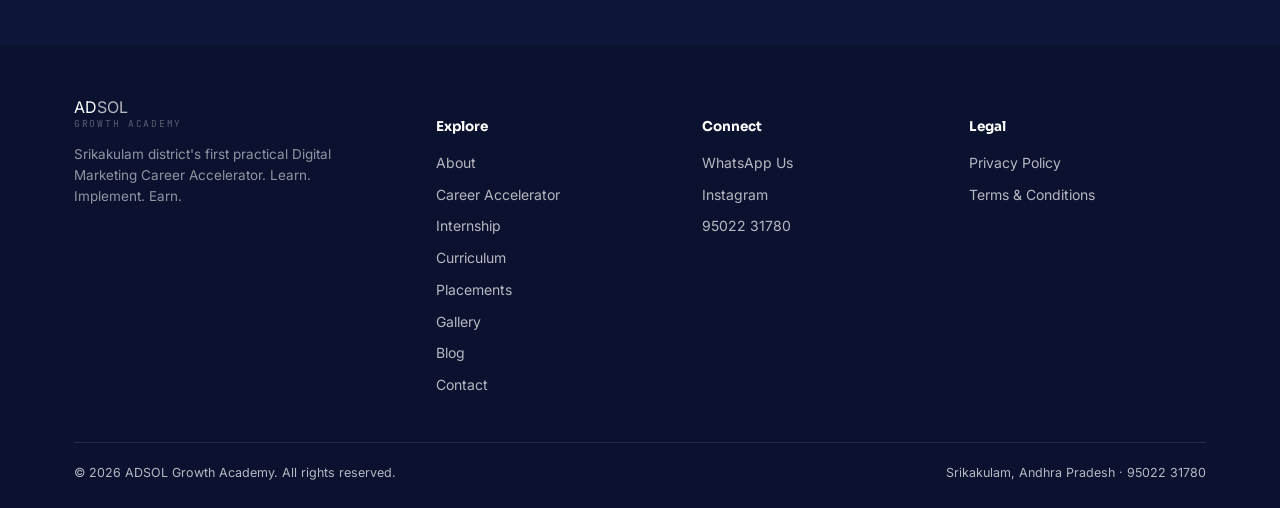
<file: internship.html>
<!DOCTYPE html>
<html lang="en">
<head>
<meta charset="UTF-8">
<meta name="viewport" content="width=device-width, initial-scale=1.0">
<title>Digital Marketing Internship in Srikakulam | ADSOL Digitals</title>
<meta name="description" content="A paid, 50-day Digital Marketing internship with ADSOL Digitals — live projects across Media, Digital, Tech, Commerce and Marketing. Online + offline, part-time + full-time.">
<meta name="keywords" content="digital marketing course Srikakulam, digital marketing internship, AI marketing course, Srikakulam digital marketing institute, ADSOL Growth Academy">

<meta property="og:type" content="website">
<meta property="og:title" content="Digital Marketing Internship in Srikakulam | ADSOL Digitals">
<meta property="og:description" content="A paid, 50-day Digital Marketing internship with ADSOL Digitals — live projects across Media, Digital, Tech, Commerce and Marketing. Online + offline, part-time + full-time.">
<meta property="og:url" content="https://www.adsoldigitals.com/">
<meta property="og:image" content="https://www.adsoldigitals.com/og-image.jpg">
<meta property="og:locale" content="en_IN">

<meta name="twitter:card" content="summary_large_image">
<meta name="twitter:title" content="Digital Marketing Internship in Srikakulam | ADSOL Digitals">
<meta name="twitter:description" content="A paid, 50-day Digital Marketing internship with ADSOL Digitals — live projects across Media, Digital, Tech, Commerce and Marketing. Online + offline, part-time + full-time.">

<link rel="preconnect" href="https://fonts.googleapis.com">
<link rel="preconnect" href="https://fonts.gstatic.com" crossorigin>
<link href="https://fonts.googleapis.com/css2?family=Sora:wght@400;500;600;700;800&family=Inter:wght@400;500;600;700&family=Caveat:wght@600;700&family=JetBrains+Mono:wght@500;600&display=swap" rel="stylesheet">
<link rel="stylesheet" href="styles.css">
<link rel="icon" type="image/png" sizes="32x32" href="assets/images/favicon-32.png">
<link rel="apple-touch-icon" sizes="180x180" href="assets/images/favicon-180.png">

</head>
<body>
<header class="site">
  <div class="scroll-progress"><div class="scroll-progress-fill"></div></div>
  <div class="nav">
    <a href="index.html" class="logo">
      <div class="logo-col">
        <span><span class="ad">AD</span><span class="sol">SOL</span></span>
        <span class="logo-sub">GROWTH ACADEMY</span>
      </div>
    </a>
    <nav class="links">
      <a href="index.html">Home</a>
      <a href="about.html">About</a>
      <a href="career-accelerator.html">Career Accelerator</a>
      <a href="internship.html" class="active">Internship</a>
      <a href="curriculum.html">Curriculum</a>
      <a href="placements.html">Placements</a>
      <a href="gallery.html">Gallery</a>
      <a href="blog.html">Blog</a>
      <a href="contact.html">Contact</a>
    </nav>
    <div class="nav-cta">
      <a href="contact.html" class="btn btn-ghost">Book Free Demo</a>
      <a href="https://wa.me/919502231780?text=Hi%20ADSOL%2C%20I%27m%20interested%20in%20your%20Digital%20Marketing%20Course.%20Please%20share%20the%20complete%20details." class="btn btn-gold" target="_blank" rel="noopener">Enroll Now</a>
    </div>
    <button class="burger" aria-label="Menu"><span></span><span></span><span></span></button>
  </div>
</header>

<section class="page-hero">
  <div class="wrap">
    <div class="breadcrumb"><a href="index.html">Home</a> / Internship</div>
    <span class="eyebrow">Internship Program</span>
    <h1>Stop scrolling. Start building your future.</h1>
    <p class="lede">Get hands-on experience working with ADSOL Digitals &mdash; real briefs, real deadlines, real results.</p>
    <div class="intern-meta">
      <div class="meta-pill"><svg viewBox="0 0 24 24"><rect x="3" y="4" width="18" height="18" rx="2"/><path d="M3 10h18M8 2v4M16 2v4"/></svg><p>50-day internship</p></div>
      <div class="meta-pill"><svg viewBox="0 0 24 24"><path d="M12 2v20M17 5H9.5a3.5 3.5 0 000 7h5a3.5 3.5 0 010 7H6"/></svg><p>Paid internship</p></div>
      <div class="meta-pill"><svg viewBox="0 0 24 24"><rect x="2" y="4" width="14" height="10" rx="1"/><path d="M16 8l6-2v10l-6-2"/></svg><p>Online + offline</p></div>
      <div class="meta-pill"><svg viewBox="0 0 24 24"><circle cx="12" cy="12" r="9"/><path d="M12 7v5l3 3"/></svg><p>Part-time + full-time</p></div>
      <div class="meta-pill"><svg viewBox="0 0 24 24"><circle cx="9" cy="8" r="3"/><path d="M2 20c0-3.3 3.1-6 7-6s7 2.7 7 6"/><circle cx="18" cy="9" r="2.4"/><path d="M22 20c0-2.5-1.8-4.6-4.4-5.3"/></svg><p>Only 30 seats</p></div>
    </div>
  </div>
</section>

<section>
  <div class="wrap">
    <div class="section-head">
      <span class="eyebrow dark">Work in these niches</span>
      <h2>Choose the niche that fits your interest.</h2>
    </div>
    <div class="niche-row">
      <span class="niche-chip"><strong>01</strong>Media</span>
      <span class="niche-chip"><strong>02</strong>Digital</span>
      <span class="niche-chip"><strong>03</strong>Tech</span>
      <span class="niche-chip"><strong>04</strong>Commerce</span>
      <span class="niche-chip"><strong>05</strong>Marketing</span>
    </div>
  </div>
</section>

<section class="section-dark">
  <div class="wrap">
    <div class="section-head">
      <span class="eyebrow">Process</span>
      <h2>How the internship works.</h2>
    </div>
    <div class="process-row">
      <div class="process-step"><span class="pnum">01</span><h5>Apply</h5><p>Send your details on WhatsApp or the contact form.</p></div>
      <div class="process-step"><span class="pnum">02</span><h5>Screening</h5><p>A short conversation to understand your interest and niche fit.</p></div>
      <div class="process-step"><span class="pnum">03</span><h5>Onboarding</h5><p>Get set up with your team, tools and first live brief.</p></div>
      <div class="process-step"><span class="pnum">04</span><h5>Live Projects</h5><p>50 days of real client work with mentorship along the way.</p></div>
      <div class="process-step"><span class="pnum">05</span><h5>Certification</h5><p>Certificate, portfolio, and consideration for job opportunities.</p></div>
    </div>

    <div class="intern-columns">
      <div>
        <h4>What you get</h4>
        <ul class="intern-list">
          <li><svg viewBox="0 0 24 24"><path d="M20 6L9 17l-5-5"/></svg>Certificate will be provided</li>
          <li><svg viewBox="0 0 24 24"><path d="M20 6L9 17l-5-5"/></svg>Live projects will be given</li>
          <li><svg viewBox="0 0 24 24"><path d="M20 6L9 17l-5-5"/></svg>Top performers will get job opportunities</li>
          <li><svg viewBox="0 0 24 24"><path d="M20 6L9 17l-5-5"/></svg>Top performers get surprise gifts every weekend</li>
        </ul>
      </div>
      <div>
        <h4>Contact for the internship</h4>
        <ul class="intern-list">
          <li><svg viewBox="0 0 24 24"><path d="M22 16.9v3a2 2 0 01-2.2 2 19.8 19.8 0 01-8.6-3.1 19.5 19.5 0 01-6-6A19.8 19.8 0 012.1 4.2 2 2 0 014.1 2h3a2 2 0 012 1.7c.1.9.3 1.8.6 2.7a2 2 0 01-.4 2.1L8 9.9a16 16 0 006 6l1.4-1.4a2 2 0 012.1-.4c.9.3 1.8.5 2.7.6a2 2 0 011.8 2z"/></svg>95022 31780</li>
          <li><svg viewBox="0 0 24 24"><path d="M20 4H4a2 2 0 00-2 2v12a2 2 0 002 2h16a2 2 0 002-2V6a2 2 0 00-2-2z"/><path d="M22 6l-10 7L2 6"/></svg>DM @adsoldigitals on Instagram</li>
        </ul>
        <a href="https://wa.me/919502231780?text=Hi%20ADSOL%2C%20I%27m%20interested%20in%20the%20internship%20program.%20Please%20share%20the%20complete%20details." class="btn btn-gold" target="_blank" rel="noopener" style="margin-top:8px;">Apply for Internship</a>
      </div>
    </div>
  </div>
</section>
<footer>
  <div class="wrap">
    <div class="foot-grid">
      <div>
        <div class="logo-col" style="margin-bottom:12px;">
          <span><span class="ad" style="color:#fff;">AD</span><span class="sol">SOL</span></span>
          <span class="logo-sub" style="color:rgba(255,255,255,0.5);">GROWTH ACADEMY</span>
        </div>
        <p style="font-size:13.5px; color:rgba(255,255,255,0.55); max-width:260px;">Srikakulam district's first practical Digital Marketing Career Accelerator. Learn. Implement. Earn.</p>
      </div>
      <div>
        <h5>Explore</h5>
        <ul>
          <li><a href="about.html">About</a></li>
          <li><a href="career-accelerator.html">Career Accelerator</a></li>
          <li><a href="internship.html">Internship</a></li>
          <li><a href="curriculum.html">Curriculum</a></li>
          <li><a href="placements.html">Placements</a></li>
          <li><a href="gallery.html">Gallery</a></li>
          <li><a href="blog.html">Blog</a></li>
          <li><a href="contact.html">Contact</a></li>
        </ul>
      </div>
      <div>
        <h5>Connect</h5>
        <ul>
          <li><a href="https://wa.me/919502231780?text=Hi%20ADSOL%2C%20I%27m%20interested%20in%20your%20Digital%20Marketing%20Course.%20Please%20share%20the%20complete%20details." target="_blank" rel="noopener">WhatsApp Us</a></li>
          <li><a href="https://www.instagram.com/adsoldigitals" target="_blank" rel="noopener">Instagram</a></li>
          <li><a href="tel:+919502231780">95022 31780</a></li>
        </ul>
      </div>
      <div>
        <h5>Legal</h5>
        <ul>
          <li><a href="privacy-policy.html">Privacy Policy</a></li>
          <li><a href="terms-conditions.html">Terms &amp; Conditions</a></li>
        </ul>
      </div>
    </div>
    <div class="foot-bottom">
      <span>&copy; 2026 ADSOL Growth Academy. All rights reserved.</span>
      <span>Srikakulam, Andhra Pradesh &middot; 95022 31780</span>
    </div>
  </div>
</footer>
<a class="wa-float" href="https://wa.me/919502231780?text=Hi%20ADSOL%2C%20I%27m%20interested%20in%20your%20Digital%20Marketing%20Course.%20Please%20share%20the%20complete%20details." target="_blank" rel="noopener" aria-label="Chat on WhatsApp">
  <svg viewBox="0 0 32 32"><path d="M16 3C9 3 3.3 8.6 3.3 15.5c0 2.4.7 4.7 1.9 6.6L3 29l7.1-2.1c1.8 1 3.8 1.6 5.9 1.6 7 0 12.7-5.6 12.7-12.5S23 3 16 3zm0 22.7c-1.9 0-3.7-.5-5.3-1.5l-.4-.2-4.2 1.3 1.3-4.1-.2-.4a10.3 10.3 0 01-1.6-5.5C5.6 9.9 10.3 5.3 16 5.3S26.4 9.9 26.4 15.5 21.7 25.7 16 25.7zm5.8-7.6c-.3-.2-1.9-.9-2.1-1-.3-.1-.5-.2-.7.2s-.9 1-1 1.2c-.2.2-.4.2-.7 0-.3-.1-1.3-.5-2.5-1.5-.9-.8-1.5-1.8-1.7-2.2-.2-.3 0-.5.1-.7.1-.1.3-.4.5-.5.2-.2.2-.3.3-.5.1-.2 0-.4 0-.6-.1-.2-.7-1.7-1-2.3-.3-.6-.5-.5-.7-.5h-.6c-.2 0-.5.1-.8.4-.3.3-1 1-1 2.4s1 2.8 1.2 3c.1.2 2.1 3.1 5 4.4.7.3 1.3.5 1.7.6.7.2 1.4.2 1.9.1.6-.1 1.9-.8 2.1-1.5.3-.7.3-1.4.2-1.5-.1-.1-.3-.2-.6-.3z"/></svg>
</a>
<a class="wa-sticky-mobile" href="https://wa.me/919502231780?text=Hi%20ADSOL%2C%20I%27m%20interested%20in%20your%20Digital%20Marketing%20Course.%20Please%20share%20the%20complete%20details." target="_blank" rel="noopener">
  <svg viewBox="0 0 32 32"><path d="M16 3C9 3 3.3 8.6 3.3 15.5c0 2.4.7 4.7 1.9 6.6L3 29l7.1-2.1c1.8 1 3.8 1.6 5.9 1.6 7 0 12.7-5.6 12.7-12.5S23 3 16 3zm0 22.7c-1.9 0-3.7-.5-5.3-1.5l-.4-.2-4.2 1.3 1.3-4.1-.2-.4a10.3 10.3 0 01-1.6-5.5C5.6 9.9 10.3 5.3 16 5.3S26.4 9.9 26.4 15.5 21.7 25.7 16 25.7z"/></svg>
  Chat with an Admission Counselor
</a>
<script>
const burger = document.querySelector('.burger');
const links = document.querySelector('nav.links');
burger?.addEventListener('click', () => {
  const open = links.style.display === 'flex';
  links.style.cssText = open ? '' : 'display:flex; position:fixed; top:64px; left:0; right:0; background:#FBF6EA; flex-direction:column; padding:20px 24px; gap:18px; box-shadow:0 12px 20px -10px rgba(0,0,0,0.2); z-index:99;';
});
document.getElementById('contactForm')?.addEventListener('submit', function(e){
  e.preventDefault();
  const name = document.getElementById('cf-name').value.trim();
  const phone = document.getElementById('cf-phone').value.trim();
  const interest = document.getElementById('cf-interest').value;
  const msg = `Hi ADSOL, my name is ${name} (${phone}). I'm interested in: ${interest}. Please share the complete details.`;
  window.open(`https://wa.me/919502231780?text=${encodeURIComponent(msg)}`, '_blank');
});

/* sticky header shadow + scroll progress bar */
const siteHeader = document.querySelector('header.site');
const progressFill = document.querySelector('.scroll-progress-fill');
const onScroll = () => {
  if (siteHeader) siteHeader.classList.toggle('scrolled', window.scrollY > 8);
  if (progressFill){
    const doc = document.documentElement;
    const scrollable = doc.scrollHeight - doc.clientHeight;
    const pct = scrollable > 0 ? (window.scrollY / scrollable) * 100 : 0;
    progressFill.style.width = pct + '%';
  }
};
window.addEventListener('scroll', onScroll, { passive: true });
onScroll();

/* hero load-in stagger on first paint */
const loadInEls = document.querySelectorAll('.hero .pin-row, .hero h1, .hero p.lede, .hero .hero-ctas, .hero .seat-card, .hero .founder-card, .page-hero .breadcrumb, .page-hero h1, .page-hero p.lede');
loadInEls.forEach((el, i) => {
  el.classList.add('load-in');
  el.style.animationDelay = (i * 0.09) + 's';
});

/* scroll-reveal for cards and content blocks */
const revealSelectors = '.become-card, .feature-card, .road-step, .module-row, .testi-card, .blog-card, .bonus-item, .meta-pill, .niche-chip, .tool-chip, .check-item, .price-card, .value-table, .cert-card, .promise-box, .days-block, .partner-slot, .insta-slot, .process-step, .contact-info-card, .contact-form';
const revealEls = document.querySelectorAll(revealSelectors);
if ('IntersectionObserver' in window && revealEls.length){
  revealEls.forEach((el, i) => {
    el.classList.add('reveal');
    el.style.transitionDelay = ((i % 6) * 0.06) + 's';
  });
  const io = new IntersectionObserver((entries) => {
    entries.forEach(entry => {
      if (entry.isIntersecting){
        entry.target.classList.add('in-view');
        io.unobserve(entry.target);
      }
    });
  }, { threshold: 0.12, rootMargin: '0px 0px -40px 0px' });
  revealEls.forEach(el => io.observe(el));
} else {
  revealEls.forEach(el => el.classList.add('reveal', 'in-view'));
}

/* count-up numerals when they scroll into view */
const countEls = document.querySelectorAll('.count-up');
const animateCount = (el) => {
  const target = parseFloat(el.dataset.target || '0');
  const prefix = el.dataset.prefix || '';
  const suffix = el.dataset.suffix || '';
  const duration = 1200;
  const start = performance.now();
  const step = (now) => {
    const p = Math.min((now - start) / duration, 1);
    const eased = 1 - Math.pow(1 - p, 3);
    const val = Math.round(target * eased);
    el.textContent = prefix + val.toLocaleString('en-IN') + suffix;
    if (p < 1) requestAnimationFrame(step);
  };
  requestAnimationFrame(step);
};
if ('IntersectionObserver' in window && countEls.length){
  const cio = new IntersectionObserver((entries) => {
    entries.forEach(entry => {
      if (entry.isIntersecting){
        animateCount(entry.target);
        cio.unobserve(entry.target);
      }
    });
  }, { threshold: 0.4 });
  countEls.forEach(el => cio.observe(el));
}
</script>
</body>
</html>
</file>
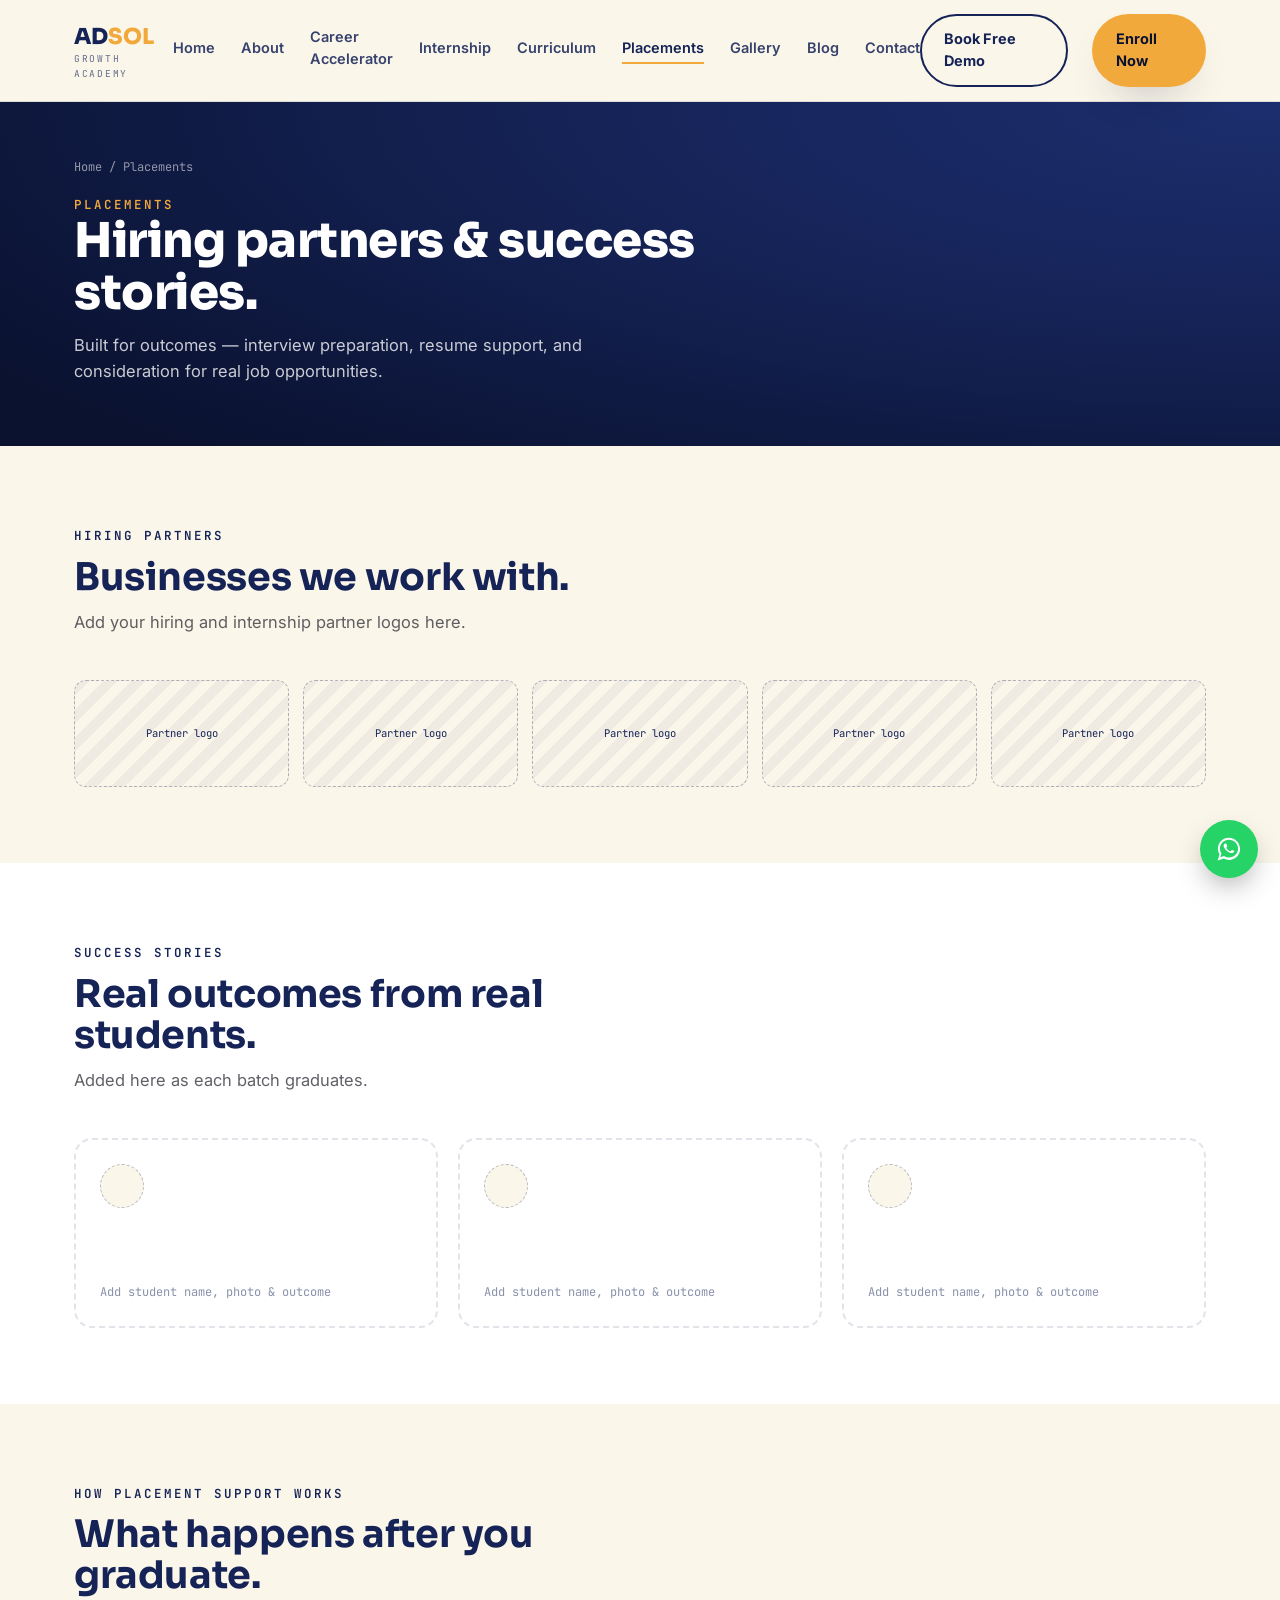
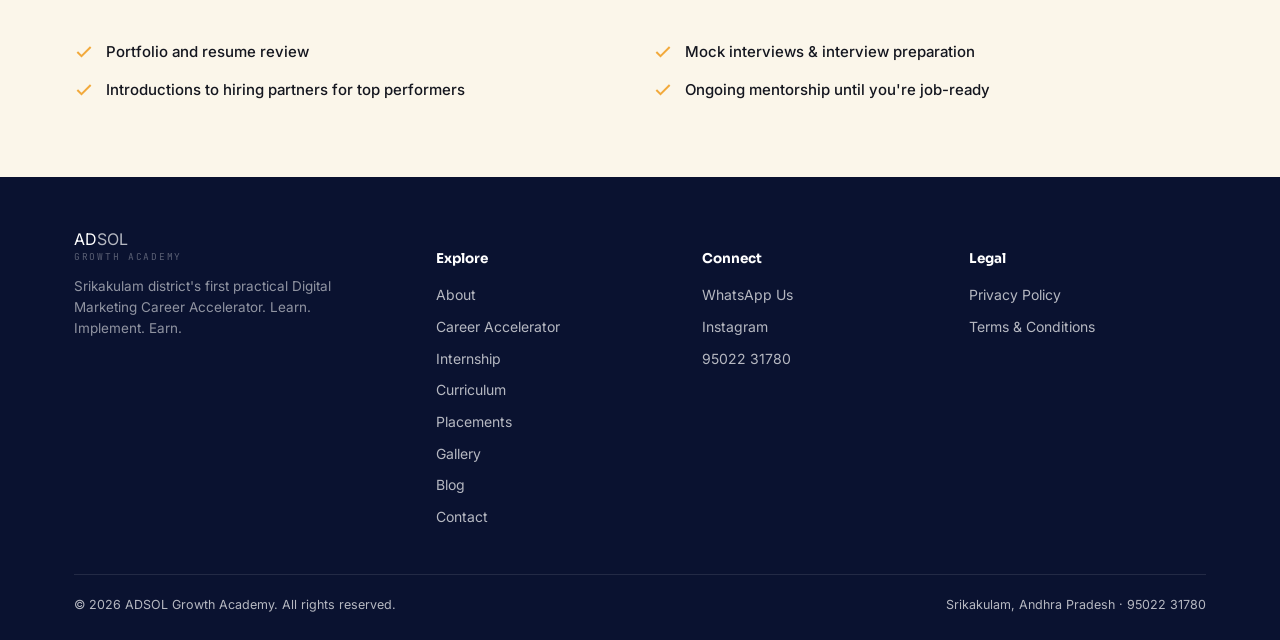
<file: placements.html>
<!DOCTYPE html>
<html lang="en">
<head>
<meta charset="UTF-8">
<meta name="viewport" content="width=device-width, initial-scale=1.0">
<title>Placements | ADSOL Growth Academy</title>
<meta name="description" content="ADSOL Growth Academy placement assistance — hiring partners, success stories, and career support for Digital Marketing Career Accelerator graduates.">
<meta name="keywords" content="digital marketing course Srikakulam, digital marketing internship, AI marketing course, Srikakulam digital marketing institute, ADSOL Growth Academy">

<meta property="og:type" content="website">
<meta property="og:title" content="Placements | ADSOL Growth Academy">
<meta property="og:description" content="ADSOL Growth Academy placement assistance — hiring partners, success stories, and career support for Digital Marketing Career Accelerator graduates.">
<meta property="og:url" content="https://www.adsoldigitals.com/">
<meta property="og:image" content="https://www.adsoldigitals.com/og-image.jpg">
<meta property="og:locale" content="en_IN">

<meta name="twitter:card" content="summary_large_image">
<meta name="twitter:title" content="Placements | ADSOL Growth Academy">
<meta name="twitter:description" content="ADSOL Growth Academy placement assistance — hiring partners, success stories, and career support for Digital Marketing Career Accelerator graduates.">

<link rel="preconnect" href="https://fonts.googleapis.com">
<link rel="preconnect" href="https://fonts.gstatic.com" crossorigin>
<link href="https://fonts.googleapis.com/css2?family=Sora:wght@400;500;600;700;800&family=Inter:wght@400;500;600;700&family=Caveat:wght@600;700&family=JetBrains+Mono:wght@500;600&display=swap" rel="stylesheet">
<link rel="stylesheet" href="styles.css">
<link rel="icon" type="image/png" sizes="32x32" href="assets/images/favicon-32.png">
<link rel="apple-touch-icon" sizes="180x180" href="assets/images/favicon-180.png">

</head>
<body>
<header class="site">
  <div class="scroll-progress"><div class="scroll-progress-fill"></div></div>
  <div class="nav">
    <a href="index.html" class="logo">
      <div class="logo-col">
        <span><span class="ad">AD</span><span class="sol">SOL</span></span>
        <span class="logo-sub">GROWTH ACADEMY</span>
      </div>
    </a>
    <nav class="links">
      <a href="index.html">Home</a>
      <a href="about.html">About</a>
      <a href="career-accelerator.html">Career Accelerator</a>
      <a href="internship.html">Internship</a>
      <a href="curriculum.html">Curriculum</a>
      <a href="placements.html" class="active">Placements</a>
      <a href="gallery.html">Gallery</a>
      <a href="blog.html">Blog</a>
      <a href="contact.html">Contact</a>
    </nav>
    <div class="nav-cta">
      <a href="contact.html" class="btn btn-ghost">Book Free Demo</a>
      <a href="https://wa.me/919502231780?text=Hi%20ADSOL%2C%20I%27m%20interested%20in%20your%20Digital%20Marketing%20Course.%20Please%20share%20the%20complete%20details." class="btn btn-gold" target="_blank" rel="noopener">Enroll Now</a>
    </div>
    <button class="burger" aria-label="Menu"><span></span><span></span><span></span></button>
  </div>
</header>

<section class="page-hero">
  <div class="wrap">
    <div class="breadcrumb"><a href="index.html">Home</a> / Placements</div>
    <span class="eyebrow">Placements</span>
    <h1>Hiring partners &amp; success stories.</h1>
    <p class="lede">Built for outcomes &mdash; interview preparation, resume support, and consideration for real job opportunities.</p>
  </div>
</section>

<section>
  <div class="wrap">
    <div class="section-head">
      <span class="eyebrow dark">Hiring Partners</span>
      <h2>Businesses we work with.</h2>
      <p>Add your hiring and internship partner logos here.</p>
    </div>
    <div class="partner-grid">
      <div class="partner-slot">Partner logo</div>
      <div class="partner-slot">Partner logo</div>
      <div class="partner-slot">Partner logo</div>
      <div class="partner-slot">Partner logo</div>
      <div class="partner-slot">Partner logo</div>
    </div>
  </div>
</section>

<section class="section-alt">
  <div class="wrap">
    <div class="section-head">
      <span class="eyebrow dark">Success Stories</span>
      <h2>Real outcomes from real students.</h2>
      <p>Added here as each batch graduates.</p>
    </div>
    <div class="testi-grid">
      <div class="testi-card"><div class="testi-avatar"></div><p class="slot">Add student name, photo &amp; outcome</p></div>
      <div class="testi-card"><div class="testi-avatar"></div><p class="slot">Add student name, photo &amp; outcome</p></div>
      <div class="testi-card"><div class="testi-avatar"></div><p class="slot">Add student name, photo &amp; outcome</p></div>
    </div>
  </div>
</section>

<section>
  <div class="wrap">
    <div class="section-head">
      <span class="eyebrow dark">How Placement Support Works</span>
      <h2>What happens after you graduate.</h2>
    </div>
    <div class="check-grid">
      <div class="check-item"><svg viewBox="0 0 24 24"><path d="M20 6L9 17l-5-5"/></svg><p>Portfolio and resume review</p></div>
      <div class="check-item"><svg viewBox="0 0 24 24"><path d="M20 6L9 17l-5-5"/></svg><p>Mock interviews &amp; interview preparation</p></div>
      <div class="check-item"><svg viewBox="0 0 24 24"><path d="M20 6L9 17l-5-5"/></svg><p>Introductions to hiring partners for top performers</p></div>
      <div class="check-item"><svg viewBox="0 0 24 24"><path d="M20 6L9 17l-5-5"/></svg><p>Ongoing mentorship until you're job-ready</p></div>
    </div>
  </div>
</section>
<footer>
  <div class="wrap">
    <div class="foot-grid">
      <div>
        <div class="logo-col" style="margin-bottom:12px;">
          <span><span class="ad" style="color:#fff;">AD</span><span class="sol">SOL</span></span>
          <span class="logo-sub" style="color:rgba(255,255,255,0.5);">GROWTH ACADEMY</span>
        </div>
        <p style="font-size:13.5px; color:rgba(255,255,255,0.55); max-width:260px;">Srikakulam district's first practical Digital Marketing Career Accelerator. Learn. Implement. Earn.</p>
      </div>
      <div>
        <h5>Explore</h5>
        <ul>
          <li><a href="about.html">About</a></li>
          <li><a href="career-accelerator.html">Career Accelerator</a></li>
          <li><a href="internship.html">Internship</a></li>
          <li><a href="curriculum.html">Curriculum</a></li>
          <li><a href="placements.html">Placements</a></li>
          <li><a href="gallery.html">Gallery</a></li>
          <li><a href="blog.html">Blog</a></li>
          <li><a href="contact.html">Contact</a></li>
        </ul>
      </div>
      <div>
        <h5>Connect</h5>
        <ul>
          <li><a href="https://wa.me/919502231780?text=Hi%20ADSOL%2C%20I%27m%20interested%20in%20your%20Digital%20Marketing%20Course.%20Please%20share%20the%20complete%20details." target="_blank" rel="noopener">WhatsApp Us</a></li>
          <li><a href="https://www.instagram.com/adsoldigitals" target="_blank" rel="noopener">Instagram</a></li>
          <li><a href="tel:+919502231780">95022 31780</a></li>
        </ul>
      </div>
      <div>
        <h5>Legal</h5>
        <ul>
          <li><a href="privacy-policy.html">Privacy Policy</a></li>
          <li><a href="terms-conditions.html">Terms &amp; Conditions</a></li>
        </ul>
      </div>
    </div>
    <div class="foot-bottom">
      <span>&copy; 2026 ADSOL Growth Academy. All rights reserved.</span>
      <span>Srikakulam, Andhra Pradesh &middot; 95022 31780</span>
    </div>
  </div>
</footer>
<a class="wa-float" href="https://wa.me/919502231780?text=Hi%20ADSOL%2C%20I%27m%20interested%20in%20your%20Digital%20Marketing%20Course.%20Please%20share%20the%20complete%20details." target="_blank" rel="noopener" aria-label="Chat on WhatsApp">
  <svg viewBox="0 0 32 32"><path d="M16 3C9 3 3.3 8.6 3.3 15.5c0 2.4.7 4.7 1.9 6.6L3 29l7.1-2.1c1.8 1 3.8 1.6 5.9 1.6 7 0 12.7-5.6 12.7-12.5S23 3 16 3zm0 22.7c-1.9 0-3.7-.5-5.3-1.5l-.4-.2-4.2 1.3 1.3-4.1-.2-.4a10.3 10.3 0 01-1.6-5.5C5.6 9.9 10.3 5.3 16 5.3S26.4 9.9 26.4 15.5 21.7 25.7 16 25.7zm5.8-7.6c-.3-.2-1.9-.9-2.1-1-.3-.1-.5-.2-.7.2s-.9 1-1 1.2c-.2.2-.4.2-.7 0-.3-.1-1.3-.5-2.5-1.5-.9-.8-1.5-1.8-1.7-2.2-.2-.3 0-.5.1-.7.1-.1.3-.4.5-.5.2-.2.2-.3.3-.5.1-.2 0-.4 0-.6-.1-.2-.7-1.7-1-2.3-.3-.6-.5-.5-.7-.5h-.6c-.2 0-.5.1-.8.4-.3.3-1 1-1 2.4s1 2.8 1.2 3c.1.2 2.1 3.1 5 4.4.7.3 1.3.5 1.7.6.7.2 1.4.2 1.9.1.6-.1 1.9-.8 2.1-1.5.3-.7.3-1.4.2-1.5-.1-.1-.3-.2-.6-.3z"/></svg>
</a>
<a class="wa-sticky-mobile" href="https://wa.me/919502231780?text=Hi%20ADSOL%2C%20I%27m%20interested%20in%20your%20Digital%20Marketing%20Course.%20Please%20share%20the%20complete%20details." target="_blank" rel="noopener">
  <svg viewBox="0 0 32 32"><path d="M16 3C9 3 3.3 8.6 3.3 15.5c0 2.4.7 4.7 1.9 6.6L3 29l7.1-2.1c1.8 1 3.8 1.6 5.9 1.6 7 0 12.7-5.6 12.7-12.5S23 3 16 3zm0 22.7c-1.9 0-3.7-.5-5.3-1.5l-.4-.2-4.2 1.3 1.3-4.1-.2-.4a10.3 10.3 0 01-1.6-5.5C5.6 9.9 10.3 5.3 16 5.3S26.4 9.9 26.4 15.5 21.7 25.7 16 25.7z"/></svg>
  Chat with an Admission Counselor
</a>
<script>
const burger = document.querySelector('.burger');
const links = document.querySelector('nav.links');
burger?.addEventListener('click', () => {
  const open = links.style.display === 'flex';
  links.style.cssText = open ? '' : 'display:flex; position:fixed; top:64px; left:0; right:0; background:#FBF6EA; flex-direction:column; padding:20px 24px; gap:18px; box-shadow:0 12px 20px -10px rgba(0,0,0,0.2); z-index:99;';
});
document.getElementById('contactForm')?.addEventListener('submit', function(e){
  e.preventDefault();
  const name = document.getElementById('cf-name').value.trim();
  const phone = document.getElementById('cf-phone').value.trim();
  const interest = document.getElementById('cf-interest').value;
  const msg = `Hi ADSOL, my name is ${name} (${phone}). I'm interested in: ${interest}. Please share the complete details.`;
  window.open(`https://wa.me/919502231780?text=${encodeURIComponent(msg)}`, '_blank');
});

/* sticky header shadow + scroll progress bar */
const siteHeader = document.querySelector('header.site');
const progressFill = document.querySelector('.scroll-progress-fill');
const onScroll = () => {
  if (siteHeader) siteHeader.classList.toggle('scrolled', window.scrollY > 8);
  if (progressFill){
    const doc = document.documentElement;
    const scrollable = doc.scrollHeight - doc.clientHeight;
    const pct = scrollable > 0 ? (window.scrollY / scrollable) * 100 : 0;
    progressFill.style.width = pct + '%';
  }
};
window.addEventListener('scroll', onScroll, { passive: true });
onScroll();

/* hero load-in stagger on first paint */
const loadInEls = document.querySelectorAll('.hero .pin-row, .hero h1, .hero p.lede, .hero .hero-ctas, .hero .seat-card, .hero .founder-card, .page-hero .breadcrumb, .page-hero h1, .page-hero p.lede');
loadInEls.forEach((el, i) => {
  el.classList.add('load-in');
  el.style.animationDelay = (i * 0.09) + 's';
});

/* scroll-reveal for cards and content blocks */
const revealSelectors = '.become-card, .feature-card, .road-step, .module-row, .testi-card, .blog-card, .bonus-item, .meta-pill, .niche-chip, .tool-chip, .check-item, .price-card, .value-table, .cert-card, .promise-box, .days-block, .partner-slot, .insta-slot, .process-step, .contact-info-card, .contact-form';
const revealEls = document.querySelectorAll(revealSelectors);
if ('IntersectionObserver' in window && revealEls.length){
  revealEls.forEach((el, i) => {
    el.classList.add('reveal');
    el.style.transitionDelay = ((i % 6) * 0.06) + 's';
  });
  const io = new IntersectionObserver((entries) => {
    entries.forEach(entry => {
      if (entry.isIntersecting){
        entry.target.classList.add('in-view');
        io.unobserve(entry.target);
      }
    });
  }, { threshold: 0.12, rootMargin: '0px 0px -40px 0px' });
  revealEls.forEach(el => io.observe(el));
} else {
  revealEls.forEach(el => el.classList.add('reveal', 'in-view'));
}

/* count-up numerals when they scroll into view */
const countEls = document.querySelectorAll('.count-up');
const animateCount = (el) => {
  const target = parseFloat(el.dataset.target || '0');
  const prefix = el.dataset.prefix || '';
  const suffix = el.dataset.suffix || '';
  const duration = 1200;
  const start = performance.now();
  const step = (now) => {
    const p = Math.min((now - start) / duration, 1);
    const eased = 1 - Math.pow(1 - p, 3);
    const val = Math.round(target * eased);
    el.textContent = prefix + val.toLocaleString('en-IN') + suffix;
    if (p < 1) requestAnimationFrame(step);
  };
  requestAnimationFrame(step);
};
if ('IntersectionObserver' in window && countEls.length){
  const cio = new IntersectionObserver((entries) => {
    entries.forEach(entry => {
      if (entry.isIntersecting){
        animateCount(entry.target);
        cio.unobserve(entry.target);
      }
    });
  }, { threshold: 0.4 });
  countEls.forEach(el => cio.observe(el));
}
</script>
</body>
</html>
</file>
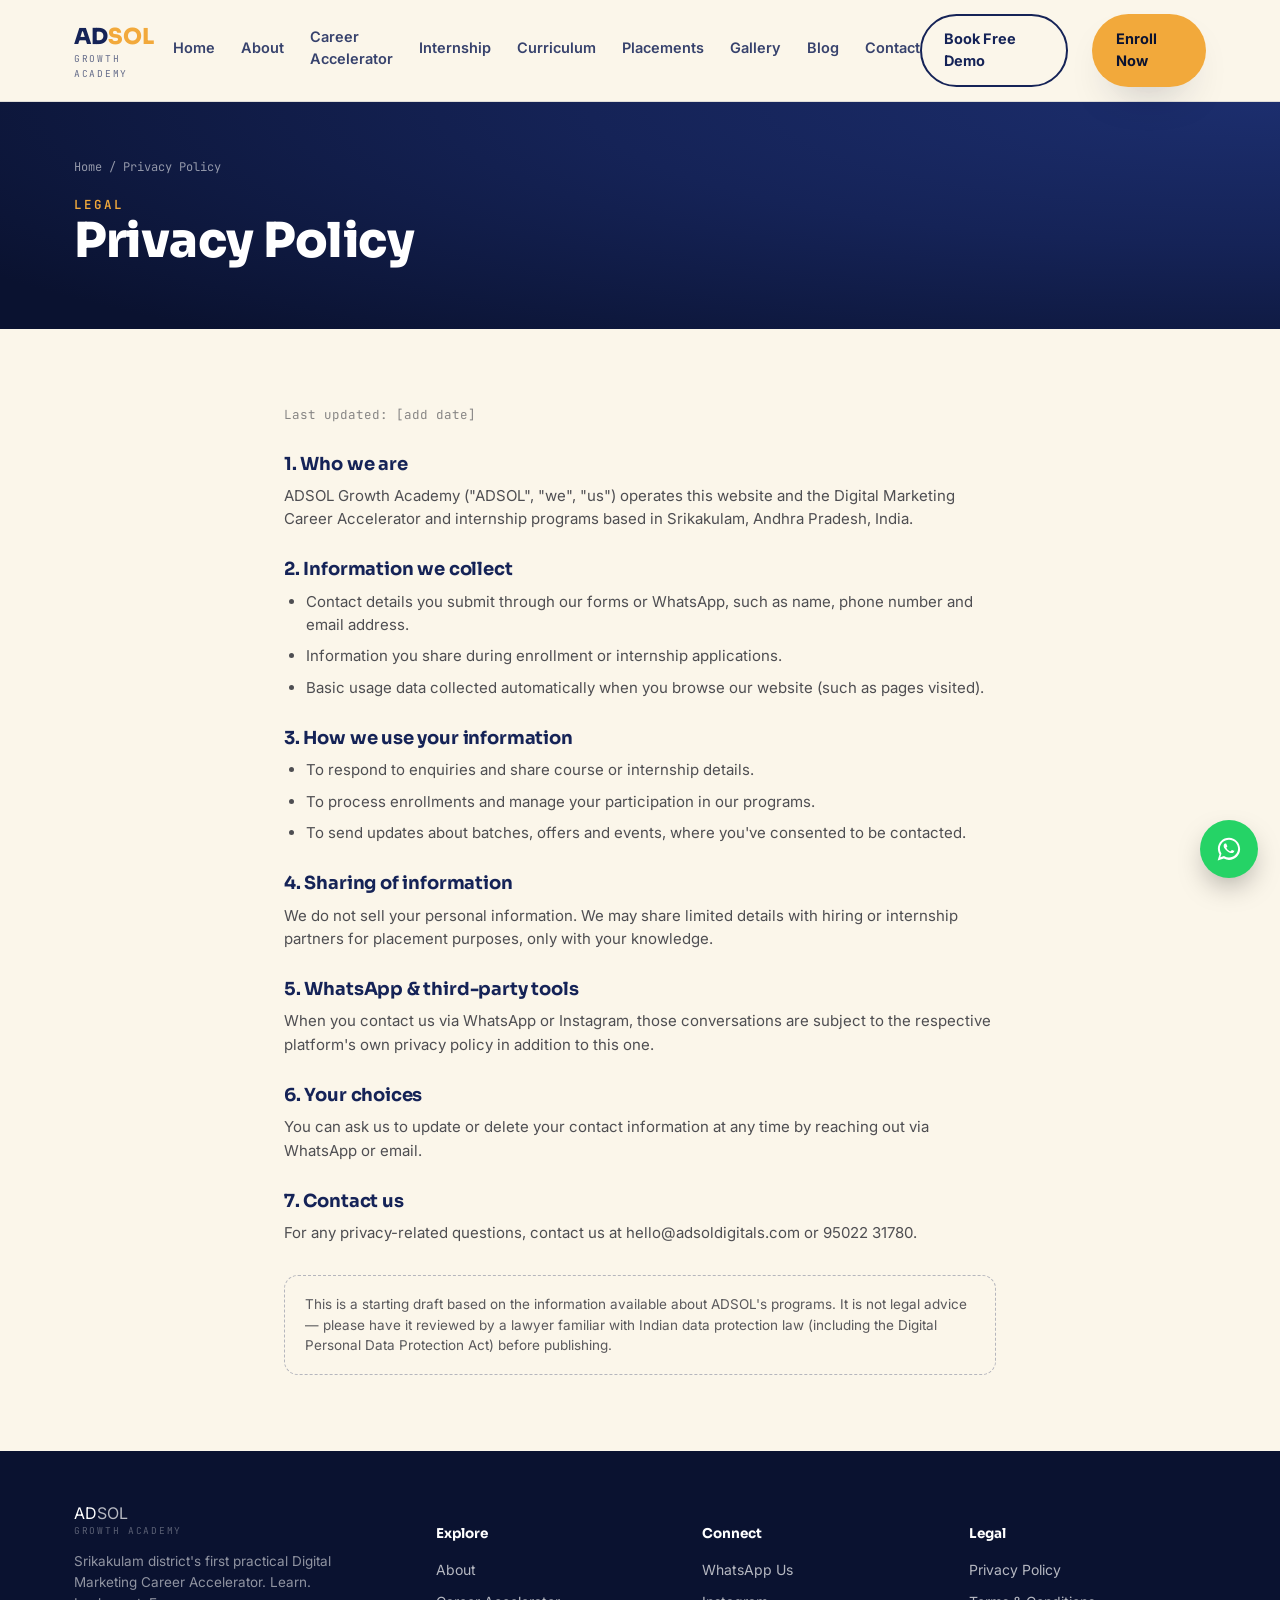
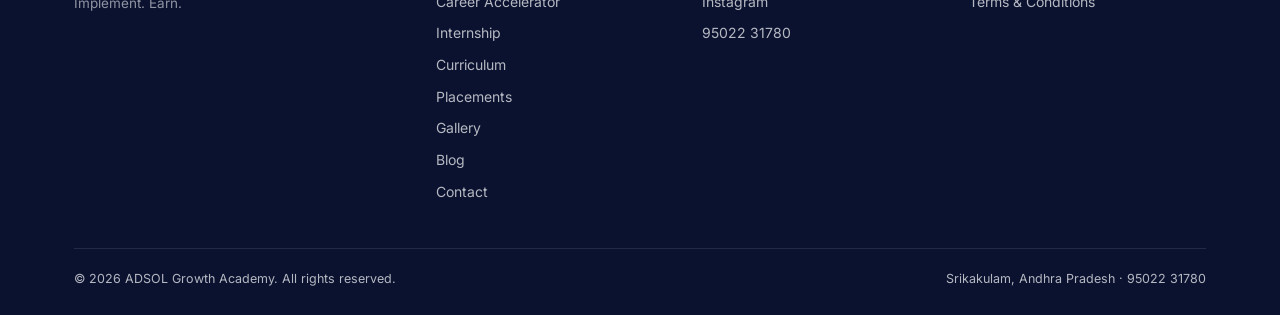
<file: privacy-policy.html>
<!DOCTYPE html>
<html lang="en">
<head>
<meta charset="UTF-8">
<meta name="viewport" content="width=device-width, initial-scale=1.0">
<title>Privacy Policy | ADSOL Growth Academy</title>
<meta name="description" content="Privacy Policy for ADSOL Growth Academy's website, Digital Marketing Career Accelerator and internship programs.">
<meta name="keywords" content="digital marketing course Srikakulam, digital marketing internship, AI marketing course, Srikakulam digital marketing institute, ADSOL Growth Academy">

<meta property="og:type" content="website">
<meta property="og:title" content="Privacy Policy | ADSOL Growth Academy">
<meta property="og:description" content="Privacy Policy for ADSOL Growth Academy's website, Digital Marketing Career Accelerator and internship programs.">
<meta property="og:url" content="https://www.adsoldigitals.com/">
<meta property="og:image" content="https://www.adsoldigitals.com/og-image.jpg">
<meta property="og:locale" content="en_IN">

<meta name="twitter:card" content="summary_large_image">
<meta name="twitter:title" content="Privacy Policy | ADSOL Growth Academy">
<meta name="twitter:description" content="Privacy Policy for ADSOL Growth Academy's website, Digital Marketing Career Accelerator and internship programs.">

<link rel="preconnect" href="https://fonts.googleapis.com">
<link rel="preconnect" href="https://fonts.gstatic.com" crossorigin>
<link href="https://fonts.googleapis.com/css2?family=Sora:wght@400;500;600;700;800&family=Inter:wght@400;500;600;700&family=Caveat:wght@600;700&family=JetBrains+Mono:wght@500;600&display=swap" rel="stylesheet">
<link rel="stylesheet" href="styles.css">
<link rel="icon" type="image/png" sizes="32x32" href="assets/images/favicon-32.png">
<link rel="apple-touch-icon" sizes="180x180" href="assets/images/favicon-180.png">

</head>
<body>
<header class="site">
  <div class="scroll-progress"><div class="scroll-progress-fill"></div></div>
  <div class="nav">
    <a href="index.html" class="logo">
      <div class="logo-col">
        <span><span class="ad">AD</span><span class="sol">SOL</span></span>
        <span class="logo-sub">GROWTH ACADEMY</span>
      </div>
    </a>
    <nav class="links">
      <a href="index.html">Home</a>
      <a href="about.html">About</a>
      <a href="career-accelerator.html">Career Accelerator</a>
      <a href="internship.html">Internship</a>
      <a href="curriculum.html">Curriculum</a>
      <a href="placements.html">Placements</a>
      <a href="gallery.html">Gallery</a>
      <a href="blog.html">Blog</a>
      <a href="contact.html">Contact</a>
    </nav>
    <div class="nav-cta">
      <a href="contact.html" class="btn btn-ghost">Book Free Demo</a>
      <a href="https://wa.me/919502231780?text=Hi%20ADSOL%2C%20I%27m%20interested%20in%20your%20Digital%20Marketing%20Course.%20Please%20share%20the%20complete%20details." class="btn btn-gold" target="_blank" rel="noopener">Enroll Now</a>
    </div>
    <button class="burger" aria-label="Menu"><span></span><span></span><span></span></button>
  </div>
</header>

<section class="page-hero">
  <div class="wrap">
    <div class="breadcrumb"><a href="index.html">Home</a> / Privacy Policy</div>
    <span class="eyebrow">Legal</span>
    <h1>Privacy Policy</h1>
  </div>
</section>
<section>
  <div class="wrap legal">
    <span class="updated">Last updated: [add date]</span>

    <h3>1. Who we are</h3>
    <p>ADSOL Growth Academy ("ADSOL", "we", "us") operates this website and the Digital Marketing Career Accelerator and internship programs based in Srikakulam, Andhra Pradesh, India.</p>

    <h3>2. Information we collect</h3>
    <ul>
      <li>Contact details you submit through our forms or WhatsApp, such as name, phone number and email address.</li>
      <li>Information you share during enrollment or internship applications.</li>
      <li>Basic usage data collected automatically when you browse our website (such as pages visited).</li>
    </ul>

    <h3>3. How we use your information</h3>
    <ul>
      <li>To respond to enquiries and share course or internship details.</li>
      <li>To process enrollments and manage your participation in our programs.</li>
      <li>To send updates about batches, offers and events, where you've consented to be contacted.</li>
    </ul>

    <h3>4. Sharing of information</h3>
    <p>We do not sell your personal information. We may share limited details with hiring or internship partners for placement purposes, only with your knowledge.</p>

    <h3>5. WhatsApp &amp; third-party tools</h3>
    <p>When you contact us via WhatsApp or Instagram, those conversations are subject to the respective platform's own privacy policy in addition to this one.</p>

    <h3>6. Your choices</h3>
    <p>You can ask us to update or delete your contact information at any time by reaching out via WhatsApp or email.</p>

    <h3>7. Contact us</h3>
    <p>For any privacy-related questions, contact us at hello@adsoldigitals.com or 95022 31780.</p>

    <div class="legal-note">This is a starting draft based on the information available about ADSOL's programs. It is not legal advice — please have it reviewed by a lawyer familiar with Indian data protection law (including the Digital Personal Data Protection Act) before publishing.</div>
  </div>
</section>
<footer>
  <div class="wrap">
    <div class="foot-grid">
      <div>
        <div class="logo-col" style="margin-bottom:12px;">
          <span><span class="ad" style="color:#fff;">AD</span><span class="sol">SOL</span></span>
          <span class="logo-sub" style="color:rgba(255,255,255,0.5);">GROWTH ACADEMY</span>
        </div>
        <p style="font-size:13.5px; color:rgba(255,255,255,0.55); max-width:260px;">Srikakulam district's first practical Digital Marketing Career Accelerator. Learn. Implement. Earn.</p>
      </div>
      <div>
        <h5>Explore</h5>
        <ul>
          <li><a href="about.html">About</a></li>
          <li><a href="career-accelerator.html">Career Accelerator</a></li>
          <li><a href="internship.html">Internship</a></li>
          <li><a href="curriculum.html">Curriculum</a></li>
          <li><a href="placements.html">Placements</a></li>
          <li><a href="gallery.html">Gallery</a></li>
          <li><a href="blog.html">Blog</a></li>
          <li><a href="contact.html">Contact</a></li>
        </ul>
      </div>
      <div>
        <h5>Connect</h5>
        <ul>
          <li><a href="https://wa.me/919502231780?text=Hi%20ADSOL%2C%20I%27m%20interested%20in%20your%20Digital%20Marketing%20Course.%20Please%20share%20the%20complete%20details." target="_blank" rel="noopener">WhatsApp Us</a></li>
          <li><a href="https://www.instagram.com/adsoldigitals" target="_blank" rel="noopener">Instagram</a></li>
          <li><a href="tel:+919502231780">95022 31780</a></li>
        </ul>
      </div>
      <div>
        <h5>Legal</h5>
        <ul>
          <li><a href="privacy-policy.html">Privacy Policy</a></li>
          <li><a href="terms-conditions.html">Terms &amp; Conditions</a></li>
        </ul>
      </div>
    </div>
    <div class="foot-bottom">
      <span>&copy; 2026 ADSOL Growth Academy. All rights reserved.</span>
      <span>Srikakulam, Andhra Pradesh &middot; 95022 31780</span>
    </div>
  </div>
</footer>
<a class="wa-float" href="https://wa.me/919502231780?text=Hi%20ADSOL%2C%20I%27m%20interested%20in%20your%20Digital%20Marketing%20Course.%20Please%20share%20the%20complete%20details." target="_blank" rel="noopener" aria-label="Chat on WhatsApp">
  <svg viewBox="0 0 32 32"><path d="M16 3C9 3 3.3 8.6 3.3 15.5c0 2.4.7 4.7 1.9 6.6L3 29l7.1-2.1c1.8 1 3.8 1.6 5.9 1.6 7 0 12.7-5.6 12.7-12.5S23 3 16 3zm0 22.7c-1.9 0-3.7-.5-5.3-1.5l-.4-.2-4.2 1.3 1.3-4.1-.2-.4a10.3 10.3 0 01-1.6-5.5C5.6 9.9 10.3 5.3 16 5.3S26.4 9.9 26.4 15.5 21.7 25.7 16 25.7zm5.8-7.6c-.3-.2-1.9-.9-2.1-1-.3-.1-.5-.2-.7.2s-.9 1-1 1.2c-.2.2-.4.2-.7 0-.3-.1-1.3-.5-2.5-1.5-.9-.8-1.5-1.8-1.7-2.2-.2-.3 0-.5.1-.7.1-.1.3-.4.5-.5.2-.2.2-.3.3-.5.1-.2 0-.4 0-.6-.1-.2-.7-1.7-1-2.3-.3-.6-.5-.5-.7-.5h-.6c-.2 0-.5.1-.8.4-.3.3-1 1-1 2.4s1 2.8 1.2 3c.1.2 2.1 3.1 5 4.4.7.3 1.3.5 1.7.6.7.2 1.4.2 1.9.1.6-.1 1.9-.8 2.1-1.5.3-.7.3-1.4.2-1.5-.1-.1-.3-.2-.6-.3z"/></svg>
</a>
<a class="wa-sticky-mobile" href="https://wa.me/919502231780?text=Hi%20ADSOL%2C%20I%27m%20interested%20in%20your%20Digital%20Marketing%20Course.%20Please%20share%20the%20complete%20details." target="_blank" rel="noopener">
  <svg viewBox="0 0 32 32"><path d="M16 3C9 3 3.3 8.6 3.3 15.5c0 2.4.7 4.7 1.9 6.6L3 29l7.1-2.1c1.8 1 3.8 1.6 5.9 1.6 7 0 12.7-5.6 12.7-12.5S23 3 16 3zm0 22.7c-1.9 0-3.7-.5-5.3-1.5l-.4-.2-4.2 1.3 1.3-4.1-.2-.4a10.3 10.3 0 01-1.6-5.5C5.6 9.9 10.3 5.3 16 5.3S26.4 9.9 26.4 15.5 21.7 25.7 16 25.7z"/></svg>
  Chat with an Admission Counselor
</a>
<script>
const burger = document.querySelector('.burger');
const links = document.querySelector('nav.links');
burger?.addEventListener('click', () => {
  const open = links.style.display === 'flex';
  links.style.cssText = open ? '' : 'display:flex; position:fixed; top:64px; left:0; right:0; background:#FBF6EA; flex-direction:column; padding:20px 24px; gap:18px; box-shadow:0 12px 20px -10px rgba(0,0,0,0.2); z-index:99;';
});
document.getElementById('contactForm')?.addEventListener('submit', function(e){
  e.preventDefault();
  const name = document.getElementById('cf-name').value.trim();
  const phone = document.getElementById('cf-phone').value.trim();
  const interest = document.getElementById('cf-interest').value;
  const msg = `Hi ADSOL, my name is ${name} (${phone}). I'm interested in: ${interest}. Please share the complete details.`;
  window.open(`https://wa.me/919502231780?text=${encodeURIComponent(msg)}`, '_blank');
});

/* sticky header shadow + scroll progress bar */
const siteHeader = document.querySelector('header.site');
const progressFill = document.querySelector('.scroll-progress-fill');
const onScroll = () => {
  if (siteHeader) siteHeader.classList.toggle('scrolled', window.scrollY > 8);
  if (progressFill){
    const doc = document.documentElement;
    const scrollable = doc.scrollHeight - doc.clientHeight;
    const pct = scrollable > 0 ? (window.scrollY / scrollable) * 100 : 0;
    progressFill.style.width = pct + '%';
  }
};
window.addEventListener('scroll', onScroll, { passive: true });
onScroll();

/* hero load-in stagger on first paint */
const loadInEls = document.querySelectorAll('.hero .pin-row, .hero h1, .hero p.lede, .hero .hero-ctas, .hero .seat-card, .hero .founder-card, .page-hero .breadcrumb, .page-hero h1, .page-hero p.lede');
loadInEls.forEach((el, i) => {
  el.classList.add('load-in');
  el.style.animationDelay = (i * 0.09) + 's';
});

/* scroll-reveal for cards and content blocks */
const revealSelectors = '.become-card, .feature-card, .road-step, .module-row, .testi-card, .blog-card, .bonus-item, .meta-pill, .niche-chip, .tool-chip, .check-item, .price-card, .value-table, .cert-card, .promise-box, .days-block, .partner-slot, .insta-slot, .process-step, .contact-info-card, .contact-form';
const revealEls = document.querySelectorAll(revealSelectors);
if ('IntersectionObserver' in window && revealEls.length){
  revealEls.forEach((el, i) => {
    el.classList.add('reveal');
    el.style.transitionDelay = ((i % 6) * 0.06) + 's';
  });
  const io = new IntersectionObserver((entries) => {
    entries.forEach(entry => {
      if (entry.isIntersecting){
        entry.target.classList.add('in-view');
        io.unobserve(entry.target);
      }
    });
  }, { threshold: 0.12, rootMargin: '0px 0px -40px 0px' });
  revealEls.forEach(el => io.observe(el));
} else {
  revealEls.forEach(el => el.classList.add('reveal', 'in-view'));
}

/* count-up numerals when they scroll into view */
const countEls = document.querySelectorAll('.count-up');
const animateCount = (el) => {
  const target = parseFloat(el.dataset.target || '0');
  const prefix = el.dataset.prefix || '';
  const suffix = el.dataset.suffix || '';
  const duration = 1200;
  const start = performance.now();
  const step = (now) => {
    const p = Math.min((now - start) / duration, 1);
    const eased = 1 - Math.pow(1 - p, 3);
    const val = Math.round(target * eased);
    el.textContent = prefix + val.toLocaleString('en-IN') + suffix;
    if (p < 1) requestAnimationFrame(step);
  };
  requestAnimationFrame(step);
};
if ('IntersectionObserver' in window && countEls.length){
  const cio = new IntersectionObserver((entries) => {
    entries.forEach(entry => {
      if (entry.isIntersecting){
        animateCount(entry.target);
        cio.unobserve(entry.target);
      }
    });
  }, { threshold: 0.4 });
  countEls.forEach(el => cio.observe(el));
}
</script>
</body>
</html>
</file>
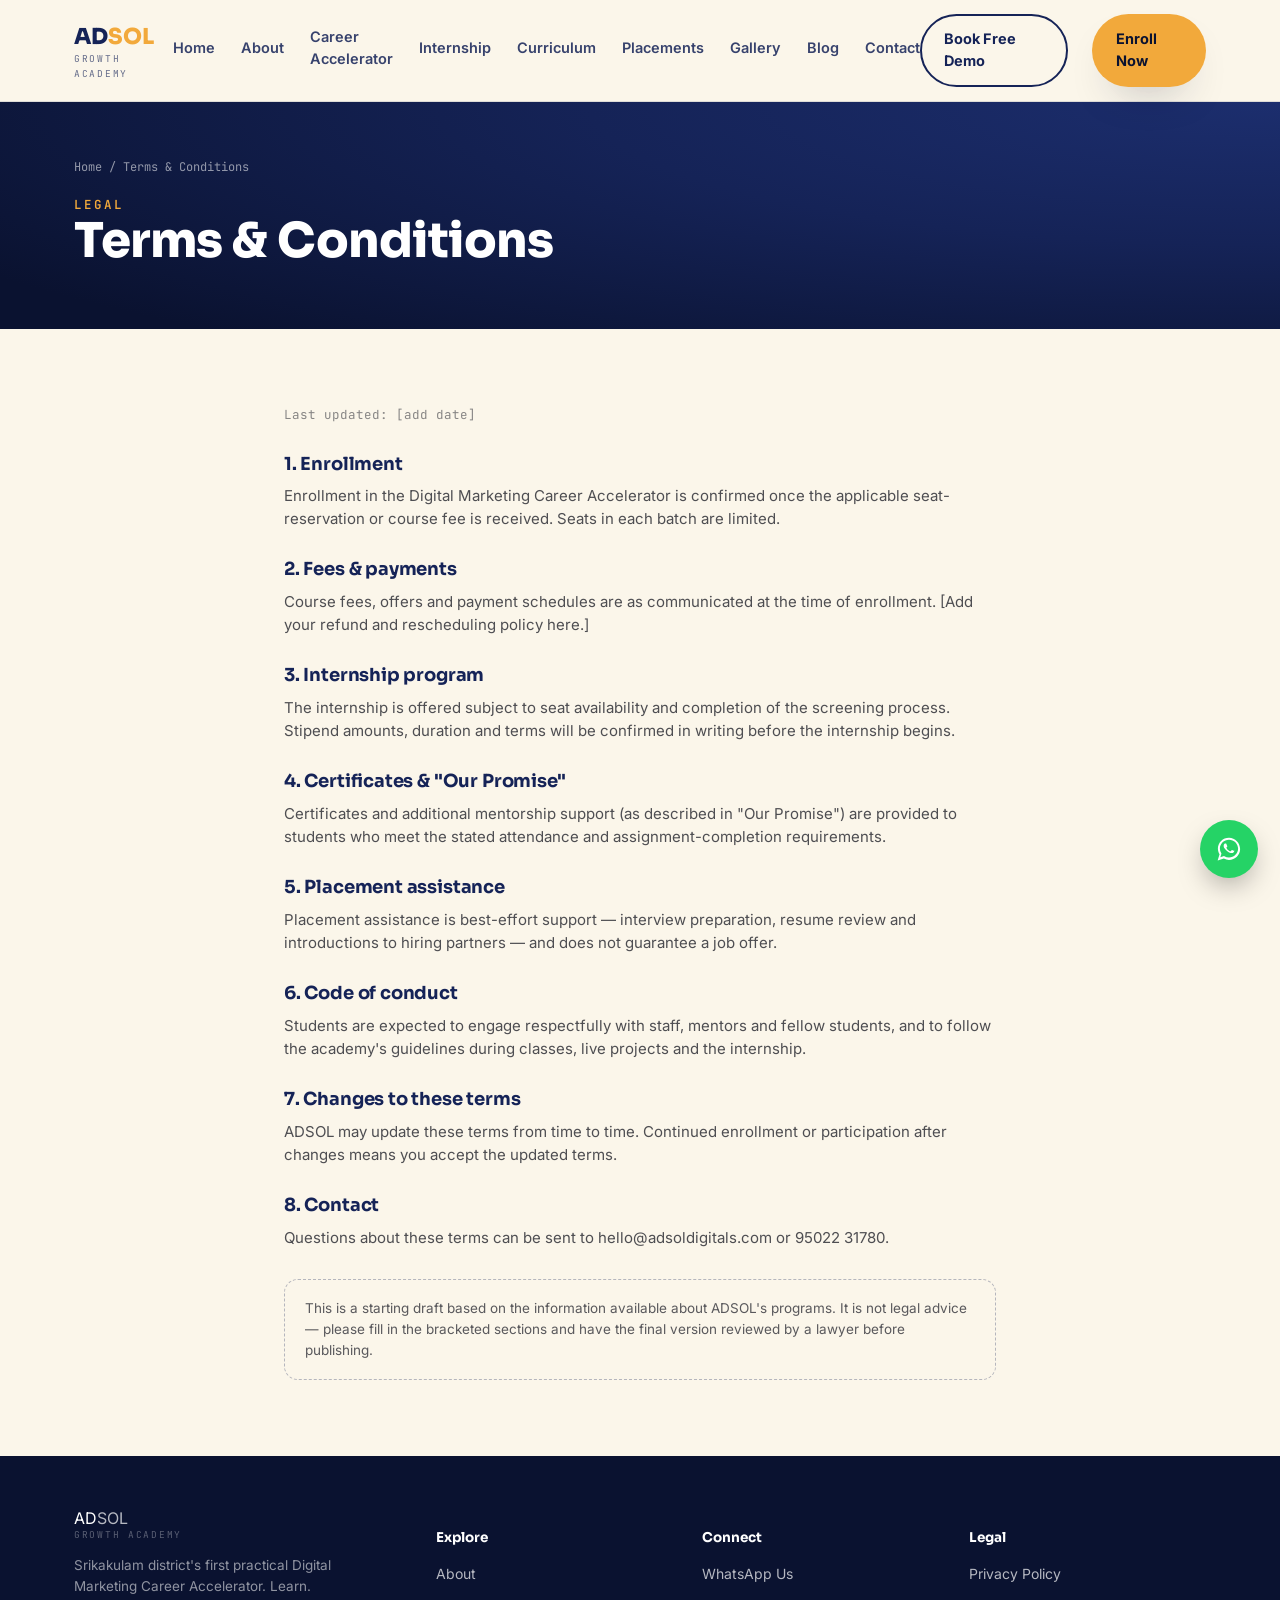
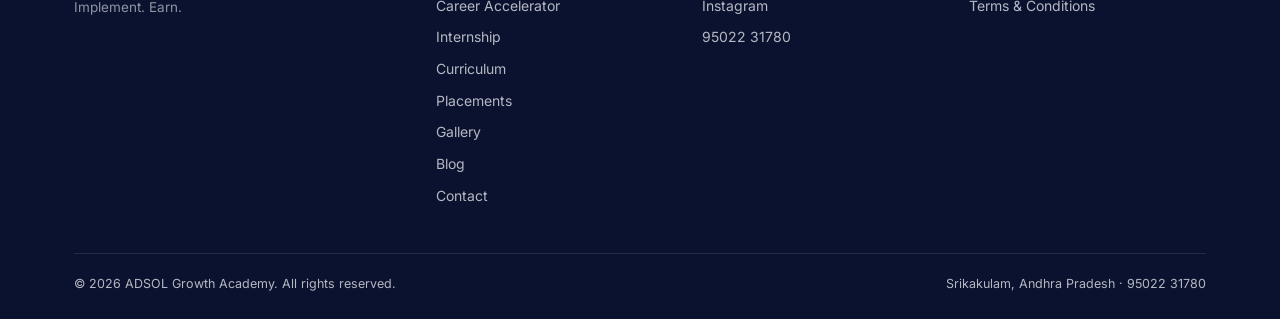
<file: terms-conditions.html>
<!DOCTYPE html>
<html lang="en">
<head>
<meta charset="UTF-8">
<meta name="viewport" content="width=device-width, initial-scale=1.0">
<title>Terms &amp; Conditions | ADSOL Growth Academy</title>
<meta name="description" content="Terms and Conditions for enrollment, fees, internship and placement assistance at ADSOL Growth Academy.">
<meta name="keywords" content="digital marketing course Srikakulam, digital marketing internship, AI marketing course, Srikakulam digital marketing institute, ADSOL Growth Academy">

<meta property="og:type" content="website">
<meta property="og:title" content="Terms &amp; Conditions | ADSOL Growth Academy">
<meta property="og:description" content="Terms and Conditions for enrollment, fees, internship and placement assistance at ADSOL Growth Academy.">
<meta property="og:url" content="https://www.adsoldigitals.com/">
<meta property="og:image" content="https://www.adsoldigitals.com/og-image.jpg">
<meta property="og:locale" content="en_IN">

<meta name="twitter:card" content="summary_large_image">
<meta name="twitter:title" content="Terms &amp; Conditions | ADSOL Growth Academy">
<meta name="twitter:description" content="Terms and Conditions for enrollment, fees, internship and placement assistance at ADSOL Growth Academy.">

<link rel="preconnect" href="https://fonts.googleapis.com">
<link rel="preconnect" href="https://fonts.gstatic.com" crossorigin>
<link href="https://fonts.googleapis.com/css2?family=Sora:wght@400;500;600;700;800&family=Inter:wght@400;500;600;700&family=Caveat:wght@600;700&family=JetBrains+Mono:wght@500;600&display=swap" rel="stylesheet">
<link rel="stylesheet" href="styles.css">
<link rel="icon" type="image/png" sizes="32x32" href="assets/images/favicon-32.png">
<link rel="apple-touch-icon" sizes="180x180" href="assets/images/favicon-180.png">

</head>
<body>
<header class="site">
  <div class="scroll-progress"><div class="scroll-progress-fill"></div></div>
  <div class="nav">
    <a href="index.html" class="logo">
      <div class="logo-col">
        <span><span class="ad">AD</span><span class="sol">SOL</span></span>
        <span class="logo-sub">GROWTH ACADEMY</span>
      </div>
    </a>
    <nav class="links">
      <a href="index.html">Home</a>
      <a href="about.html">About</a>
      <a href="career-accelerator.html">Career Accelerator</a>
      <a href="internship.html">Internship</a>
      <a href="curriculum.html">Curriculum</a>
      <a href="placements.html">Placements</a>
      <a href="gallery.html">Gallery</a>
      <a href="blog.html">Blog</a>
      <a href="contact.html">Contact</a>
    </nav>
    <div class="nav-cta">
      <a href="contact.html" class="btn btn-ghost">Book Free Demo</a>
      <a href="https://wa.me/919502231780?text=Hi%20ADSOL%2C%20I%27m%20interested%20in%20your%20Digital%20Marketing%20Course.%20Please%20share%20the%20complete%20details." class="btn btn-gold" target="_blank" rel="noopener">Enroll Now</a>
    </div>
    <button class="burger" aria-label="Menu"><span></span><span></span><span></span></button>
  </div>
</header>

<section class="page-hero">
  <div class="wrap">
    <div class="breadcrumb"><a href="index.html">Home</a> / Terms & Conditions</div>
    <span class="eyebrow">Legal</span>
    <h1>Terms &amp; Conditions</h1>
  </div>
</section>
<section>
  <div class="wrap legal">
    <span class="updated">Last updated: [add date]</span>

    <h3>1. Enrollment</h3>
    <p>Enrollment in the Digital Marketing Career Accelerator is confirmed once the applicable seat-reservation or course fee is received. Seats in each batch are limited.</p>

    <h3>2. Fees &amp; payments</h3>
    <p>Course fees, offers and payment schedules are as communicated at the time of enrollment. [Add your refund and rescheduling policy here.]</p>

    <h3>3. Internship program</h3>
    <p>The internship is offered subject to seat availability and completion of the screening process. Stipend amounts, duration and terms will be confirmed in writing before the internship begins.</p>

    <h3>4. Certificates &amp; "Our Promise"</h3>
    <p>Certificates and additional mentorship support (as described in "Our Promise") are provided to students who meet the stated attendance and assignment-completion requirements.</p>

    <h3>5. Placement assistance</h3>
    <p>Placement assistance is best-effort support — interview preparation, resume review and introductions to hiring partners — and does not guarantee a job offer.</p>

    <h3>6. Code of conduct</h3>
    <p>Students are expected to engage respectfully with staff, mentors and fellow students, and to follow the academy's guidelines during classes, live projects and the internship.</p>

    <h3>7. Changes to these terms</h3>
    <p>ADSOL may update these terms from time to time. Continued enrollment or participation after changes means you accept the updated terms.</p>

    <h3>8. Contact</h3>
    <p>Questions about these terms can be sent to hello@adsoldigitals.com or 95022 31780.</p>

    <div class="legal-note">This is a starting draft based on the information available about ADSOL's programs. It is not legal advice — please fill in the bracketed sections and have the final version reviewed by a lawyer before publishing.</div>
  </div>
</section>
<footer>
  <div class="wrap">
    <div class="foot-grid">
      <div>
        <div class="logo-col" style="margin-bottom:12px;">
          <span><span class="ad" style="color:#fff;">AD</span><span class="sol">SOL</span></span>
          <span class="logo-sub" style="color:rgba(255,255,255,0.5);">GROWTH ACADEMY</span>
        </div>
        <p style="font-size:13.5px; color:rgba(255,255,255,0.55); max-width:260px;">Srikakulam district's first practical Digital Marketing Career Accelerator. Learn. Implement. Earn.</p>
      </div>
      <div>
        <h5>Explore</h5>
        <ul>
          <li><a href="about.html">About</a></li>
          <li><a href="career-accelerator.html">Career Accelerator</a></li>
          <li><a href="internship.html">Internship</a></li>
          <li><a href="curriculum.html">Curriculum</a></li>
          <li><a href="placements.html">Placements</a></li>
          <li><a href="gallery.html">Gallery</a></li>
          <li><a href="blog.html">Blog</a></li>
          <li><a href="contact.html">Contact</a></li>
        </ul>
      </div>
      <div>
        <h5>Connect</h5>
        <ul>
          <li><a href="https://wa.me/919502231780?text=Hi%20ADSOL%2C%20I%27m%20interested%20in%20your%20Digital%20Marketing%20Course.%20Please%20share%20the%20complete%20details." target="_blank" rel="noopener">WhatsApp Us</a></li>
          <li><a href="https://www.instagram.com/adsoldigitals" target="_blank" rel="noopener">Instagram</a></li>
          <li><a href="tel:+919502231780">95022 31780</a></li>
        </ul>
      </div>
      <div>
        <h5>Legal</h5>
        <ul>
          <li><a href="privacy-policy.html">Privacy Policy</a></li>
          <li><a href="terms-conditions.html">Terms &amp; Conditions</a></li>
        </ul>
      </div>
    </div>
    <div class="foot-bottom">
      <span>&copy; 2026 ADSOL Growth Academy. All rights reserved.</span>
      <span>Srikakulam, Andhra Pradesh &middot; 95022 31780</span>
    </div>
  </div>
</footer>
<a class="wa-float" href="https://wa.me/919502231780?text=Hi%20ADSOL%2C%20I%27m%20interested%20in%20your%20Digital%20Marketing%20Course.%20Please%20share%20the%20complete%20details." target="_blank" rel="noopener" aria-label="Chat on WhatsApp">
  <svg viewBox="0 0 32 32"><path d="M16 3C9 3 3.3 8.6 3.3 15.5c0 2.4.7 4.7 1.9 6.6L3 29l7.1-2.1c1.8 1 3.8 1.6 5.9 1.6 7 0 12.7-5.6 12.7-12.5S23 3 16 3zm0 22.7c-1.9 0-3.7-.5-5.3-1.5l-.4-.2-4.2 1.3 1.3-4.1-.2-.4a10.3 10.3 0 01-1.6-5.5C5.6 9.9 10.3 5.3 16 5.3S26.4 9.9 26.4 15.5 21.7 25.7 16 25.7zm5.8-7.6c-.3-.2-1.9-.9-2.1-1-.3-.1-.5-.2-.7.2s-.9 1-1 1.2c-.2.2-.4.2-.7 0-.3-.1-1.3-.5-2.5-1.5-.9-.8-1.5-1.8-1.7-2.2-.2-.3 0-.5.1-.7.1-.1.3-.4.5-.5.2-.2.2-.3.3-.5.1-.2 0-.4 0-.6-.1-.2-.7-1.7-1-2.3-.3-.6-.5-.5-.7-.5h-.6c-.2 0-.5.1-.8.4-.3.3-1 1-1 2.4s1 2.8 1.2 3c.1.2 2.1 3.1 5 4.4.7.3 1.3.5 1.7.6.7.2 1.4.2 1.9.1.6-.1 1.9-.8 2.1-1.5.3-.7.3-1.4.2-1.5-.1-.1-.3-.2-.6-.3z"/></svg>
</a>
<a class="wa-sticky-mobile" href="https://wa.me/919502231780?text=Hi%20ADSOL%2C%20I%27m%20interested%20in%20your%20Digital%20Marketing%20Course.%20Please%20share%20the%20complete%20details." target="_blank" rel="noopener">
  <svg viewBox="0 0 32 32"><path d="M16 3C9 3 3.3 8.6 3.3 15.5c0 2.4.7 4.7 1.9 6.6L3 29l7.1-2.1c1.8 1 3.8 1.6 5.9 1.6 7 0 12.7-5.6 12.7-12.5S23 3 16 3zm0 22.7c-1.9 0-3.7-.5-5.3-1.5l-.4-.2-4.2 1.3 1.3-4.1-.2-.4a10.3 10.3 0 01-1.6-5.5C5.6 9.9 10.3 5.3 16 5.3S26.4 9.9 26.4 15.5 21.7 25.7 16 25.7z"/></svg>
  Chat with an Admission Counselor
</a>
<script>
const burger = document.querySelector('.burger');
const links = document.querySelector('nav.links');
burger?.addEventListener('click', () => {
  const open = links.style.display === 'flex';
  links.style.cssText = open ? '' : 'display:flex; position:fixed; top:64px; left:0; right:0; background:#FBF6EA; flex-direction:column; padding:20px 24px; gap:18px; box-shadow:0 12px 20px -10px rgba(0,0,0,0.2); z-index:99;';
});
document.getElementById('contactForm')?.addEventListener('submit', function(e){
  e.preventDefault();
  const name = document.getElementById('cf-name').value.trim();
  const phone = document.getElementById('cf-phone').value.trim();
  const interest = document.getElementById('cf-interest').value;
  const msg = `Hi ADSOL, my name is ${name} (${phone}). I'm interested in: ${interest}. Please share the complete details.`;
  window.open(`https://wa.me/919502231780?text=${encodeURIComponent(msg)}`, '_blank');
});

/* sticky header shadow + scroll progress bar */
const siteHeader = document.querySelector('header.site');
const progressFill = document.querySelector('.scroll-progress-fill');
const onScroll = () => {
  if (siteHeader) siteHeader.classList.toggle('scrolled', window.scrollY > 8);
  if (progressFill){
    const doc = document.documentElement;
    const scrollable = doc.scrollHeight - doc.clientHeight;
    const pct = scrollable > 0 ? (window.scrollY / scrollable) * 100 : 0;
    progressFill.style.width = pct + '%';
  }
};
window.addEventListener('scroll', onScroll, { passive: true });
onScroll();

/* hero load-in stagger on first paint */
const loadInEls = document.querySelectorAll('.hero .pin-row, .hero h1, .hero p.lede, .hero .hero-ctas, .hero .seat-card, .hero .founder-card, .page-hero .breadcrumb, .page-hero h1, .page-hero p.lede');
loadInEls.forEach((el, i) => {
  el.classList.add('load-in');
  el.style.animationDelay = (i * 0.09) + 's';
});

/* scroll-reveal for cards and content blocks */
const revealSelectors = '.become-card, .feature-card, .road-step, .module-row, .testi-card, .blog-card, .bonus-item, .meta-pill, .niche-chip, .tool-chip, .check-item, .price-card, .value-table, .cert-card, .promise-box, .days-block, .partner-slot, .insta-slot, .process-step, .contact-info-card, .contact-form';
const revealEls = document.querySelectorAll(revealSelectors);
if ('IntersectionObserver' in window && revealEls.length){
  revealEls.forEach((el, i) => {
    el.classList.add('reveal');
    el.style.transitionDelay = ((i % 6) * 0.06) + 's';
  });
  const io = new IntersectionObserver((entries) => {
    entries.forEach(entry => {
      if (entry.isIntersecting){
        entry.target.classList.add('in-view');
        io.unobserve(entry.target);
      }
    });
  }, { threshold: 0.12, rootMargin: '0px 0px -40px 0px' });
  revealEls.forEach(el => io.observe(el));
} else {
  revealEls.forEach(el => el.classList.add('reveal', 'in-view'));
}

/* count-up numerals when they scroll into view */
const countEls = document.querySelectorAll('.count-up');
const animateCount = (el) => {
  const target = parseFloat(el.dataset.target || '0');
  const prefix = el.dataset.prefix || '';
  const suffix = el.dataset.suffix || '';
  const duration = 1200;
  const start = performance.now();
  const step = (now) => {
    const p = Math.min((now - start) / duration, 1);
    const eased = 1 - Math.pow(1 - p, 3);
    const val = Math.round(target * eased);
    el.textContent = prefix + val.toLocaleString('en-IN') + suffix;
    if (p < 1) requestAnimationFrame(step);
  };
  requestAnimationFrame(step);
};
if ('IntersectionObserver' in window && countEls.length){
  const cio = new IntersectionObserver((entries) => {
    entries.forEach(entry => {
      if (entry.isIntersecting){
        animateCount(entry.target);
        cio.unobserve(entry.target);
      }
    });
  }, { threshold: 0.4 });
  countEls.forEach(el => cio.observe(el));
}
</script>
</body>
</html>
</file>
<file: styles.css>
:root{
  --navy:#152357;
  --navy-deep:#0A1230;
  --gold:#F2A93B;
  --gold-light:#FFDD9A;
  --cream:#FBF6EA;
  --ink:#14161F;
  --paper:#FFFFFF;
  --line: rgba(21,35,87,0.12);
  --shadow: 0 20px 45px -25px rgba(10,18,48,0.45);
  --radius: 18px;
  --max: 1180px;
  --display: 'Sora', sans-serif;
  --body: 'Inter', sans-serif;
  --script: 'Caveat', cursive;
  --mono: 'JetBrains Mono', monospace;
}

*{box-sizing:border-box;}
html{scroll-behavior:smooth;}
@media (prefers-reduced-motion: reduce){
  html{scroll-behavior:auto;}
  *{animation-duration:0.001ms !important; animation-iteration-count:1 !important; transition-duration:0.001ms !important;}
}
body{
  margin:0;
  font-family:var(--body);
  color:var(--ink);
  background:var(--cream);
  line-height:1.55;
  -webkit-font-smoothing:antialiased;
}
img{max-width:100%; display:block;}
a{color:inherit;}
h1,h2,h3,h4{font-family:var(--display); margin:0; line-height:1.08; letter-spacing:-0.01em;}
p{margin:0;}
ul{margin:0; padding:0; list-style:none;}
button{font-family:inherit; cursor:pointer;}
:focus-visible{outline:3px solid var(--gold); outline-offset:2px;}

.wrap{max-width:var(--max); margin:0 auto; padding:0 24px;}
.eyebrow{
  font-family:var(--mono); font-size:12.5px; letter-spacing:0.16em; text-transform:uppercase;
  color:var(--gold); font-weight:600;
}
.eyebrow.dark{color:var(--navy);}
.marker{
  background-image: linear-gradient(104deg, transparent 0.5%, var(--gold-light) 0.5%, var(--gold-light) 92%, transparent 92%);
  background-repeat:no-repeat; background-size:100% 42%; background-position:0 78%;
  padding:0 2px;
}
.script{font-family:var(--script); font-weight:700; color:var(--gold);}

/* ---------- NAV ---------- */
header.site{
  position:sticky; top:0; z-index:100;
  background:rgba(251,246,234,0.92); backdrop-filter:blur(10px);
  border-bottom:1px solid var(--line);
}
.nav{
  display:flex; align-items:center; justify-content:space-between;
  padding:14px 24px; max-width:var(--max); margin:0 auto;
}
.logo{display:flex; align-items:baseline; gap:2px; text-decoration:none;}
.logo .ad{font-family:var(--display); font-weight:800; font-size:22px; color:var(--navy);}
.logo .sol{font-family:var(--display); font-weight:800; font-size:22px; color:var(--gold);}
.logo-sub{display:block; font-family:var(--mono); font-size:9.5px; letter-spacing:0.18em; color:var(--navy); opacity:0.65; margin-top:-2px;}
.logo-col{display:flex; flex-direction:column;}
nav.links{display:flex; gap:26px; align-items:center;}
nav.links a{font-size:14.5px; font-weight:600; text-decoration:none; color:var(--navy); opacity:0.85;}
nav.links a:hover{opacity:1;}
.btn{
  display:inline-flex; align-items:center; gap:8px; justify-content:center;
  font-weight:700; font-size:14.5px; padding:12px 22px; border-radius:100px;
  border:2px solid transparent; text-decoration:none; transition:transform .15s ease, box-shadow .15s ease;
}
.btn-gold{background:var(--gold); color:var(--navy-deep); box-shadow: var(--shadow);}
.btn-gold:hover{transform:translateY(-2px);}
.btn-navy{background:var(--navy); color:#fff;}
.btn-navy:hover{transform:translateY(-2px);}
.btn-ghost{border-color:var(--navy); color:var(--navy); background:transparent;}
.btn-ghost:hover{background:var(--navy); color:#fff;}
.nav-cta{display:flex; align-items:center; gap:12px;}
.burger{display:none; background:none; border:none; padding:8px;}
.burger span{display:block; width:22px; height:2px; background:var(--navy); margin:5px 0;}

/* ---------- HERO ---------- */
.hero{
  position:relative; overflow:hidden;
  background: radial-gradient(120% 140% at 100% 0%, #1c2e6e 0%, var(--navy) 45%, var(--navy-deep) 100%);
  color:#fff; padding: 64px 0 80px;
}
.hero-map{
  position:absolute; right:-8%; top:10%; width:520px; max-width:60vw; opacity:0.14; pointer-events:none;
}
.hero-grid{
  display:grid; grid-template-columns: 1.15fr 0.85fr; gap:56px; align-items:center;
  position:relative; z-index:2;
}
.pin-row{display:flex; align-items:center; gap:10px; margin-bottom:18px;}
.pin-row svg{width:16px; height:16px; fill:var(--gold);}
.hero h1{
  font-size:clamp(34px, 5.4vw, 60px); color:#fff; font-weight:800; margin-bottom:18px;
}
.hero h1 .hl{color:var(--gold);}
.hero p.lede{font-size:18px; color:rgba(255,255,255,0.82); max-width:520px; margin-bottom:28px;}
.hero-ctas{display:flex; gap:14px; flex-wrap:wrap; margin-bottom:34px;}
.seat-card{
  background:rgba(255,255,255,0.06); border:1px solid rgba(255,255,255,0.14);
  border-radius:16px; padding:18px 20px; max-width:420px; backdrop-filter:blur(6px);
}
.seat-top{display:flex; justify-content:space-between; align-items:center; font-family:var(--mono); font-size:12.5px; color:rgba(255,255,255,0.75); margin-bottom:10px;}
.seat-top strong{color:var(--gold);}
.seat-bar{height:8px; border-radius:100px; background:rgba(255,255,255,0.14); overflow:hidden;}
.seat-fill{height:100%; width:72%; background:linear-gradient(90deg, var(--gold), var(--gold-light)); border-radius:100px;}
.seat-note{font-size:12.5px; color:rgba(255,255,255,0.6); margin-top:9px;}

.founder-card{
  background:var(--cream); border-radius:22px; padding:26px; color:var(--ink);
  box-shadow: var(--shadow); position:relative;
}
.founder-photo{
  width:100%; aspect-ratio:4/5; border-radius:16px; border:2px dashed rgba(21,35,87,0.35);
  display:flex; align-items:center; justify-content:center; text-align:center; padding:16px;
  background: repeating-linear-gradient(135deg, rgba(21,35,87,0.05) 0 10px, transparent 10px 20px);
  color:var(--navy); font-family:var(--mono); font-size:12px; margin-bottom:16px;
}
.founder-photo.filled{
  border:none; padding:0; background:linear-gradient(160deg, var(--gold-light), var(--gold)); overflow:hidden;
}
.founder-photo.filled img{width:100%; height:100%; object-fit:cover; object-position:50% 12%; display:block;}
.founder-name{font-family:var(--display); font-weight:800; font-size:19px; color:var(--navy);}
.founder-role{font-family:var(--mono); font-size:11.5px; letter-spacing:0.08em; text-transform:uppercase; color:var(--gold); margin-top:2px;}
.founder-quote{font-family:var(--script); font-size:21px; color:var(--navy); margin-top:14px; line-height:1.3;}

/* ---------- SECTION shell ---------- */
section{padding:76px 0;}
.section-head{max-width:640px; margin-bottom:44px;}
.section-head h2{font-size:clamp(26px, 3.6vw, 38px); color:var(--navy); margin-top:10px;}
.section-head p{font-size:16.5px; color:rgba(20,22,31,0.68); margin-top:12px;}
.section-alt{background:var(--paper);}
.section-dark{background:linear-gradient(180deg, var(--navy-deep), #0d1638); color:#fff;}
.section-dark .section-head h2{color:#fff;}
.section-dark .section-head p{color:rgba(255,255,255,0.68);}

/* ---------- become grid ---------- */
.become-grid{display:grid; grid-template-columns:repeat(5,1fr); gap:16px;}
.become-card{
  background:var(--paper); border:1px solid var(--line); border-radius:16px; padding:22px 16px; text-align:left;
}
.become-icon{width:42px; height:42px; border-radius:12px; background:var(--navy); display:flex; align-items:center; justify-content:center; margin-bottom:14px;}
.become-icon svg{width:22px; height:22px; stroke:var(--gold); fill:none; stroke-width:1.8;}
.become-card h4{font-size:15px; color:var(--navy); font-weight:700;}

/* ---------- program feature grid ---------- */
.feature-grid{display:grid; grid-template-columns:repeat(3,1fr); gap:20px;}
.feature-card{
  background:var(--cream); border-radius:18px; padding:26px; border:1px solid var(--line);
}
.feature-num{font-family:var(--mono); color:var(--gold); font-weight:600; font-size:13px; margin-bottom:12px; display:block;}
.feature-card h4{font-size:17px; color:var(--navy); margin-bottom:8px;}
.feature-card p{font-size:14.5px; color:rgba(20,22,31,0.68);}

/* ---------- pricing ---------- */
.price-wrap{display:grid; grid-template-columns:1.1fr 0.9fr; gap:30px; align-items:start;}
.value-table{background:var(--paper); border:1px solid var(--line); border-radius:20px; padding:8px; box-shadow:var(--shadow);}
.value-row{display:flex; justify-content:space-between; align-items:center; padding:16px 20px; border-bottom:1px dashed var(--line); font-size:15px;}
.value-row:last-child{border-bottom:none;}
.value-row span:first-child{color:var(--ink); font-weight:500;}
.value-row span:last-child{font-family:var(--mono); font-weight:600; color:var(--navy);}
.value-total{display:flex; justify-content:space-between; align-items:center; background:var(--navy); color:#fff; border-radius:14px; padding:18px 20px; margin:10px 8px 8px;}
.value-total span:last-child{font-family:var(--mono); color:var(--gold); font-weight:700; font-size:18px;}

.price-card{
  background:linear-gradient(160deg, var(--navy), var(--navy-deep)); color:#fff; border-radius:22px; padding:30px;
  position:relative; overflow:hidden;
}
.price-badge{
  position:absolute; top:18px; right:-38px; transform:rotate(35deg);
  background:var(--gold); color:var(--navy-deep); font-family:var(--mono); font-weight:700; font-size:11.5px;
  padding:5px 44px; letter-spacing:0.05em;
}
.price-label{font-family:var(--mono); font-size:12px; letter-spacing:0.1em; text-transform:uppercase; color:rgba(255,255,255,0.6);}
.price-strike{font-family:var(--mono); color:rgba(255,255,255,0.45); text-decoration:line-through; font-size:16px; margin-top:10px;}
.price-strike span{margin-right:10px;}
.price-now{font-family:var(--display); font-weight:800; font-size:44px; color:var(--gold); margin:6px 0 4px;}
.price-reserve{font-size:14px; color:rgba(255,255,255,0.75); margin-bottom:22px;}
.price-reserve strong{color:#fff; font-family:var(--mono);}
.price-card .btn-gold{width:100%; padding:15px; font-size:16px;}
.price-note{font-size:12.5px; color:rgba(255,255,255,0.55); margin-top:14px; text-align:center;}

/* ---------- checklist ---------- */
.check-grid{display:grid; grid-template-columns:repeat(2,1fr); gap:14px 26px; margin-top:8px;}
.check-item{display:flex; gap:12px; align-items:flex-start;}
.check-item svg{width:20px; height:20px; flex:none; margin-top:2px; stroke:var(--gold); fill:none; stroke-width:2.4;}
.check-item p{font-size:15px; color:var(--ink); font-weight:500;}

/* ---------- internship ---------- */
.intern-meta{display:grid; grid-template-columns:repeat(5,1fr); gap:14px; margin:36px 0 44px;}
.meta-pill{
  background:rgba(255,255,255,0.06); border:1px solid rgba(255,255,255,0.14); border-radius:14px;
  padding:18px 14px; text-align:center;
}
.meta-pill svg{width:24px; height:24px; stroke:var(--gold); fill:none; stroke-width:1.8; margin:0 auto 10px;}
.meta-pill p{font-size:13px; font-weight:600; color:#fff;}
.niche-row{display:flex; flex-wrap:wrap; gap:12px;}
.niche-chip{
  border:1px solid rgba(255,255,255,0.2); border-radius:100px; padding:10px 20px; font-size:14px; font-weight:600;
  background:rgba(255,255,255,0.04);
}
.niche-chip strong{color:var(--gold); margin-right:8px; font-family:var(--mono); font-weight:600;}
.intern-columns{display:grid; grid-template-columns:1fr 1fr; gap:40px; margin-top:44px;}
.intern-columns h4{color:#fff; font-size:17px; margin-bottom:16px;}
.intern-list li{display:flex; gap:10px; font-size:14.5px; color:rgba(255,255,255,0.8); margin-bottom:12px; align-items:flex-start;}
.intern-list li svg{width:18px; height:18px; stroke:var(--gold); fill:none; flex:none; margin-top:2px;}

/* ---------- bonuses ---------- */
.bonus-strip{
  background:var(--navy); color:#fff; border-radius:20px; padding:6px 6px 26px; margin-top:10px;
}
.bonus-strip-head{
  background:var(--gold); color:var(--navy-deep); border-radius:14px; padding:16px 22px; margin:6px;
  display:flex; justify-content:space-between; align-items:center; font-family:var(--display); font-weight:800; font-size:17px;
}
.bonus-grid{display:grid; grid-template-columns:repeat(3,1fr); gap:14px; padding:20px;}
.bonus-item{background:rgba(255,255,255,0.06); border-radius:12px; padding:18px; border:1px solid rgba(255,255,255,0.1);}
.bonus-item p.name{font-size:14px; font-weight:600; margin-bottom:6px;}
.bonus-item p.val{font-family:var(--mono); color:var(--gold); font-size:13px;}

/* ---------- promise / days ---------- */
.split{display:grid; grid-template-columns:0.9fr 1.1fr; gap:40px; align-items:center;}
.days-block{background:var(--navy); color:#fff; border-radius:22px; padding:36px; text-align:center;}
.days-num{font-family:var(--display); font-weight:800; font-size:76px; color:var(--gold); line-height:1;}
.days-block p{font-size:14.5px; color:rgba(255,255,255,0.75); margin-top:10px;}
.promise-box{background:var(--paper); border:1px solid var(--line); border-radius:20px; padding:30px;}
.promise-box h3{color:var(--navy); font-size:20px; margin-bottom:12px;}
.promise-box p{font-size:15.5px; color:rgba(20,22,31,0.72);}

/* ---------- testimonials ---------- */
.testi-grid{display:grid; grid-template-columns:repeat(3,1fr); gap:20px;}
.testi-card{
  border:2px dashed var(--line); border-radius:18px; padding:24px; background:var(--paper);
  display:flex; flex-direction:column; gap:14px; min-height:190px; justify-content:space-between;
}
.testi-avatar{width:44px; height:44px; border-radius:50%; background:var(--cream); border:1px dashed rgba(21,35,87,0.3);}
.testi-card p.slot{font-family:var(--mono); font-size:12px; color:rgba(21,35,87,0.5);}

/* ---------- gallery / instagram ---------- */
.insta-head{display:flex; align-items:center; justify-content:space-between; flex-wrap:wrap; gap:14px; margin-bottom:26px;}
.insta-grid{display:grid; grid-template-columns:repeat(6,1fr); gap:10px;}
.insta-slot{
  aspect-ratio:1; border-radius:12px; border:1px dashed rgba(21,35,87,0.3);
  background: repeating-linear-gradient(135deg, rgba(21,35,87,0.05) 0 10px, transparent 10px 20px);
  display:flex; align-items:center; justify-content:center; text-align:center; padding:8px;
  font-family:var(--mono); font-size:10px; color:var(--navy); opacity:0.6;
}

/* ---------- FAQ ---------- */
.faq{max-width:800px;}
.faq-item{border-bottom:1px solid var(--line);}
.faq-q{
  width:100%; background:none; border:none; text-align:left; padding:20px 4px; font-size:16.5px; font-weight:700;
  color:var(--navy); display:flex; justify-content:space-between; align-items:center; gap:16px;
}
.faq-q .plus{font-family:var(--mono); font-size:20px; color:var(--gold); transition:transform .2s ease;}
.faq-item[open] .plus{transform:rotate(45deg);}
.faq-a{padding:0 4px 20px; font-size:15px; color:rgba(20,22,31,0.7); max-width:680px;}

/* ---------- contact ---------- */
.contact-grid{display:grid; grid-template-columns:1fr 1fr; gap:40px;}
.contact-form{background:var(--paper); border-radius:20px; padding:28px; border:1px solid var(--line);}
.form-row{margin-bottom:16px;}
.form-row label{display:block; font-size:13px; font-weight:600; color:var(--navy); margin-bottom:6px;}
.form-row input, .form-row select, .form-row textarea{
  width:100%; padding:12px 14px; border-radius:10px; border:1px solid var(--line); font-family:var(--body); font-size:14.5px;
  background:var(--cream);
}
.map-slot{
  border-radius:20px; border:1px dashed rgba(21,35,87,0.3); min-height:220px; display:flex; flex-direction:column;
  align-items:center; justify-content:center; gap:8px; color:var(--navy); font-family:var(--mono); font-size:12.5px;
  background: repeating-linear-gradient(135deg, rgba(21,35,87,0.05) 0 10px, transparent 10px 20px); margin-bottom:20px;
}
.contact-list li{display:flex; gap:12px; align-items:center; padding:12px 0; border-bottom:1px solid var(--line); font-size:15px;}
.contact-list li svg{width:20px; height:20px; stroke:var(--gold); fill:none; flex:none;}

/* ---------- footer ---------- */
footer{background:var(--navy-deep); color:rgba(255,255,255,0.7); padding:50px 0 26px;}
.foot-grid{display:grid; grid-template-columns:1.4fr 1fr 1fr 1fr; gap:30px; margin-bottom:36px;}
.foot-grid h5{color:#fff; font-size:13.5px; margin-bottom:14px; font-family:var(--display);}
.foot-grid li{margin-bottom:10px; font-size:14px;}
.foot-grid a{text-decoration:none; color:inherit;}
.foot-grid a:hover{color:var(--gold);}
.foot-bottom{border-top:1px solid rgba(255,255,255,0.1); padding-top:20px; display:flex; justify-content:space-between; flex-wrap:wrap; gap:10px; font-size:12.5px;}

/* ---------- floating whatsapp ---------- */
.wa-float{
  position:fixed; bottom:22px; right:22px; z-index:200; width:58px; height:58px; border-radius:50%;
  background:#25D366; display:flex; align-items:center; justify-content:center; box-shadow:0 12px 30px -8px rgba(0,0,0,0.4);
  text-decoration:none;
}
.wa-float svg{width:28px; height:28px; fill:#fff;}
.wa-sticky-mobile{display:none;}

/* ---------- responsive ---------- */
@media (max-width: 980px){
  nav.links, .nav-cta .btn-ghost{display:none;}
  .burger{display:block;}
  .hero-grid{grid-template-columns:1fr; gap:44px;}
  .hero-map{display:none;}
  .become-grid{grid-template-columns:repeat(2,1fr);}
  .feature-grid{grid-template-columns:1fr;}
  .price-wrap{grid-template-columns:1fr;}
  .check-grid{grid-template-columns:1fr;}
  .intern-meta{grid-template-columns:repeat(2,1fr);}
  .intern-columns{grid-template-columns:1fr;}
  .bonus-grid{grid-template-columns:1fr 1fr;}
  .split{grid-template-columns:1fr;}
  .testi-grid{grid-template-columns:1fr;}
  .insta-grid{grid-template-columns:repeat(3,1fr);}
  .contact-grid{grid-template-columns:1fr;}
  .foot-grid{grid-template-columns:1fr 1fr;}
  body{padding-bottom:64px;}
  .wa-sticky-mobile{
    display:flex; position:fixed; bottom:0; left:0; right:0; z-index:199; background:var(--navy);
    color:#fff; align-items:center; justify-content:center; gap:10px; padding:14px; text-decoration:none;
    font-weight:700; font-size:14.5px;
  }
  .wa-sticky-mobile svg{width:18px; height:18px; fill:#25D366;}
  .wa-float{display:none;}
}
@media (max-width:600px){
  .become-grid{grid-template-columns:1fr;}
  .bonus-grid{grid-template-columns:1fr;}
  .insta-grid{grid-template-columns:repeat(3,1fr);}
  .foot-grid{grid-template-columns:1fr;}
}

/* ---------- multi-page additions ---------- */
nav.links a.active{opacity:1; position:relative;}
nav.links a.active::after{content:''; position:absolute; left:0; right:0; bottom:-16px; height:2px; background:var(--gold);}

.page-hero{
  background: radial-gradient(120% 140% at 100% 0%, #1c2e6e 0%, var(--navy) 45%, var(--navy-deep) 100%);
  color:#fff; padding:56px 0 62px;
}
.breadcrumb{font-family:var(--mono); font-size:12px; color:rgba(255,255,255,0.55); margin-bottom:14px;}
.breadcrumb a{color:rgba(255,255,255,0.55); text-decoration:none;}
.breadcrumb a:hover{color:var(--gold);}
.page-hero h1{font-size:clamp(30px,4.6vw,48px); color:#fff; font-weight:800; max-width:720px;}
.page-hero p.lede{font-size:16.5px; color:rgba(255,255,255,0.78); max-width:560px; margin-top:14px;}

/* roadmap */
.roadmap{display:grid; grid-template-columns:repeat(4,1fr); gap:18px;}
.road-step{background:var(--paper); border:1px solid var(--line); border-radius:16px; padding:24px 20px; position:relative;}
.road-step .rnum{font-family:var(--mono); color:var(--gold); font-weight:700; font-size:13px;}
.road-step h4{color:var(--navy); font-size:16px; margin:10px 0 8px;}
.road-step p{font-size:14px; color:rgba(20,22,31,0.68);}
.road-step:not(:last-child)::after{
  content:''; position:absolute; top:50%; right:-18px; width:18px; height:1px; background:var(--line);
  display:none;
}
@media (min-width:981px){ .road-step:not(:last-child)::after{display:block;} }

/* process steps (internship) */
.process-row{display:grid; grid-template-columns:repeat(5,1fr); gap:14px; margin-top:10px;}
.process-step{background:rgba(255,255,255,0.06); border:1px solid rgba(255,255,255,0.14); border-radius:14px; padding:18px 14px;}
.process-step .pnum{font-family:var(--mono); color:var(--gold); font-size:12px; font-weight:700;}
.process-step h5{color:#fff; font-size:14px; margin-top:8px;}
.process-step p{font-size:12.5px; color:rgba(255,255,255,0.6); margin-top:6px;}

/* modules / curriculum */
.module-list{display:flex; flex-direction:column; gap:12px;}
.module-row{
  display:flex; align-items:center; gap:18px; background:var(--paper); border:1px solid var(--line);
  border-radius:14px; padding:18px 20px;
}
.module-row .mnum{font-family:var(--mono); color:var(--gold); font-weight:700; font-size:14px; flex:none; width:34px;}
.module-row h4{color:var(--navy); font-size:15.5px; flex:1;}
.module-row p{font-size:13.5px; color:rgba(20,22,31,0.62); flex:2;}
.tool-row{display:flex; flex-wrap:wrap; gap:10px; margin-top:18px;}
.tool-chip{
  background:var(--paper); border:1px solid var(--line); border-radius:100px; padding:9px 18px; font-size:13.5px; font-weight:600; color:var(--navy);
}
.cert-card{
  background:var(--navy); color:#fff; border-radius:18px; padding:26px; display:flex; gap:18px; align-items:center;
}
.cert-card svg{width:40px; height:40px; stroke:var(--gold); fill:none; stroke-width:1.6; flex:none;}
.cert-card h4{color:#fff; font-size:16.5px; margin-bottom:6px;}
.cert-card p{font-size:14px; color:rgba(255,255,255,0.72);}

/* partners */
.partner-grid{display:grid; grid-template-columns:repeat(5,1fr); gap:14px;}
.partner-slot{
  aspect-ratio:2/1; border-radius:12px; border:1px dashed rgba(21,35,87,0.3);
  background: repeating-linear-gradient(135deg, rgba(21,35,87,0.05) 0 10px, transparent 10px 20px);
  display:flex; align-items:center; justify-content:center; text-align:center; padding:8px;
  font-family:var(--mono); font-size:10.5px; color:var(--navy); opacity:0.65;
}

/* blog */
.blog-grid{display:grid; grid-template-columns:repeat(3,1fr); gap:22px;}
.blog-card{background:var(--paper); border:1px solid var(--line); border-radius:18px; overflow:hidden; text-decoration:none; display:block;}
.blog-thumb{
  aspect-ratio:16/10; border-bottom:1px dashed rgba(21,35,87,0.25);
  background: repeating-linear-gradient(135deg, rgba(21,35,87,0.05) 0 10px, transparent 10px 20px);
  display:flex; align-items:center; justify-content:center; font-family:var(--mono); font-size:11px; color:var(--navy); opacity:0.6; text-align:center; padding:10px;
}
.blog-body{padding:20px;}
.blog-tag{font-family:var(--mono); font-size:11px; letter-spacing:0.08em; text-transform:uppercase; color:var(--gold); font-weight:700;}
.blog-body h4{color:var(--navy); font-size:16.5px; margin:10px 0 8px;}
.blog-body p{font-size:13.5px; color:rgba(20,22,31,0.62);}

/* legal */
.legal{max-width:760px;}
.legal h2{color:var(--navy); font-size:26px; margin-bottom:6px;}
.legal .updated{font-family:var(--mono); font-size:12.5px; color:rgba(20,22,31,0.5); margin-bottom:30px; display:block;}
.legal h3{color:var(--navy); font-size:18px; margin:30px 0 10px;}
.legal p{font-size:15px; color:rgba(20,22,31,0.75); margin-bottom:14px;}
.legal ul{list-style:disc; padding-left:22px; margin-bottom:14px;}
.legal li{font-size:15px; color:rgba(20,22,31,0.75); margin-bottom:8px;}
.legal-note{
  background:var(--cream); border:1px dashed rgba(21,35,87,0.3); border-radius:14px; padding:18px 20px;
  font-size:13.5px; color:rgba(20,22,31,0.7); margin-top:30px;
}

/* cta banner */
.cta-banner{
  background:linear-gradient(135deg, var(--navy), var(--navy-deep)); border-radius:24px; padding:44px; text-align:center; color:#fff;
}
.cta-banner h3{color:#fff; font-size:clamp(22px,3vw,30px); margin-bottom:12px;}
.cta-banner p{color:rgba(255,255,255,0.75); max-width:480px; margin:0 auto 24px;}
.cta-banner .ctas{display:flex; gap:14px; justify-content:center; flex-wrap:wrap;}

@media (max-width:980px){
  .roadmap{grid-template-columns:1fr 1fr;}
  .process-row{grid-template-columns:1fr 1fr;}
  .partner-grid{grid-template-columns:repeat(2,1fr);}
  .blog-grid{grid-template-columns:1fr;}
  .module-row{flex-wrap:wrap;}
}
@media (max-width:600px){
  .roadmap{grid-template-columns:1fr;}
  .process-row{grid-template-columns:1fr;}
}

/* ============================================================= */
/* VISUAL ENHANCEMENTS — scroll reveal, hover states, micro-motion */
/* ============================================================= */

/* nav spacing + scroll shadow */
.nav-cta{display:flex; align-items:center; gap:22px;}
.nav-cta .btn-ghost{margin-right:2px;}
header.site{transition: box-shadow .3s ease, background-color .3s ease;}
header.site.scrolled{box-shadow: 0 10px 30px -22px rgba(10,18,48,0.45);}

/* scroll reveal */
.reveal{opacity:0; transform:translateY(22px); transition:opacity .65s cubic-bezier(.22,.61,.36,1), transform .65s cubic-bezier(.22,.61,.36,1);}
.reveal.in-view{opacity:1; transform:none;}

/* card hover lift */
.become-card, .feature-card, .road-step, .blog-card, .price-card, .cert-card{
  transition: transform .28s ease, box-shadow .28s ease, border-color .28s ease;
}
.become-card:hover, .feature-card:hover, .road-step:hover{
  transform: translateY(-6px); box-shadow: var(--shadow); border-color: rgba(242,169,59,0.4);
}
.blog-card:hover{ transform: translateY(-6px); box-shadow: var(--shadow); }
.price-card:hover, .cert-card:hover{ transform: translateY(-4px); }

.testi-card, .module-row{ transition: transform .25s ease, box-shadow .25s ease; }
.testi-card:hover, .module-row:hover{ transform: translateY(-4px); box-shadow: 0 16px 30px -20px rgba(10,18,48,0.35); }

.meta-pill, .bonus-item, .niche-chip, .tool-chip{ transition: transform .22s ease, background-color .22s ease; }
.meta-pill:hover, .bonus-item:hover{ transform: translateY(-4px); background:rgba(255,255,255,0.1); }
.niche-chip:hover, .tool-chip:hover{ transform: translateY(-3px); }

.insta-slot, .partner-slot{ transition: transform .25s ease, box-shadow .25s ease; }
.insta-slot:hover, .partner-slot:hover{ transform: translateY(-4px); box-shadow: 0 14px 26px -18px rgba(10,18,48,0.3); }
.insta-slot.filled, .founder-photo.filled{ overflow:hidden; }
.insta-slot.filled img, .founder-photo.filled img{ transition: transform .5s ease; }
.insta-slot.filled:hover img, .founder-photo.filled:hover img{ transform: scale(1.05); }

/* hero decorative rotate */
.hero-map{ animation: adsol-spin 100s linear infinite; }
@keyframes adsol-spin{ from{transform:rotate(0deg);} to{transform:rotate(360deg);} }

/* seat bar shimmer */
.seat-fill{ position:relative; overflow:hidden; }
.seat-fill::after{
  content:''; position:absolute; inset:0;
  background: linear-gradient(90deg, transparent, rgba(255,255,255,0.55), transparent);
  animation: adsol-shimmer 2.6s ease-in-out infinite;
}
@keyframes adsol-shimmer{ 0%{transform:translateX(-120%);} 100%{transform:translateX(120%);} }

/* button shine on hover */
.btn-gold, .btn-navy{ position:relative; overflow:hidden; }
.btn-gold::before, .btn-navy::before{
  content:''; position:absolute; top:0; left:-60%; width:35%; height:100%;
  background:linear-gradient(120deg, transparent, rgba(255,255,255,0.4), transparent);
  transform:skewX(-20deg); pointer-events:none; opacity:0;
}
.btn-gold:hover::before, .btn-navy:hover::before{ opacity:1; animation: adsol-shine .85s ease forwards; }
@keyframes adsol-shine{ from{left:-60%;} to{left:130%;} }

/* faq hover */
.faq-q{ transition: color .2s ease; cursor:pointer; }
.faq-q:hover{ color:var(--gold); }

/* contact info card (replaces map slot) */
.contact-info-card{
  background:var(--paper); border:1px solid var(--line); border-radius:20px; padding:28px;
}
.contact-info-card h4{ color:var(--navy); font-size:17px; margin-bottom:6px; }
.contact-info-card > p{ font-size:14px; color:rgba(20,22,31,0.62); margin-bottom:18px; }
.contact-info-card .contact-list li:last-child{ border-bottom:none; }
.contact-info-card .btn{ margin-top:18px; width:100%; }

@media (prefers-reduced-motion: reduce){
  .hero-map, .seat-fill::after, .btn-gold:hover::before, .btn-navy:hover::before{ animation:none !important; }
}

/* logo image sizing */
.logo{ display:flex; align-items:center; }
.logo img{ height:42px; width:auto; display:block; }
footer .logo-col img{ height:38px; width:auto; display:block; }

/* ============================================================= */
/* ROUND 2 — additional motion & interaction polish                */
/* ============================================================= */

/* scroll progress bar */
.scroll-progress{ position:absolute; top:0; left:0; right:0; height:3px; background:transparent; }
.scroll-progress-fill{
  height:100%; width:0%; background:linear-gradient(90deg, var(--gold), var(--gold-light));
  transition: width .1s linear;
}

/* nav link underline sweep */
nav.links a{ position:relative; padding-bottom:4px; }
nav.links a::before{
  content:''; position:absolute; left:50%; right:50%; bottom:0; height:2px; background:var(--gold);
  transition: left .25s ease, right .25s ease;
}
nav.links a:hover::before{ left:0; right:0; }
nav.links a.active::after{ display:none; }
nav.links a.active::before{ left:0; right:0; }

/* hero load-in entrance (independent of scroll) */
.load-in{ opacity:0; transform:translateY(18px); animation: adsol-load-in .7s cubic-bezier(.22,.61,.36,1) forwards; }
@keyframes adsol-load-in{ to{opacity:1; transform:none;} }

/* whatsapp float attention pulse */
.wa-float{ animation: adsol-wa-pulse 3.2s ease-in-out infinite; }
@keyframes adsol-wa-pulse{
  0%, 100%{ box-shadow: 0 12px 30px -8px rgba(0,0,0,0.4), 0 0 0 0 rgba(37,211,102,0.5); }
  50%{ box-shadow: 0 12px 30px -8px rgba(0,0,0,0.4), 0 0 0 10px rgba(37,211,102,0); }
}
.wa-float:hover{ animation-play-state: paused; transform: scale(1.08); }

/* become-icon gentle float */
.become-icon{ animation: adsol-float 3.6s ease-in-out infinite; }
.become-card:nth-child(2) .become-icon{ animation-delay:.2s; }
.become-card:nth-child(3) .become-icon{ animation-delay:.4s; }
.become-card:nth-child(4) .become-icon{ animation-delay:.6s; }
.become-card:nth-child(5) .become-icon{ animation-delay:.8s; }
@keyframes adsol-float{ 0%,100%{ transform:translateY(0); } 50%{ transform:translateY(-5px); } }

/* price badge pulse glow */
.price-badge{ animation: adsol-badge-pulse 2.4s ease-in-out infinite; }
@keyframes adsol-badge-pulse{
  0%,100%{ box-shadow: 0 0 0 0 rgba(242,169,59,0.55); }
  50%{ box-shadow: 0 0 0 8px rgba(242,169,59,0); }
}

/* cta-banner animated gradient shift */
.cta-banner{
  background-size:200% 200%;
  background-image:linear-gradient(120deg, var(--navy) 0%, var(--navy-deep) 45%, #1c2e6e 75%, var(--navy) 100%);
  animation: adsol-gradient-shift 10s ease infinite;
}
@keyframes adsol-gradient-shift{
  0%{ background-position:0% 50%; }
  50%{ background-position:100% 50%; }
  100%{ background-position:0% 50%; }
}

/* seat card subtle glow breathing */
.seat-card{ animation: adsol-seat-breathe 4s ease-in-out infinite; }
@keyframes adsol-seat-breathe{
  0%,100%{ border-color:rgba(255,255,255,0.14); }
  50%{ border-color:rgba(242,169,59,0.4); }
}

/* smooth CSS-only FAQ accordion (keeps native <details> semantics/accessibility) */
.faq-item > *{ }
.faq-item .faq-a{
  display:block; max-height:0; opacity:0; overflow:hidden; padding-top:0; padding-bottom:0;
  transition: max-height .45s cubic-bezier(.22,.61,.36,1), opacity .35s ease, padding .35s ease;
}
.faq-item[open] .faq-a{ max-height:320px; opacity:1; padding:0 4px 20px; }
.faq-item .plus{ transition: transform .3s ease; }

/* count-up numerals: tabular figures so digits don't jitter in width while animating */
.count-up{ font-variant-numeric: tabular-nums; }

/* value rows count-in stagger already covered by .reveal via JS */

/* form field focus glow */
.form-row input:focus, .form-row select:focus{
  outline:none; border-color:var(--gold); box-shadow:0 0 0 3px rgba(242,169,59,0.18);
}
.form-row input, .form-row select{ transition: border-color .2s ease, box-shadow .2s ease; }

/* footer link underline sweep */
.foot-grid a{ position:relative; }
.foot-grid a::after{
  content:''; position:absolute; left:0; bottom:-2px; width:0; height:1px; background:var(--gold);
  transition:width .25s ease;
}
.foot-grid a:hover::after{ width:100%; }

@media (prefers-reduced-motion: reduce){
  .load-in{ opacity:1 !important; transform:none !important; animation:none !important; }
  .wa-float, .become-icon, .price-badge, .cta-banner, .seat-card{ animation:none !important; }
}
</file>
